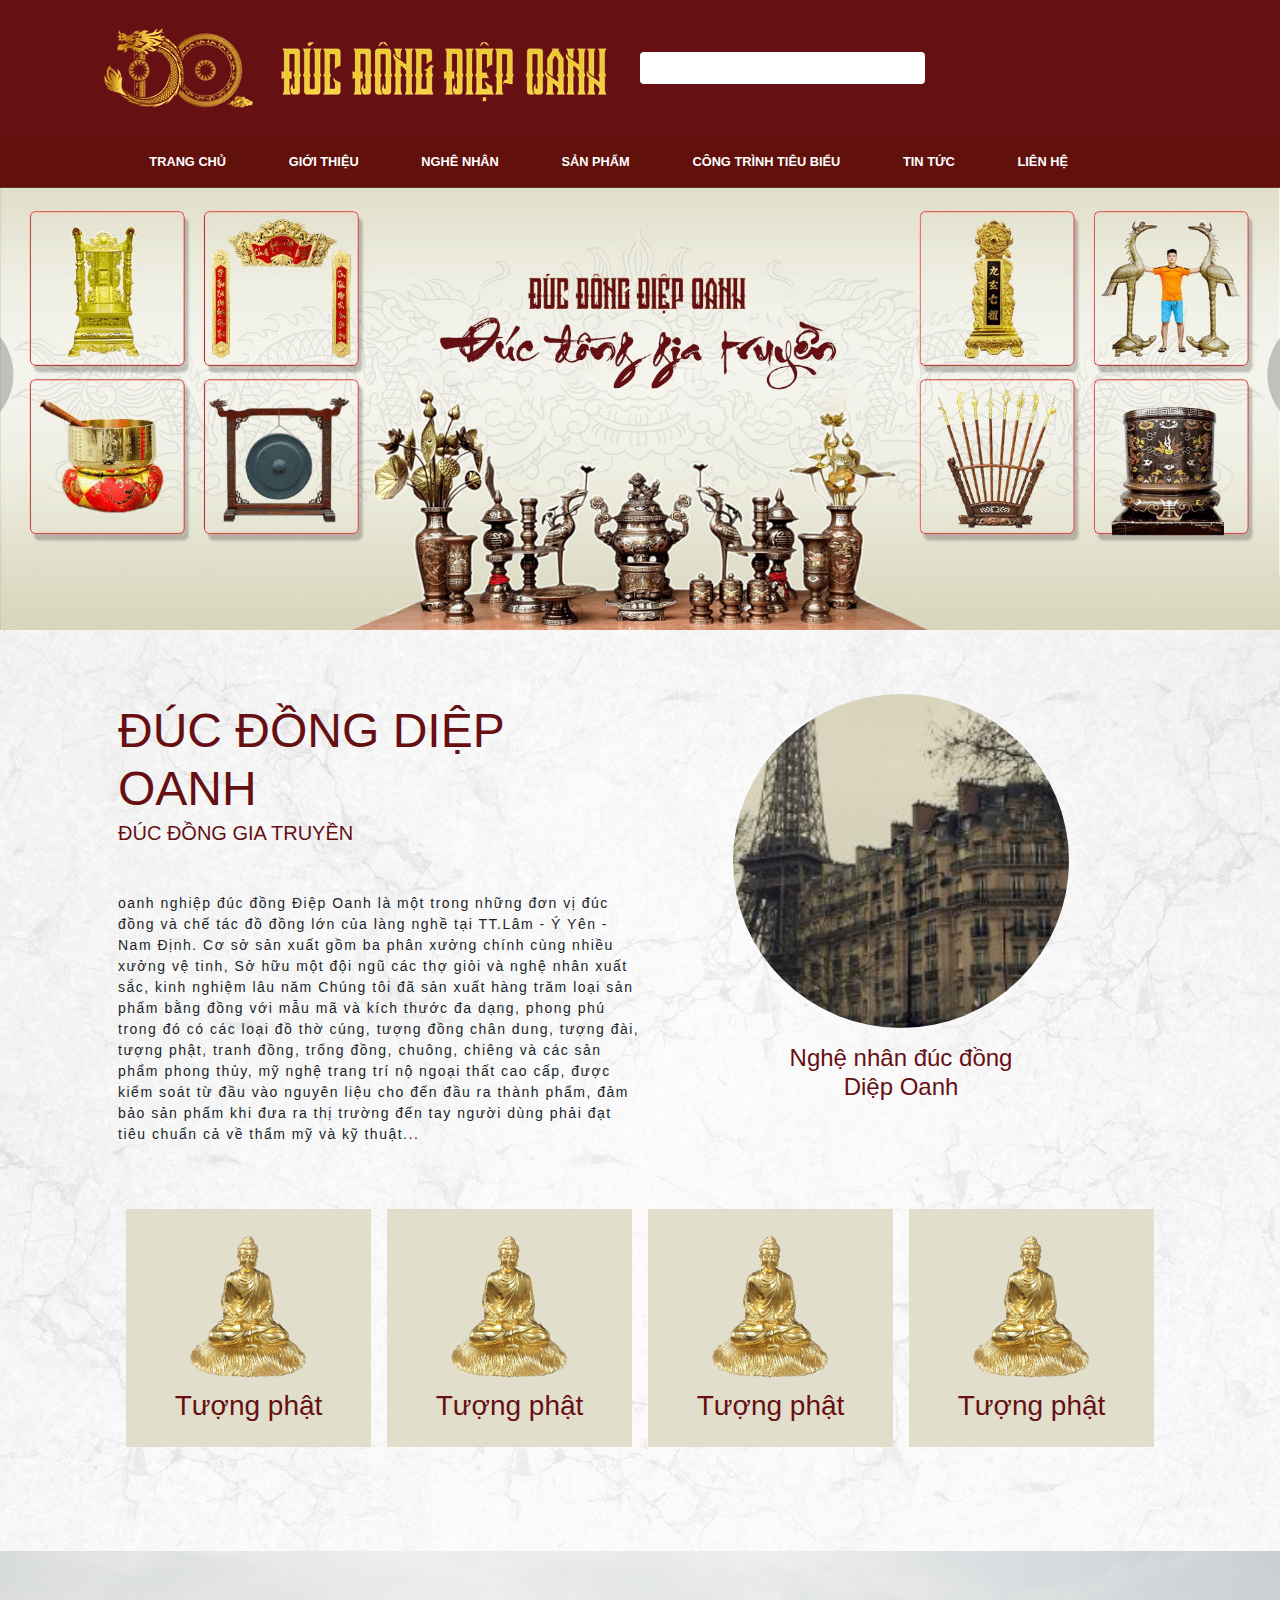
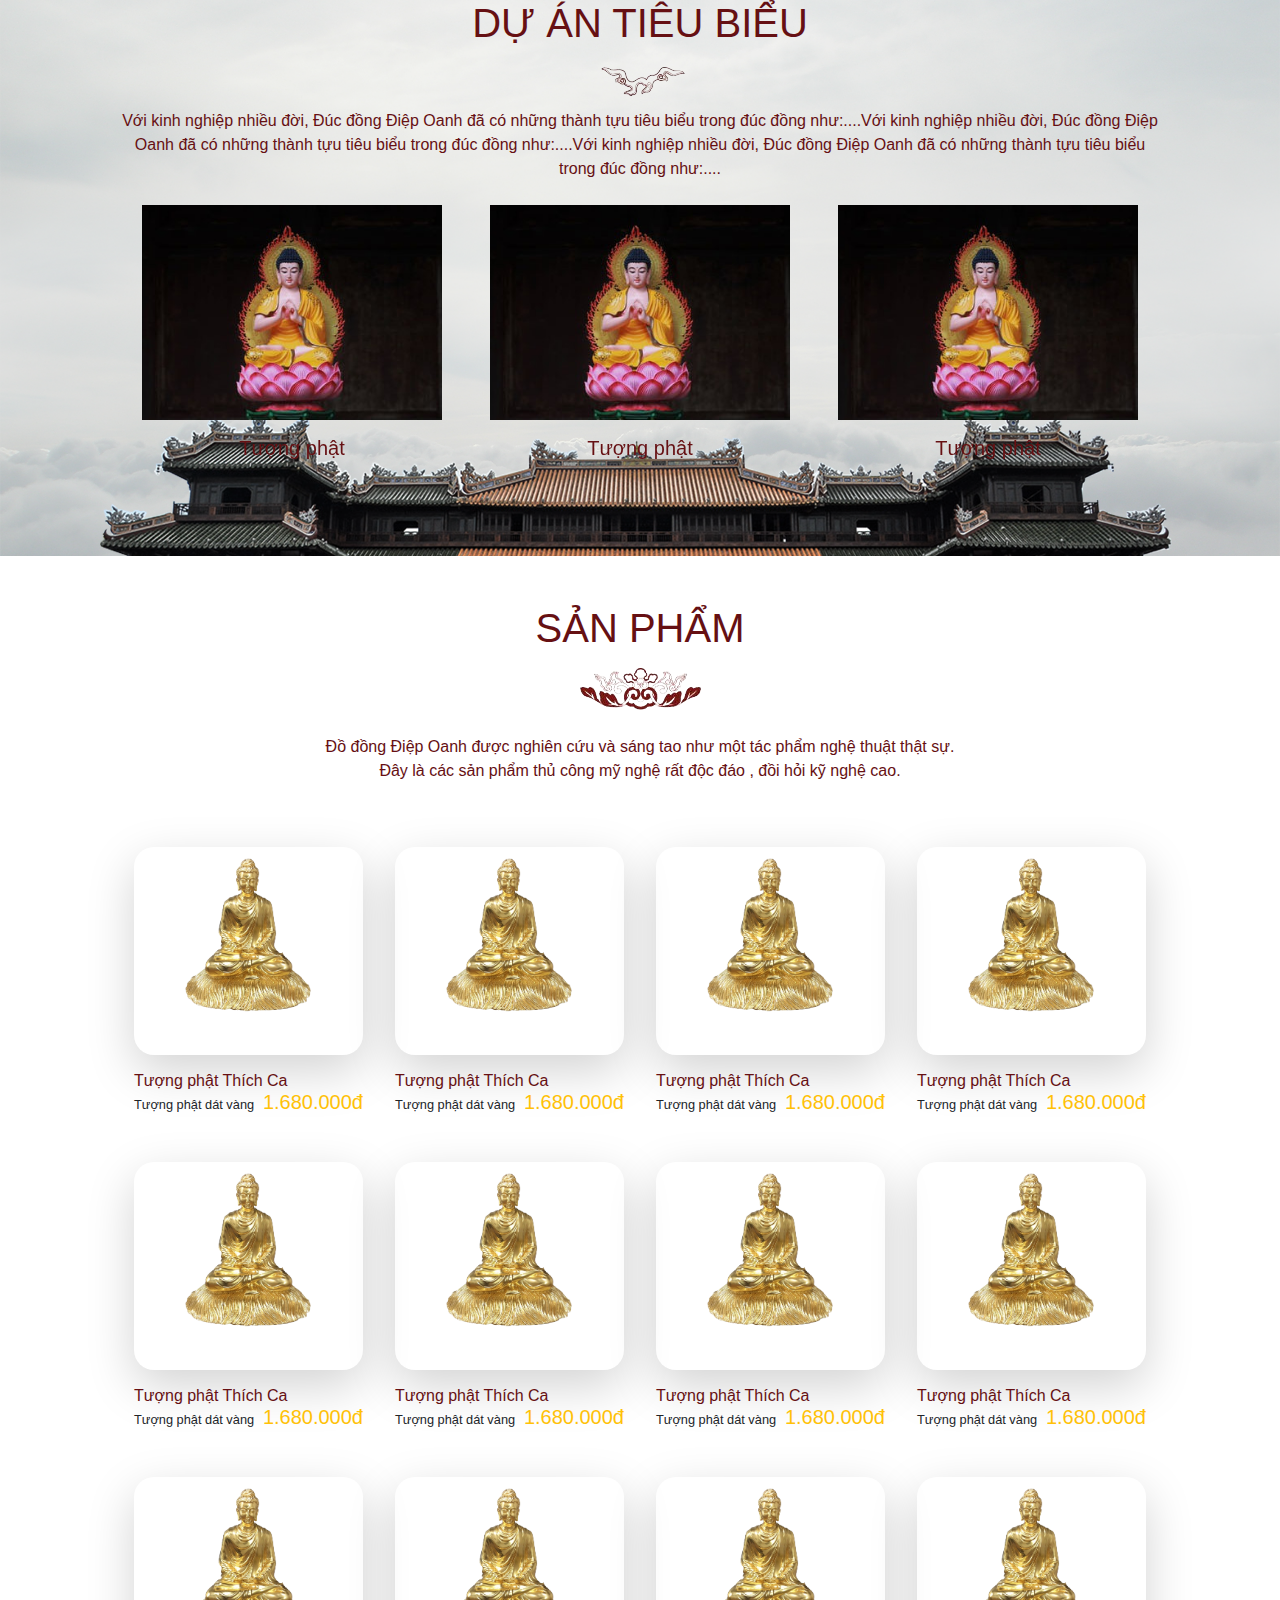
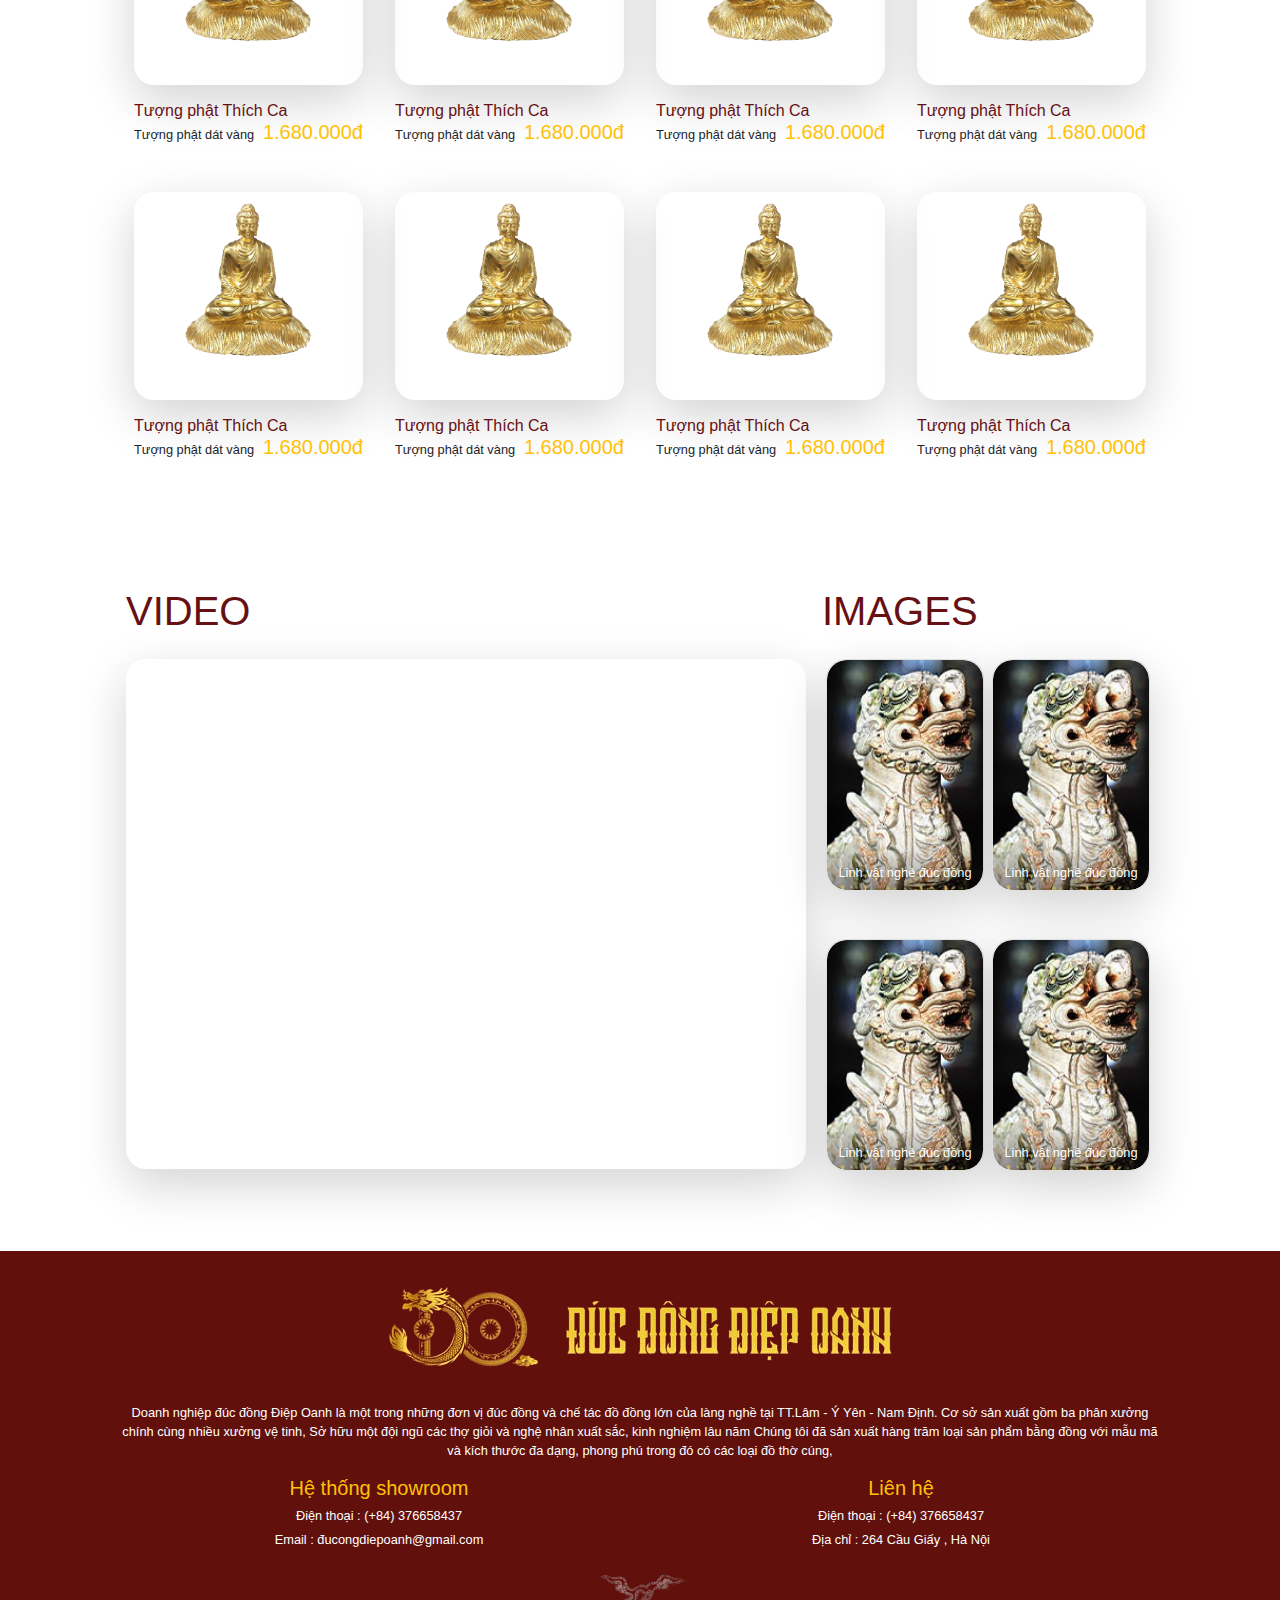
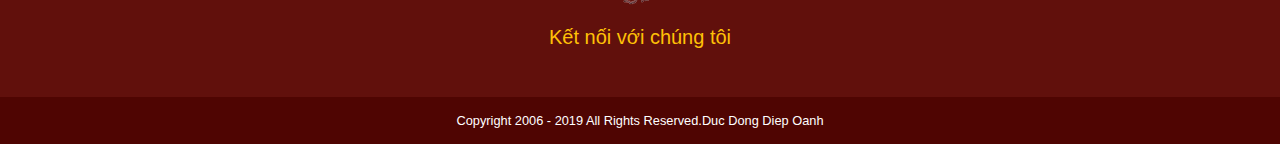
<file: pages/index.html>
<!DOCTYPE html>
<html lang="en">
<head>
    <meta charset="UTF-8">
    <title>Home</title>
    <meta name="viewport" content="width=device-width, initial-scale=1.0">
    <link rel="stylesheet" href="../assets/css/bootstrap.min.css">
    <link rel="stylesheet" href="../assets/css/custom.css">
    <link rel="stylesheet" href="../assets/css/owl.carousel.min.css">
    <link rel="stylesheet" href="../assets/css/owl.theme.default.min.css">

    <link rel="stylesheet" href="https://use.fontawesome.com/releases/v5.15.4/css/all.css"
          integrity="sha384-DyZ88mC6Up2uqS4h/KRgHuoeGwBcD4Ng9SiP4dIRy0EXTlnuz47vAwmeGwVChigm" crossorigin="anonymous"/>
    <style>
        .introduce-product .image-card {
            min-height: 230px;
            max-height: 250px;
            overflow: hidden;
        }
        .introduce-product .image-card img {
            min-height: 230px;
        }
        .introduce-artis .title {
            font-size: 48px !important;
        }
        .introduce-artis .sub-title {
            font-size: 20px !important;
        }
        .introduce-artis .desc {
            font-size: 14px !important;
            letter-spacing: 1.5px;
        }
        .avatar-wraper {
            overflow: hidden;
            max-height: 334px !important;
            min-height: 334px !important;
            object-fit: cover;
            border-radius: 50%;
            max-width: 336px !important;
        }
        .avatar-wraper .avatar {
            transform: scale(2);
        }
        .good-project {
            background-image: url("../assets/images/product-introduce-bg.png");
            background-size: cover;
            background-position: top;
        }
        .introduce-artis {
            background-image: url("../assets/images/backchitiettintuc.png");
            background-size: cover;
        }

    </style>
</head>

<body>
<header>
    <!-- top banner -->
    <div class="banner-wrap">
        <div class="container mx-auto">
            <div class="row align-items-center">
                <div class="col-6 col-sm-6 col-md-6 col-lg-6 col-xl-6 py-2 text-center px-1 px-sm-0">
                    <img src="../assets/images/logo.png" alt="logo" class="header-logo img-fluid">
                </div>
                <div class="col-6 col-sm-6 col-md-6 col-lg-6 col-xl-6 w-100">
                    <div class="row d-flex justify-content-around align-items-center h-100">
                        <div class="d-none d-md-block col-12 col-sm-6 col-md-6 col-lg-6 col-xl-6">
                            <form action="">
                                <input type="search" name="" class="px-2 py-1 border-0 rounded w-100">
                            </form>
                        </div>
                        <div class="col-12 col-sm-12 pb-sm-0 col-md-6 col-lg-6 col-xl-6">
                            <ul class="d-flex list-social-icon justify-content-end px-2 justify-content-sm-end justify-content-md-center align-items-center list-unstyled">
                                <li class="d-none  d-md-inline">
                                    <span class="fa-stack">
                                        <i class="fas fa-circle text-white fa-stack-2x"></i>
                                        <i class="fab fa-facebook text-dark fa-stack-1x fa-inverse"></i>
                                      </span>
                                </li>
                                <li class="d-none  d-md-inline">
                                    <span class="fa-stack">
                                        <i class="fas fa-circle text-white fa-stack-2x"></i>
                                        <i class="fab fa-youtube text-dark  fa-stack-1x fa-inverse"></i>
                                      </span>
                                </li>
                                <li class="d-none  d-md-inline">
                                    <span class="fa-stack">
                                        <i class="fas fa-circle text-white fa-stack-2x"></i>
                                        <i class="fab fa-linkedin text-dark fa-stack-1x fa-inverse"></i>
                                      </span>
                                </li>
                                <li class="d-none  d-md-inline">
                                    <span class="fa-stack">
                                        <i class="fas fa-circle text-white fa-stack-2x"></i>
                                        <i class="fab fa-instagram text-dark fa-stack-1x fa-inverse"></i>
                                      </span>
                                </li>
                                <button class="d-block d-md-none rounded" id="navbar-toggler-btn" type="button"
                                        data-show="0">
                                    <span class="fa-stack">
                                        <i class="fas fa-circle text-white fa-stack-2x"></i>
                                        <i class="fas fa-bars text-dark fa-stack-1x fa-inverse"></i>
                                      </span>
                                </button>
                            </ul>
                        </div>
                    </div>
                </div>
            </div>
        </div>
    </div>
    <!-- end top banner -->
    <!-- main nav -->
    <div class="bg-main main-nav">
        <div class="container m-auto">
            <nav class="navbar navbar-expand-md navbar-dark px-5 py-2 py-md-2" id="main-nav">

                <i class="d-block d-md-none fas fa-times text-dark" id="toggler-close-btn" data-hide="1"></i>

                <div class="sidebar w-100" id="main-sidebar">

                    <ul class="navbar-nav d-block d-md-flex justify-content-around align-items-center  w-100 py-2">
                        <li class="nav-item px-2 py-md-0 py-2 d-block d-md-none">
                            <img src="../assets/images/logo.png" class="img-fluid" alt="">
                        </li>
                        <li class="nav-item px-2 py-md-0 py-2"><a href="#" class="nav-link text-white">TRANG CHỦ</a>
                        </li>
                        <li class="nav-item px-2 py-md-0 py-2"><a href="#" class="nav-link text-white">GIỚI THIỆU</a>
                        </li>
                        <li class="nav-item px-2 py-md-0 py-2"><a href="#" class="nav-link text-white">NGHÊ NHÂN</a>
                        </li>
                        <li class="nav-item px-2 py-md-0 py-2"><a href="#" class="nav-link text-white">SẢN PHẨM</a></li>
                        <li class="nav-item px-2 py-md-0 py-2"><a href="#" class="nav-link text-white">CÔNG TRÌNH TIÊU
                            BIỂU</a></li>
                        <li class="nav-item px-2 py-md-0 py-2"><a href="#" class="nav-link text-white">TIN TỨC</a></li>
                        <li class="nav-item px-2 py-md-0 py-2"><a href="#" class="nav-link text-white">LIÊN HỆ</a></li>
                        <li class="nav-item px-2 py-md-0 py-2">
                            <div class="d-block d-md-none">
                                <form action="">
                                    <input type="search" name="" class="px-2 border-0 rounded w-100"
                                           id="header-search-input">
                                </form>
                            </div>
                        </li>
                    </ul>
                </div>
            </nav>
        </div>
    </div>
    <!-- end main nav -->
    <!-- start header banner -->
    <section class="container-fluid">
        <img src="../assets/images/header_banner.jpg" class="img-fluid" alt="">
    </section>
</header>

<!-- end header banner -->
<!-- start gioi thieu nghe nhan -->
<section class="introduce-artis">
    <div class="container mx-auto p-5">
        <div class="row">
            <div class="col-12 col-sm-12 col-md-12 col-lg-6 d-flex md-order-last justify-content-center align-items-center h-100">
                <div>
                    <h1 class="title pt-4 pb-1 text-main">ĐÚC ĐỒNG DIỆP OANH</h1>
                    <h2 class="sub-title pb-4 text-main">ĐÚC ĐỒNG GIA TRUYỀN</h2>
                    <p class="desc pb-2 pt-4">oanh nghiệp đúc đồng Điệp Oanh là một trong những đơn vị đúc đồng và chế
                        tác đồ
                        đồng lớn của làng nghề tại TT.Lâm - Ý Yên - Nam Định. Cơ sở sản xuất gồm ba phân
                        xưởng chính cùng nhiều xưởng vệ tinh, Sở hữu một đội ngũ các thợ giỏi và nghệ nhân
                        xuất sắc, kinh nghiệm lâu năm Chúng tôi đã sản xuất hàng trăm loại sản phẩm bằng
                        đồng với mẫu mã và kích thước đa dạng, phong phú trong đó có các loại đồ thờ cúng,
                        tượng đồng chân dung, tượng đài, tượng phật, tranh đồng, trống đồng, chuông, chiêng
                        và các sản phẩm phong thủy, mỹ nghệ trang trí nộ ngoại thất cao cấp, được kiểm soát
                        từ đầu vào nguyên liệu cho đến đầu ra thành phẩm, đảm bảo sản phẩm khi đưa ra thị
                        trường đến tay người dùng phải đạt tiêu chuẩn cả về thẩm mỹ và kỹ thuật... </p>
                </div>
            </div>
            <div class="col-12 col-sm-12 col-md-12 col-lg-6 px-sm-5 md-order-first px-0">
                <div class="avatar-wraper my-3 text-center mx-auto">
                    <img src="../assets/images/paris.jpg" class="img-fluid avatar " alt="">
                </div>
                <h4 class="text-center text-main">Nghệ nhân đúc đồng <br/> Diệp Oanh</h4>
            </div>
        </div>
        <div class="row py-5">
            <div class="col-12 col-sm-6 col-md-6 col-lg-3 p-2">
                <div class="product-card bg-product-card text-center p-4">
                    <img src="../assets/images/product.png" class="img-fluid pb-2" alt="">
                    <h3 class="text-main">Tượng phật</h3>
                </div>
            </div>
            <div class="col-12 col-sm-6 col-md-6 col-lg-3 p-2">
                <div class="product-card bg-product-card text-center p-4">
                    <img src="../assets/images/product.png" class="img-fluid pb-2" alt="">
                    <h3 class="text-main">Tượng phật</h3>
                </div>
            </div>
            <div class="col-12 col-sm-6 col-md-6 col-lg-3 p-2">
                <div class="product-card bg-product-card text-center p-4">
                    <img src="../assets/images/product.png" class="img-fluid pb-2" alt="">
                    <h3 class="text-main">Tượng phật</h3>
                </div>
            </div>
            <div class="col-12 col-sm-6 col-md-6 col-lg-3 p-2">
                <div class="product-card bg-product-card text-center p-4">
                    <img src="../assets/images/product.png" class="img-fluid pb-2" alt="">
                    <h3 class="text-main">Tượng phật</h3>

                </div>
            </div>
        </div>
    </div>
</section>
<!-- end phan gioi thieu nghe nhan  -->
<!-- gioi thieu du an tieu bieu -->
<section class="good-project">
    <div class="container p-5 mx-auto">
        <h1 class="text-main text-center">DỰ ÁN TIÊU BIỂU</h1>
        <div class="text-center"><img src="../assets/images/good_projects_stiker.png" class="img-fluid py-2" alt="">
        </div>
        <p class="text-center text-main">
            Với kinh nghiệp nhiều đời, Đúc đồng Điệp Oanh đã có những thành tựu tiêu biểu trong đúc đồng như:....Với
            kinh nghiệp nhiều đời, Đúc đồng Điệp Oanh đã có những thành tựu tiêu biểu trong đúc đồng như:....Với kinh
            nghiệp nhiều đời, Đúc đồng Điệp
            Oanh đã có những thành tựu tiêu biểu trong đúc đồng như:....
        </p>
        <div class="owl-carousel">
            <div class="product-card text-center p-2 p-sm-4">
                <img src="../assets/images/good-product.jpg" class="img-fluid pb-3" alt="">
                <h5 class="text-main sm-small">Tượng phật</h5>
            </div>
            <div class="product-card text-center p-2 p-sm-4">
                <img src="../assets/images/good-product.jpg" class="img-fluid pb-3" alt="">
                <h5 class="text-main">Tượng phật</h5>
            </div>
            <div class="product-card text-center p-2 p-sm-4">
                <img src="../assets/images/good-product.jpg" class="img-fluid pb-3" alt="">
                <h5 class="text-main">Tượng phật</h5>
            </div>
            <div class="product-card text-center p-2 p-sm-4">
                <img src="../assets/images/good-product.jpg" class="img-fluid pb-3" alt="">
                <h5 class="text-main">Tượng phật</h5>
            </div>
            <div class="product-card text-center p-2 p-sm-4">
                <img src="../assets/images/good-product.jpg" class="img-fluid pb-3" alt="">
                <h5 class="text-main">Tượng phật</h5>
            </div>
        </div>
    </div>
</section>
<!-- ket thuc phan gioi thieu duu an tieu bieu -->
<!-- bat dau phan san pham -->
<section class="products">
    <div class="container p-5 mx-auto">
        <h1 class="text-main text-center">SẢN PHẨM</h1>
        <div class="text-center"><img src="../assets/images/products-sticker.png" class="img-fluid py-2" alt=""></div>
        <p class="text-center text-main">
            Đồ đồng Điệp Oanh được nghiên cứu và sáng tao như một tác phẩm nghệ thuật thật sự. <br>
            Đây là các sản phẩm thủ công mỹ nghệ rất độc đáo , đồi hỏi kỹ nghệ cao.
        </p>
        <div class="row pt-5 pb-2">
            <div class="col-12 col-sm-6 col-md-6 col-lg-3 p-3">
                <div class="product-card shadow-lg rounded-20 text-center p-2 mb-3">
                    <img src="../assets/images/product.png" class="img-fluid pb-2" alt="">
                    <div class="d-flex justify-content-center align-items-center pb-4">
                        <i class="small fas mx-1 fa-star text-warning"></i>
                        <i class="small fas mx-1 fa-star text-warning"></i>
                        <i class="small fas mx-1 fa-star text-warning"></i>
                        <i class="small far mx-1 fa-star text-warning"></i>
                        <i class="small far mx-1 fa-star text-warning"></i>
                    </div>
                </div>
                <h6 class="text-main">Tượng phật Thích Ca</h6>
                <div class="d-flex justify-content-between align-items-end">
                    <p class="small">Tượng phật dát vàng</p>
                    <h5 class="text-warning">1.680.000đ</h5>
                </div>

            </div>
            <div class="col-12 col-sm-6 col-md-6 col-lg-3 p-3">
                <div class="product-card shadow-lg rounded-20 text-center p-2 mb-3">
                    <img src="../assets/images/product.png" class="img-fluid pb-2" alt="">
                    <div class="d-flex justify-content-center align-items-center pb-4">
                        <i class="small fas mx-1 fa-star text-warning"></i>
                        <i class="small fas mx-1 fa-star text-warning"></i>
                        <i class="small fas mx-1 fa-star text-warning"></i>
                        <i class="small far mx-1 fa-star text-warning"></i>
                        <i class="small far mx-1 fa-star text-warning"></i>
                    </div>
                </div>
                <h6 class="text-main">Tượng phật Thích Ca</h6>
                <div class="d-flex justify-content-between align-items-end">
                    <p class="small">Tượng phật dát vàng</p>
                    <h5 class="text-warning">1.680.000đ</h5>
                </div>

            </div>
            <div class="col-12 col-sm-6 col-md-6 col-lg-3 p-3">
                <div class="product-card shadow-lg rounded-20 text-center p-2 mb-3">
                    <img src="../assets/images/product.png" class="img-fluid pb-2" alt="">
                    <div class="d-flex justify-content-center align-items-center pb-4">
                        <i class="small fas mx-1 fa-star text-warning"></i>
                        <i class="small fas mx-1 fa-star text-warning"></i>
                        <i class="small fas mx-1 fa-star text-warning"></i>
                        <i class="small far mx-1 fa-star text-warning"></i>
                        <i class="small far mx-1 fa-star text-warning"></i>
                    </div>
                </div>
                <h6 class="text-main">Tượng phật Thích Ca</h6>
                <div class="d-flex justify-content-between align-items-end">
                    <p class="small">Tượng phật dát vàng</p>
                    <h5 class="text-warning">1.680.000đ</h5>
                </div>

            </div>
            <div class="col-12 col-sm-6 col-md-6 col-lg-3 p-3">
                <div class="product-card shadow-lg rounded-20 text-center p-2 mb-3">
                    <img src="../assets/images/product.png" class="img-fluid pb-2" alt="">
                    <div class="d-flex justify-content-center align-items-center pb-4">
                        <i class="small fas mx-1 fa-star text-warning"></i>
                        <i class="small fas mx-1 fa-star text-warning"></i>
                        <i class="small fas mx-1 fa-star text-warning"></i>
                        <i class="small far mx-1 fa-star text-warning"></i>
                        <i class="small far mx-1 fa-star text-warning"></i>
                    </div>
                </div>
                <h6 class="text-main">Tượng phật Thích Ca</h6>
                <div class="d-flex justify-content-between align-items-end">
                    <p class="small">Tượng phật dát vàng</p>
                    <h5 class="text-warning">1.680.000đ</h5>
                </div>

            </div>
        </div>
        <div class="row py-2">
            <div class="col-12 col-sm-6 col-md-6 col-lg-3 p-3">
                <div class="product-card shadow-lg rounded-20 text-center p-2 mb-3">
                    <img src="../assets/images/product.png" class="img-fluid pb-2" alt="">
                    <div class="d-flex justify-content-center align-items-center pb-4">
                        <i class="small fas mx-1 fa-star text-warning"></i>
                        <i class="small fas mx-1 fa-star text-warning"></i>
                        <i class="small fas mx-1 fa-star text-warning"></i>
                        <i class="small far mx-1 fa-star text-warning"></i>
                        <i class="small far mx-1 fa-star text-warning"></i>
                    </div>
                </div>
                <h6 class="text-main">Tượng phật Thích Ca</h6>
                <div class="d-flex justify-content-between align-items-end">
                    <p class="small">Tượng phật dát vàng</p>
                    <h5 class="text-warning">1.680.000đ</h5>
                </div>

            </div>
            <div class="col-12 col-sm-6 col-md-6 col-lg-3 p-3">
                <div class="product-card shadow-lg rounded-20 text-center p-2 mb-3">
                    <img src="../assets/images/product.png" class="img-fluid pb-2" alt="">
                    <div class="d-flex justify-content-center align-items-center pb-4">
                        <i class="small fas mx-1 fa-star text-warning"></i>
                        <i class="small fas mx-1 fa-star text-warning"></i>
                        <i class="small fas mx-1 fa-star text-warning"></i>
                        <i class="small far mx-1 fa-star text-warning"></i>
                        <i class="small far mx-1 fa-star text-warning"></i>
                    </div>
                </div>
                <h6 class="text-main">Tượng phật Thích Ca</h6>
                <div class="d-flex justify-content-between align-items-end">
                    <p class="small">Tượng phật dát vàng</p>
                    <h5 class="text-warning">1.680.000đ</h5>
                </div>

            </div>
            <div class="col-12 col-sm-6 col-md-6 col-lg-3 p-3">
                <div class="product-card shadow-lg rounded-20 text-center p-2 mb-3">
                    <img src="../assets/images/product.png" class="img-fluid pb-2" alt="">
                    <div class="d-flex justify-content-center align-items-center pb-4">
                        <i class="small fas mx-1 fa-star text-warning"></i>
                        <i class="small fas mx-1 fa-star text-warning"></i>
                        <i class="small fas mx-1 fa-star text-warning"></i>
                        <i class="small far mx-1 fa-star text-warning"></i>
                        <i class="small far mx-1 fa-star text-warning"></i>
                    </div>
                </div>
                <h6 class="text-main">Tượng phật Thích Ca</h6>
                <div class="d-flex justify-content-between align-items-end">
                    <p class="small">Tượng phật dát vàng</p>
                    <h5 class="text-warning">1.680.000đ</h5>
                </div>

            </div>
            <div class="col-12 col-sm-6 col-md-6 col-lg-3 p-3">
                <div class="product-card shadow-lg rounded-20 text-center p-2 mb-3">
                    <img src="../assets/images/product.png" class="img-fluid pb-2" alt="">
                    <div class="d-flex justify-content-center align-items-center pb-4">
                        <i class="small fas mx-1 fa-star text-warning"></i>
                        <i class="small fas mx-1 fa-star text-warning"></i>
                        <i class="small fas mx-1 fa-star text-warning"></i>
                        <i class="small far mx-1 fa-star text-warning"></i>
                        <i class="small far mx-1 fa-star text-warning"></i>
                    </div>
                </div>
                <h6 class="text-main">Tượng phật Thích Ca</h6>
                <div class="d-flex justify-content-between align-items-end">
                    <p class="small">Tượng phật dát vàng</p>
                    <h5 class="text-warning">1.680.000đ</h5>
                </div>

            </div>
        </div>
        <div class="row py-2">
            <div class="col-12 col-sm-6 col-md-6 col-lg-3 p-3">
                <div class="product-card shadow-lg rounded-20 text-center p-2 mb-3">
                    <img src="../assets/images/product.png" class="img-fluid pb-2" alt="">
                    <div class="d-flex justify-content-center align-items-center pb-4">
                        <i class="small fas mx-1 fa-star text-warning"></i>
                        <i class="small fas mx-1 fa-star text-warning"></i>
                        <i class="small fas mx-1 fa-star text-warning"></i>
                        <i class="small far mx-1 fa-star text-warning"></i>
                        <i class="small far mx-1 fa-star text-warning"></i>
                    </div>
                </div>
                <h6 class="text-main">Tượng phật Thích Ca</h6>
                <div class="d-flex justify-content-between align-items-end">
                    <p class="small">Tượng phật dát vàng</p>
                    <h5 class="text-warning">1.680.000đ</h5>
                </div>

            </div>
            <div class="col-12 col-sm-6 col-md-6 col-lg-3 p-3">
                <div class="product-card shadow-lg rounded-20 text-center p-2 mb-3">
                    <img src="../assets/images/product.png" class="img-fluid pb-2" alt="">
                    <div class="d-flex justify-content-center align-items-center pb-4">
                        <i class="small fas mx-1 fa-star text-warning"></i>
                        <i class="small fas mx-1 fa-star text-warning"></i>
                        <i class="small fas mx-1 fa-star text-warning"></i>
                        <i class="small far mx-1 fa-star text-warning"></i>
                        <i class="small far mx-1 fa-star text-warning"></i>
                    </div>
                </div>
                <h6 class="text-main">Tượng phật Thích Ca</h6>
                <div class="d-flex justify-content-between align-items-end">
                    <p class="small">Tượng phật dát vàng</p>
                    <h5 class="text-warning">1.680.000đ</h5>
                </div>

            </div>
            <div class="col-12 col-sm-6 col-md-6 col-lg-3 p-3">
                <div class="product-card shadow-lg rounded-20 text-center p-2 mb-3">
                    <img src="../assets/images/product.png" class="img-fluid pb-2" alt="">
                    <div class="d-flex justify-content-center align-items-center pb-4">
                        <i class="small fas mx-1 fa-star text-warning"></i>
                        <i class="small fas mx-1 fa-star text-warning"></i>
                        <i class="small fas mx-1 fa-star text-warning"></i>
                        <i class="small far mx-1 fa-star text-warning"></i>
                        <i class="small far mx-1 fa-star text-warning"></i>
                    </div>
                </div>
                <h6 class="text-main">Tượng phật Thích Ca</h6>
                <div class="d-flex justify-content-between align-items-end">
                    <p class="small">Tượng phật dát vàng</p>
                    <h5 class="text-warning">1.680.000đ</h5>
                </div>

            </div>
            <div class="col-12 col-sm-6 col-md-6 col-lg-3 p-3">
                <div class="product-card shadow-lg rounded-20 text-center p-2 mb-3">
                    <img src="../assets/images/product.png" class="img-fluid pb-2" alt="">
                    <div class="d-flex justify-content-center align-items-center pb-4">
                        <i class="small fas mx-1 fa-star text-warning"></i>
                        <i class="small fas mx-1 fa-star text-warning"></i>
                        <i class="small fas mx-1 fa-star text-warning"></i>
                        <i class="small far mx-1 fa-star text-warning"></i>
                        <i class="small far mx-1 fa-star text-warning"></i>
                    </div>
                </div>
                <h6 class="text-main">Tượng phật Thích Ca</h6>
                <div class="d-flex justify-content-between align-items-end">
                    <p class="small">Tượng phật dát vàng</p>
                    <h5 class="text-warning">1.680.000đ</h5>
                </div>

            </div>
        </div>
        <div class="row py-2">
            <div class="col-12 col-sm-6 col-md-6 col-lg-3 p-3">
                <div class="product-card shadow-lg rounded-20 text-center p-2 mb-3">
                    <img src="../assets/images/product.png" class="img-fluid pb-2" alt="">
                    <div class="d-flex justify-content-center align-items-center pb-4">
                        <i class="small fas mx-1 fa-star text-warning"></i>
                        <i class="small fas mx-1 fa-star text-warning"></i>
                        <i class="small fas mx-1 fa-star text-warning"></i>
                        <i class="small far mx-1 fa-star text-warning"></i>
                        <i class="small far mx-1 fa-star text-warning"></i>
                    </div>
                </div>
                <h6 class="text-main">Tượng phật Thích Ca</h6>
                <div class="d-flex justify-content-between align-items-end">
                    <p class="small">Tượng phật dát vàng</p>
                    <h5 class="text-warning">1.680.000đ</h5>
                </div>

            </div>
            <div class="col-12 col-sm-6 col-md-6 col-lg-3 p-3">
                <div class="product-card shadow-lg rounded-20 text-center p-2 mb-3">
                    <img src="../assets/images/product.png" class="img-fluid pb-2" alt="">
                    <div class="d-flex justify-content-center align-items-center pb-4">
                        <i class="small fas mx-1 fa-star text-warning"></i>
                        <i class="small fas mx-1 fa-star text-warning"></i>
                        <i class="small fas mx-1 fa-star text-warning"></i>
                        <i class="small far mx-1 fa-star text-warning"></i>
                        <i class="small far mx-1 fa-star text-warning"></i>
                    </div>
                </div>
                <h6 class="text-main">Tượng phật Thích Ca</h6>
                <div class="d-flex justify-content-between align-items-end">
                    <p class="small">Tượng phật dát vàng</p>
                    <h5 class="text-warning">1.680.000đ</h5>
                </div>

            </div>
            <div class="col-12 col-sm-6 col-md-6 col-lg-3 p-3">
                <div class="product-card shadow-lg rounded-20 text-center p-2 mb-3">
                    <img src="../assets/images/product.png" class="img-fluid pb-2" alt="">
                    <div class="d-flex justify-content-center align-items-center pb-4">
                        <i class="small fas mx-1 fa-star text-warning"></i>
                        <i class="small fas mx-1 fa-star text-warning"></i>
                        <i class="small fas mx-1 fa-star text-warning"></i>
                        <i class="small far mx-1 fa-star text-warning"></i>
                        <i class="small far mx-1 fa-star text-warning"></i>
                    </div>
                </div>
                <h6 class="text-main">Tượng phật Thích Ca</h6>
                <div class="d-flex justify-content-between align-items-end">
                    <p class="small">Tượng phật dát vàng</p>
                    <h5 class="text-warning">1.680.000đ</h5>
                </div>

            </div>
            <div class="col-12 col-sm-6 col-md-6 col-lg-3 p-3">
                <div class="product-card shadow-lg rounded-20 text-center p-2 mb-3">
                    <img src="../assets/images/product.png" class="img-fluid pb-2" alt="">
                    <div class="d-flex justify-content-center align-items-center pb-4">
                        <i class="small fas mx-1 fa-star text-warning"></i>
                        <i class="small fas mx-1 fa-star text-warning"></i>
                        <i class="small fas mx-1 fa-star text-warning"></i>
                        <i class="small far mx-1 fa-star text-warning"></i>
                        <i class="small far mx-1 fa-star text-warning"></i>
                    </div>
                </div>
                <h6 class="text-main">Tượng phật Thích Ca</h6>
                <div class="d-flex justify-content-between align-items-end">
                    <p class="small">Tượng phật dát vàng</p>
                    <h5 class="text-warning">1.680.000đ</h5>
                </div>

            </div>
        </div>
    </div>
</section>
<!-- ket thuc phan san pham -->
<!-- bat dau phan video  -->
<section class="introduce-product">
    <div class="container p-5 m-auto">
        <div class="row">
            <div class="col-12 col-sm-12 col-md-8 col-lg-8 p-2">
                <h1 class="text-main">VIDEO</h1>
                <div class="embed-responsive embed-responsive-4by3 rounded-20 shadow-lg my-4">
                    <iframe class="embed-responsive-item" src="https://www.youtube.com/embed/x13fvMdEGs4"
                            title="YouTube video player" frameborder="0"
                            allow="accelerometer; autoplay; clipboard-write; encrypted-media; gyroscope; picture-in-picture"
                            allowfullscreen></iframe>
                </div>
            </div>
            <div class="col-12 col-sm-12 col-md-4 col-lg-4 p-2">
                <h1 class="text-main text-left">IMAGES</h1>
                <div class="row py-4">
                    <div class="col-6 px-1 px-sm-3 px-md-1">
                        <div class="card image-card rounded-20 shadow-lg text-white">
                            <img src="../assets/images/card-image.jpg" class="img-fluid rounded-20" alt="...">
                            <div class="card-img-overlay d-flex justify-content-center align-items-end py-2">
                                <p class="card-title text-center bottom-0 small">Linh vật nghê đúc đồng</p>

                            </div>
                        </div>
                    </div>
                    <div class="col-6 px-1 px-sm-3 px-md-1">
                        <div class="card image-card rounded-20 shadow-lg text-white">
                            <img src="../assets/images/card-image.jpg" class="img-fluid rounded-20" alt="...">
                            <div class="card-img-overlay d-flex justify-content-center align-items-end py-2">
                                <p class="card-title text-center bottom-0 small">Linh vật nghê đúc đồng</p>

                            </div>
                        </div>
                    </div>
                </div>
                <div class="row py-1 py-lg-3 py-xl-4">
                    <div class="col-6 px-1 px-sm-3 px-md-1">
                        <div class="card image-card rounded-20 shadow-lg text-white">
                            <img src="../assets/images/card-image.jpg" class="img-fluid rounded-20" alt="...">
                            <div class="card-img-overlay d-flex justify-content-center align-items-end py-2">
                                <p class="card-title text-center bottom-0 small">Linh vật nghê đúc đồng</p>

                            </div>
                        </div>
                    </div>
                    <div class="col-6 px-1 px-sm-3 px-md-1">
                        <div class="card image-card rounded-20 shadow-lg text-white">
                            <img src="../assets/images/card-image.jpg" class="img-fluid rounded-20" alt="...">
                            <div class="card-img-overlay d-flex justify-content-center align-items-end py-2">
                                <p class="card-title text-center bottom-0 small">Linh vật nghê đúc đồng</p>
                            </div>
                        </div>
                    </div>
                </div>
            </div>
        </div>
    </div>
</section>
<!-- ket thuc phan video -->
<footer class="bg-main container-fluid">
    <div class="container m-auto py-3 px-5">
        <div class="d-flex justify-content-center align-items-center">
            <img src="../assets/images/logo.png" class="img-fluid" alt="">
        </div>
        <p class="text-center small  text-white my-3">
            Doanh nghiệp đúc đồng Điệp Oanh là một trong những đơn vị đúc đồng và chế tác đồ đồng lớn của làng nghề tại
            TT.Lâm - Ý Yên - Nam Định. Cơ sở sản xuất gồm ba phân xưởng chính cùng nhiều xưởng vệ tinh, Sở hữu một đội
            ngũ các thợ giỏi và nghệ nhân xuất sắc, kinh nghiệm lâu năm Chúng tôi đã sản xuất hàng trăm loại sản phẩm
            bằng đồng với mẫu mã và kích thước đa dạng, phong phú trong đó có các loại đồ thờ cúng,
        </p>
        <div class="row">
            <div class="col">
                <h5 class="text-center text-warning">Hệ thống showroom</h5>
                <h6 class="text-center text-white small py-2">Điện thoại : (+84) 376658437</h6>
                <h6 class="text-center text-white small">Email : đucongdiepoanh@gmail.com</h6>
            </div>
            <div class="col text-center">
                <h5 class="text-center text-warning">Liên hệ</h5>
                <h6 class="text-center text-white py-2 small">Điện thoại : (+84) 376658437</h6>
                <h6 class="text-center text-white small">Địa chỉ : 264 Cầu Giấy , Hà Nội</h6>
            </div>
        </div>
        <div class="row py-3">
            <div class="col text-center">
                <img src="../assets/images/good_projects_stiker.png" class="img-fluid" alt="">
            </div>
        </div>
        <div class="row">
            <div class="col">
                <h5 class="text-center text-warning">Kết nối với chúng tôi</h5>
                <ul class="d-flex justify-content-center align-items-center list-unstyled my-3">
                    <li>
                        <span class="fa-stack">
                            <i class="fas fa-circle text-white fa-stack-2x"></i>
                            <i class="fab fa-facebook text-dark fa-stack-1x fa-inverse"></i>
                        </span>
                    </li>
                    <li>
                        <span class="fa-stack">
                            <i class="fas fa-circle text-white fa-stack-2x"></i>
                            <i class="fab fa-youtube text-dark  fa-stack-1x fa-inverse"></i>
                        </span>
                    </li>
                    <li>
                        <span class="fa-stack">
                            <i class="fas fa-circle text-white fa-stack-2x"></i>
                            <i class="fab fa-linkedin text-dark fa-stack-1x fa-inverse"></i>
                        </span>
                    </li>
                    <li>
                        <span class="fa-stack">
                            <i class="fas fa-circle text-white fa-stack-2x"></i>
                            <i class="fab fa-instagram text-dark fa-stack-1x fa-inverse"></i>
                        </span>
                    </li>
                </ul>
            </div>
        </div>
    </div>
    <div class="container-fluid bg-footer py-3">
        <h6 class="text-center text-white small">Copyright 2006 - 2019 All Rights Reserved.Duc Dong Diep Oanh</h6>
    </div>
</footer>
<script src="../assets/js/jquery.slim.min.js"></script>
<script src="../assets/js/bootstrap.bundle.min.js"></script>
<script src="../assets/js/owl.carousel.min.js"></script>
<script src="../assets/js/custom.js"></script>
</body>
</html>
</file>
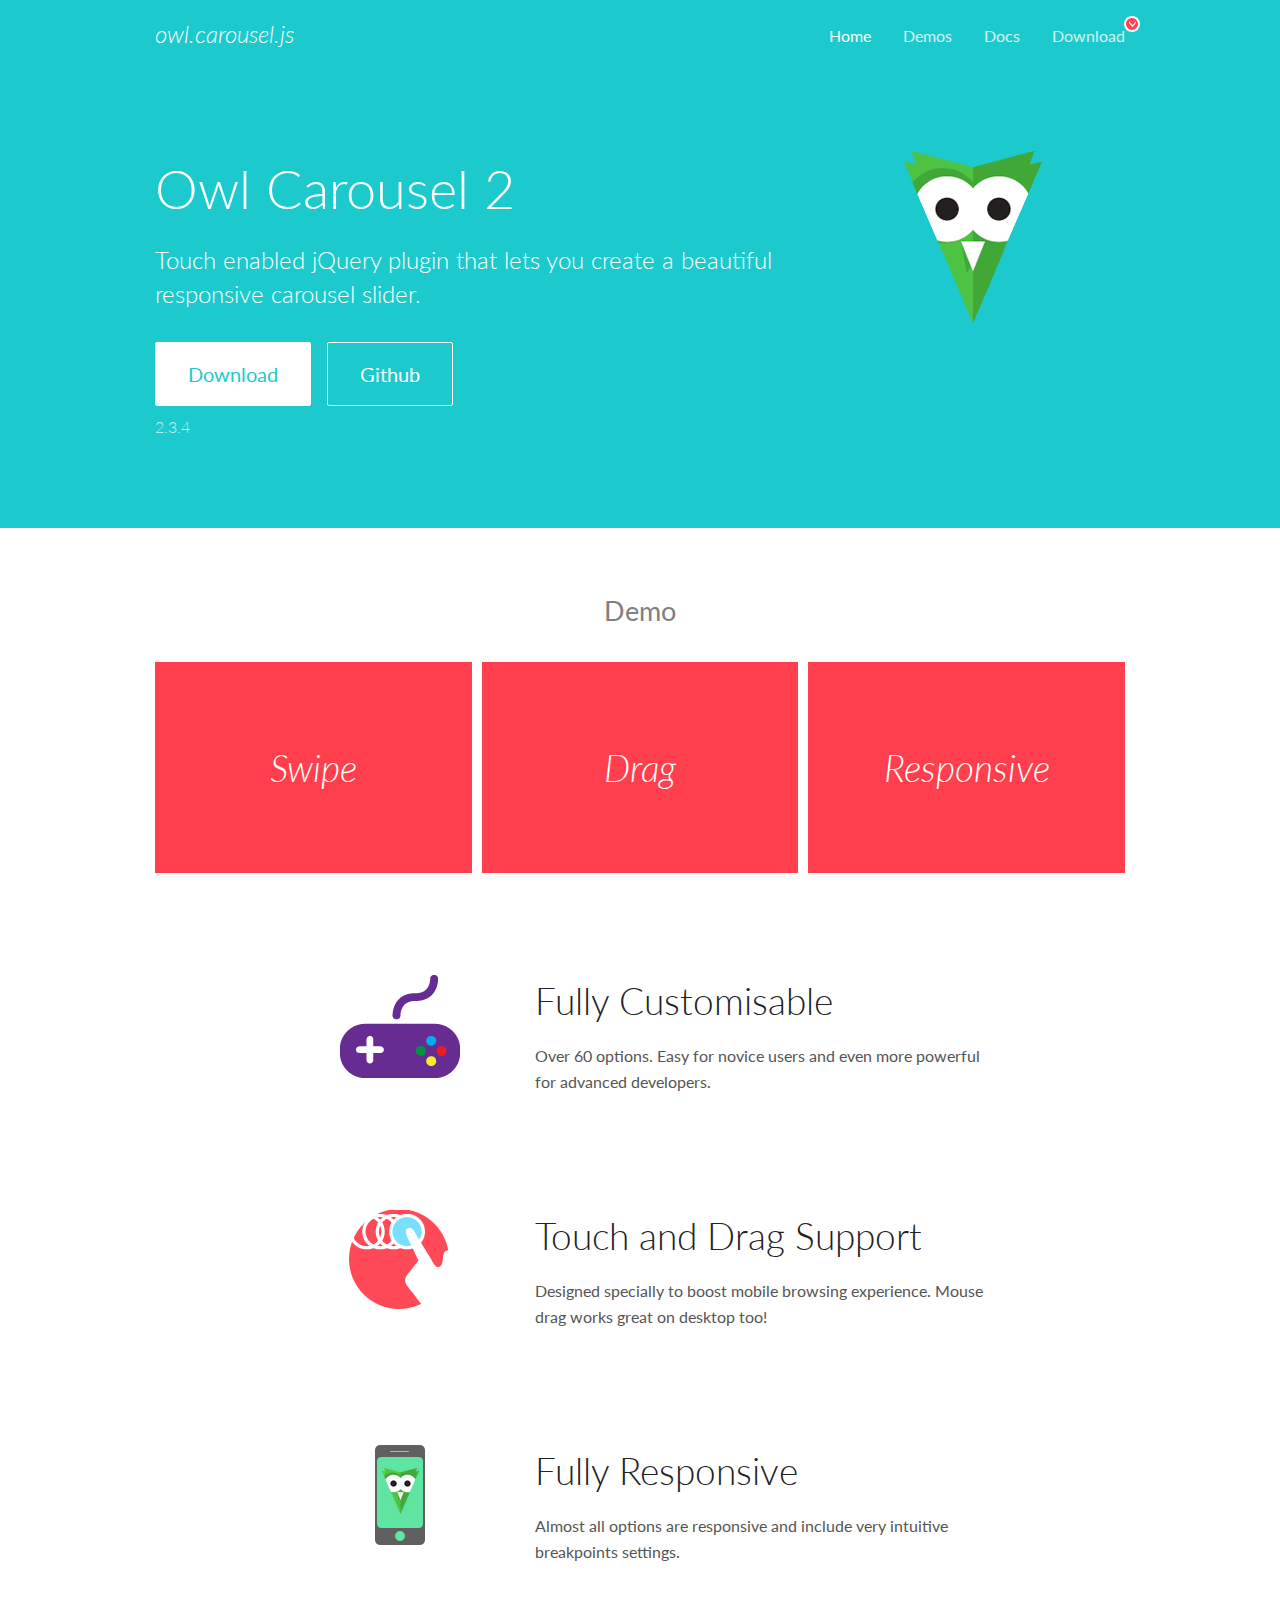
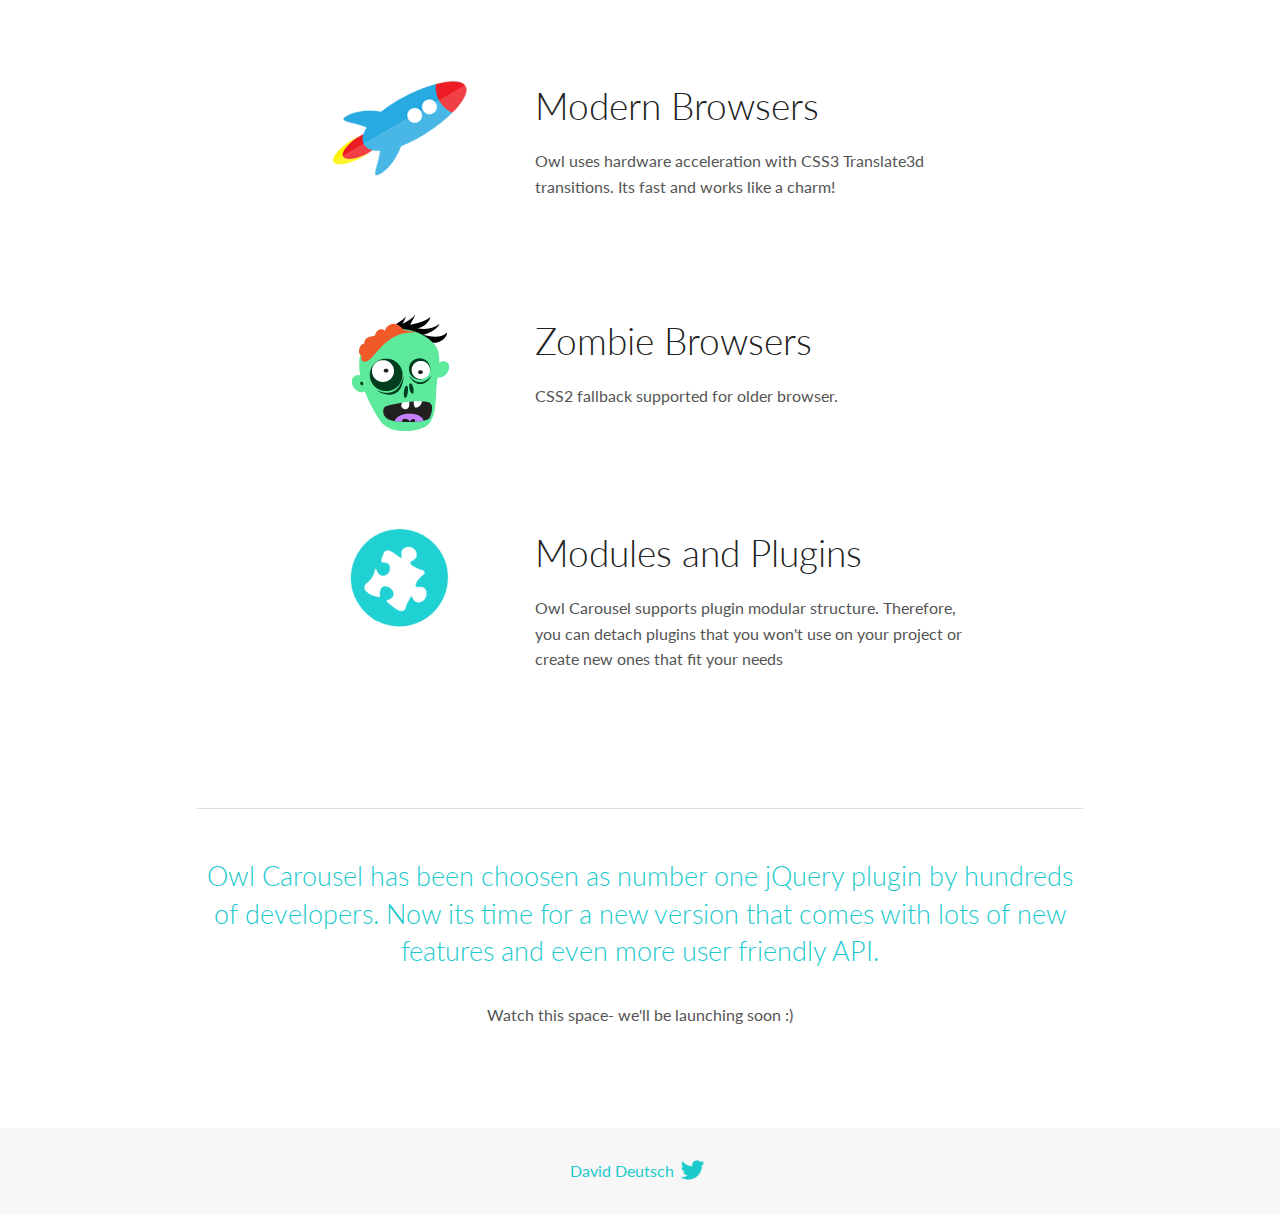
<file: assets/OwlCarousel2-2.3.4/OwlCarousel2-2.3.4/docs/index.html>
<!DOCTYPE html>
<html lang="en">
  <head>

    <!-- head -->
    <meta charset="utf-8">
    <meta name="msapplication-tap-highlight" content="no" />
    <meta name="viewport" content="width=device-width, initial-scale=1.0" />
    <meta name="description" content="Touch enabled jQuery plugin that lets you create beautiful responsive carousel slider.">
    <meta name="author" content="David Deutsch">
    <title>
      Home | Owl Carousel | 2.3.4
    </title>

    <!-- Stylesheets -->
    <link href='https://fonts.googleapis.com/css?family=Lato:300,400,700,400italic,300italic' rel='stylesheet' type='text/css'>
    <link rel="stylesheet" href="assets/css/docs.theme.min.css">

    <!-- Owl Stylesheets -->
    <link rel="stylesheet" href="assets/owlcarousel/assets/owl.carousel.min.css">
    <link rel="stylesheet" href="assets/owlcarousel/assets/owl.theme.default.min.css">

    <!-- HTML5 shim and Respond.js IE8 support of HTML5 elements and media queries -->

    <!--[if lt IE 9]>
      <script src="https://oss.maxcdn.com/libs/html5shiv/3.7.0/html5shiv.js"></script>
      <script src="https://oss.maxcdn.com/libs/respond.js/1.3.0/respond.min.js"></script>
    <![endif]-->

    <!-- Favicons -->
    <link rel="apple-touch-icon-precomposed" sizes="144x144" href="assets/ico/apple-touch-icon-144-precomposed.png">
    <link rel="shortcut icon" href="assets/ico/favicon.png">
    <link rel="shortcut icon" href="favicon.ico">

    <!-- Yeah i know js should not be in header. Its required for demos.-->

    <!-- javascript -->
    <script src="assets/vendors/jquery.min.js"></script>
    <script src="assets/owlcarousel/owl.carousel.js"></script>
  </head>
  <body>

    <!-- header -->
    <header class="header">
      <div class="row">
        <div class="large-12 columns">
          <div class="brand left">
            <h3>
              <a href="/OwlCarousel2/">owl.carousel.js</a> 
            </h3>
          </div>
          <a id="toggle-nav" class="right">
            <span></span> <span></span> <span></span> 
          </a> 
          <div class="nav-bar">
            <ul class="clearfix">
              <li class="active">
                <a href="/OwlCarousel2/index.html">Home</a> 
              </li>
              <li> <a href="/OwlCarousel2/demos/demos.html">Demos</a>  </li>
              <li> <a href="/OwlCarousel2/docs/started-welcome.html">Docs</a>  </li>
              <li>
                <a href="https://github.com/OwlCarousel2/OwlCarousel2/archive/2.3.4.zip">Download</a> 
                <span class="download"></span> 
              </li>
            </ul>
          </div>
        </div>
      </div>
    </header>

    <!-- home panel -->
    <section id="hero">
      <div class="row">
        <div class="large-8 medium-8 columns">
          <h1>Owl Carousel 2</h1>
          <h4>Touch enabled jQuery plugin that lets you create a beautiful responsive carousel slider.</h4>
          <a href="https://github.com/OwlCarousel2/OwlCarousel2/archive/2.3.4.zip" class="hero-button">Download</a> 
          <a href="https://github.com/OwlCarousel2/OwlCarousel2" class="hero-button outline">Github</a> 
          <p>2.3.4</p>
        </div>
        <div class="large-4 medium-4 columns">
          <img class="owl-logo" src="assets/img/owl-logo.png" alt="mr. Owl">
        </div>
      </div>
    </section>

    <!-- body -->
    <div class="home-demo">
      <div class="row">
        <div class="large-12 columns">
          <h3>Demo</h3>
          <div class="owl-carousel">
            <div class="item">
              <h2>Swipe</h2>
            </div>
            <div class="item">
              <h2>Drag</h2>
            </div>
            <div class="item">
              <h2>Responsive</h2>
            </div>
            <div class="item">
              <h2>CSS3</h2>
            </div>
            <div class="item">
              <h2>Fast</h2>
            </div>
            <div class="item">
              <h2>Easy</h2>
            </div>
            <div class="item">
              <h2>Free</h2>
            </div>
            <div class="item">
              <h2>Upgradable</h2>
            </div>
            <div class="item">
              <h2>Tons of options</h2>
            </div>
            <div class="item">
              <h2>Infinity</h2>
            </div>
            <div class="item">
              <h2>Auto Width</h2>
            </div>
          </div>
        </div>
      </div>
    </div>
    <script>
      var owl = $('.owl-carousel');
      owl.owlCarousel({
        margin: 10,
        loop: true,
        responsive: {
          0: {
            items: 1
          },
          600: {
            items: 2
          },
          1000: {
            items: 3
          }
        }
      })
    </script>

    <!-- features -->
    <div id="features">
      <div class="row">
        <div class="small-12 medium-9 small-centered columns">
          <section class="row feature">
            <div class="medium-4 small-12 columns">
              <img src="assets/img/feature-options.png" alt="">
            </div>
            <div class="medium-8 small-12 columns">
              <h2>Fully Customisable</h2>
              <p>Over 60 options. Easy for novice users and even more powerful for advanced developers.</p>
            </div>
          </section>
          <section class="row feature">
            <div class="medium-4 small-12 columns">
              <img src="assets/img/feature-drag.png" alt="">
            </div>
            <div class="medium-8 small-12 columns">
              <h2>Touch and Drag Support</h2>
              <p>Designed specially to boost mobile browsing experience. Mouse drag works great on desktop too!</p>
            </div>
          </section>
          <section class="row feature">
            <div class="medium-4 small-12 columns">
              <img src="assets/img/feature-responsive.png" alt="">
            </div>
            <div class="medium-8 small-12 columns">
              <h2>Fully Responsive</h2>
              <p>Almost all options are responsive and include very intuitive breakpoints settings.</p>
            </div>
          </section>
          <section class="row feature">
            <div class="medium-4 small-12 columns">
              <img src="assets/img/feature-modern.png" alt="">
            </div>
            <div class="medium-8 small-12 columns">
              <h2>Modern Browsers</h2>
              <p>Owl uses hardware acceleration with CSS3 Translate3d transitions. Its fast and works like a charm! </p>
            </div>
          </section>
          <section class="row feature">
            <div class="medium-4 small-12 columns">
              <img src="assets/img/feature-zombie.png" alt="">
            </div>
            <div class="medium-8 small-12 columns">
              <h2>Zombie Browsers</h2>
              <p>CSS2 fallback supported for older browser.</p>
            </div>
          </section>
          <section class="row feature">
            <div class="medium-4 small-12 columns">
              <img src="assets/img/feature-module.png" alt="">
            </div>
            <div class="medium-8 small-12 columns">
              <h2>Modules and Plugins</h2>
              <p>Owl Carousel supports plugin modular structure. Therefore, you can detach plugins that you won&#x27;t use on your project or create new ones that fit your needs</p>
            </div>
          </section>
        </div>
      </div>
    </div>

    <!-- footer -->
    <section id="teaser-text">
      <div class="row">
        <div class="small-12 medium-11 small-centered columns">
          <hr>
          <h3 id="owl-carousel-has-been-choosen-as-number-one-jquery-plugin-by-hundreds-of-developers-now-its-time-for-a-new-version-that-comes-with-lots-of-new-features-and-even-more-user-friendly-api-">Owl Carousel has been choosen as number one jQuery plugin by hundreds of developers. Now its time for a new version that comes with lots of new features and even more user friendly API.</h3>
          <p>Watch this space- we&#39;ll be launching soon :)</p>
        </div>
      </div>
    </section>

    <!-- footer -->
    <footer class="footer">
      <div class="row">
        <div class="large-12 columns">
          <h5>
            <a href="/OwlCarousel2/docs/support-contact.html">David Deutsch</a> 
            <a id="custom-tweet-button" href="https://twitter.com/share?url=https://github.com/OwlCarousel2/OwlCarousel2&text=Owl Carousel - This is so awesome! " target="_blank"></a> 
          </h5>
        </div>
      </div>
    </footer>

    <!-- vendors -->
    <script src="assets/vendors/highlight.js"></script>
    <script src="assets/js/app.js"></script>
  </body>
</html>
</file>
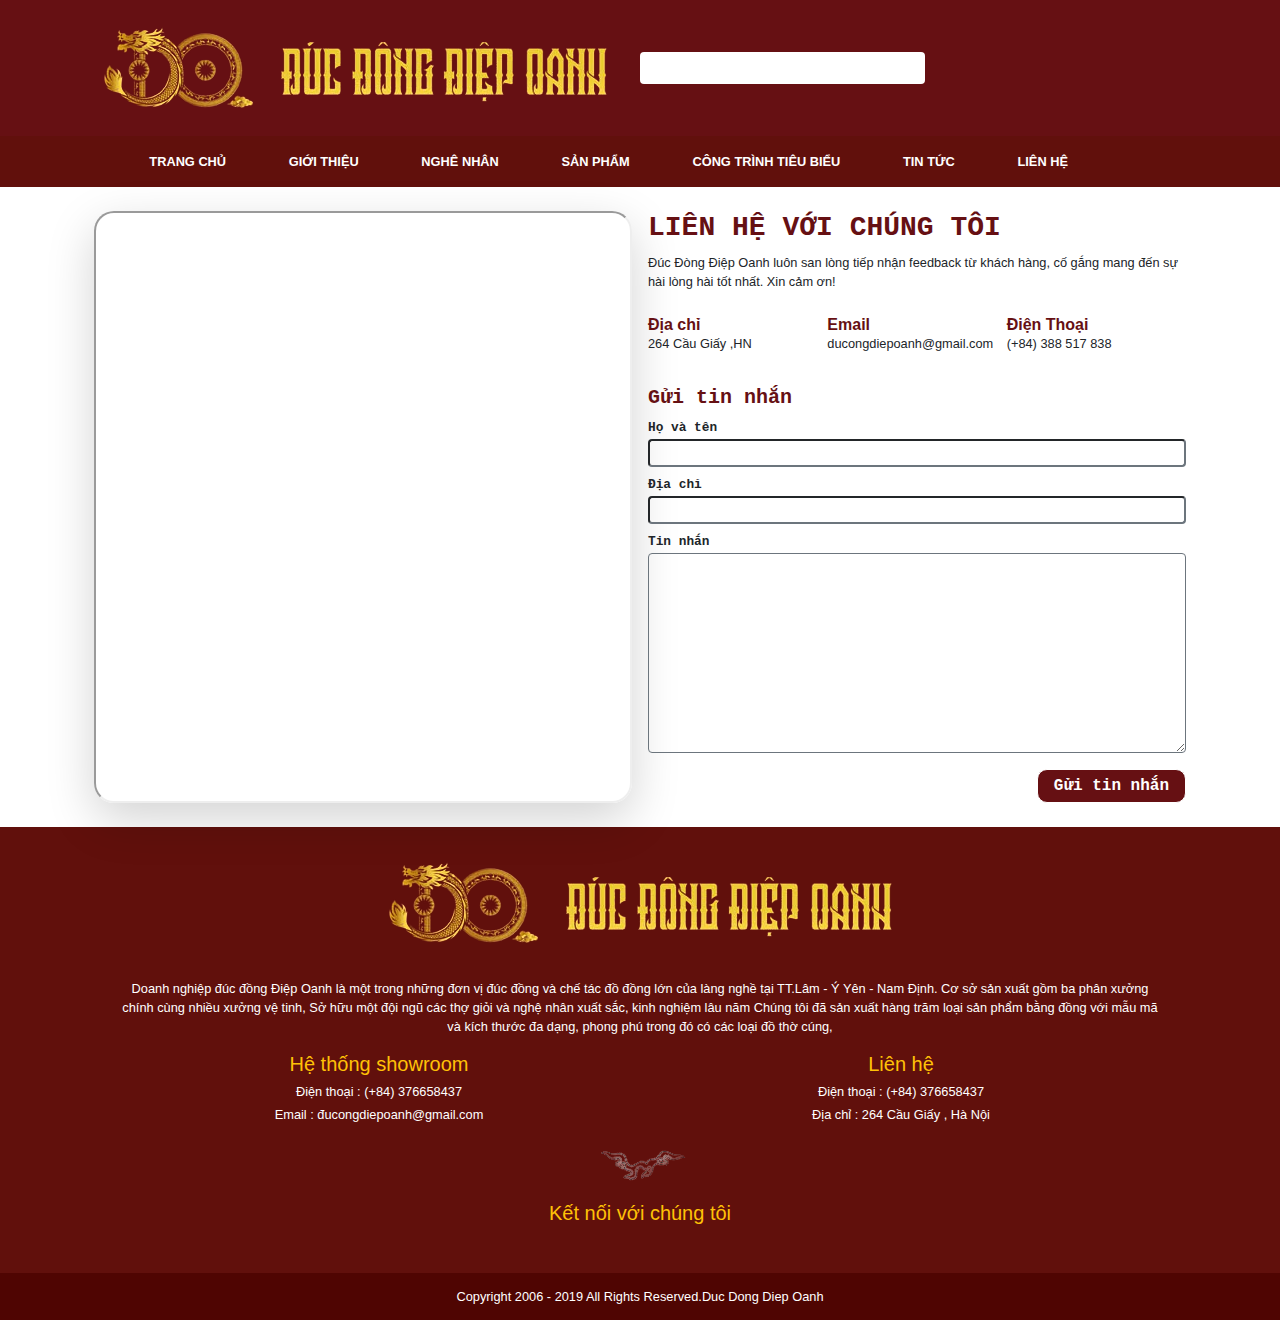
<file: pages/contacts.html>
<!DOCTYPE html>
<html lang="en">
<head>
    <meta charset="UTF-8">
    <title>Contacts</title>
    <meta name="viewport" content="width=device-width, initial-scale=1.0">
    <link rel="stylesheet" href="../assets/css/bootstrap.min.css">
    <link rel="stylesheet" href="../assets/css/custom.css">
    <link rel="stylesheet" href="../assets/css/owl.carousel.min.css">
    <link rel="stylesheet" href="../assets/css/owl.theme.default.min.css">

    <link rel="stylesheet" href="https://use.fontawesome.com/releases/v5.15.4/css/all.css"
          integrity="sha384-DyZ88mC6Up2uqS4h/KRgHuoeGwBcD4Ng9SiP4dIRy0EXTlnuz47vAwmeGwVChigm" crossorigin="anonymous"/>
</head>
<style>
    .bg-input {
        background-color: #0000ff00;
    }

    .btn-main {
        background-color: #661013;
        color: white;
        border-radius: 10px;
        border: 1px white solid;
    }

    .btn-main:hover {
        background-color: white;
        color: #661013;
        border-radius: 10px;
        border: 1px #661013 solid;
    }
</style>
<body>
<header>
    <!-- top banner -->
    <div class="banner-wrap">
        <div class="container mx-auto">
            <div class="row align-items-center">
                <div class="col-6 col-sm-6 col-md-6 col-lg-6 col-xl-6 py-2 text-center px-1 px-sm-0">
                    <img src="../assets/images/logo.png" alt="logo" class="header-logo img-fluid">
                </div>
                <div class="col-6 col-sm-6 col-md-6 col-lg-6 col-xl-6 w-100">
                    <div class="row d-flex justify-content-around align-items-center h-100">
                        <div class="d-none d-md-block col-12 col-sm-6 col-md-6 col-lg-6 col-xl-6">
                            <form action="">
                                <input type="search" name="" class="px-2 py-1 border-0 rounded w-100"
                                       id="header-search-input">
                            </form>
                        </div>
                        <div class="col-12 col-sm-12 pb-sm-0 col-md-6 col-lg-6 col-xl-6">
                            <ul class="d-flex list-social-icon justify-content-end px-2 justify-content-sm-end justify-content-md-center align-items-center list-unstyled">
                                <li class="d-none  d-md-inline">
                                    <span class="fa-stack">
                                        <i class="fas fa-circle text-white fa-stack-2x"></i>
                                        <i class="fab fa-facebook text-dark fa-stack-1x fa-inverse"></i>
                                      </span>
                                </li>
                                <li class="d-none  d-md-inline">
                                    <span class="fa-stack">
                                        <i class="fas fa-circle text-white fa-stack-2x"></i>
                                        <i class="fab fa-youtube text-dark  fa-stack-1x fa-inverse"></i>
                                      </span>
                                </li>
                                <li class="d-none  d-md-inline">
                                    <span class="fa-stack">
                                        <i class="fas fa-circle text-white fa-stack-2x"></i>
                                        <i class="fab fa-linkedin text-dark fa-stack-1x fa-inverse"></i>
                                      </span>
                                </li>
                                <li class="d-none  d-md-inline">
                                    <span class="fa-stack">
                                        <i class="fas fa-circle text-white fa-stack-2x"></i>
                                        <i class="fab fa-instagram text-dark fa-stack-1x fa-inverse"></i>
                                      </span>
                                </li>
                                <button class="d-block d-md-none rounded" id="navbar-toggler-btn" type="button"
                                        data-show="0">
                                    <span class="fa-stack">
                                        <i class="fas fa-circle text-white fa-stack-2x"></i>
                                        <i class="fas fa-bars text-dark fa-stack-1x fa-inverse"></i>
                                      </span>
                                </button>
                            </ul>
                        </div>
                    </div>
                </div>
            </div>
        </div>
    </div>
    <!-- end top banner -->
    <!-- main nav -->
    <div class="bg-main main-nav">
        <div class="container m-auto">
            <nav class="navbar navbar-expand-md navbar-dark px-5 py-2 py-md-2" id="main-nav">

                <i class="d-block d-md-none fas fa-times text-dark" id="toggler-close-btn" data-hide="1"></i>

                <div class="sidebar w-100" id="main-sidebar">

                    <ul class="navbar-nav d-block d-md-flex justify-content-around align-items-center  w-100 py-2">
                        <li class="nav-item px-2 py-md-0 py-2 d-block d-md-none">
                            <img src="../assets/images/logo.png" class="img-fluid" alt="">
                        </li>
                        <li class="nav-item px-2 py-md-0 py-2"><a href="#" class="nav-link text-white">TRANG CHỦ</a>
                        </li>
                        <li class="nav-item px-2 py-md-0 py-2"><a href="#" class="nav-link text-white">GIỚI THIỆU</a>
                        </li>
                        <li class="nav-item px-2 py-md-0 py-2"><a href="#" class="nav-link text-white">NGHÊ NHÂN</a>
                        </li>
                        <li class="nav-item px-2 py-md-0 py-2"><a href="#" class="nav-link text-white">SẢN PHẨM</a></li>
                        <li class="nav-item px-2 py-md-0 py-2"><a href="#" class="nav-link text-white">CÔNG TRÌNH TIÊU
                            BIỂU</a></li>
                        <li class="nav-item px-2 py-md-0 py-2"><a href="#" class="nav-link text-white">TIN TỨC</a></li>
                        <li class="nav-item px-2 py-md-0 py-2"><a href="#" class="nav-link text-white">LIÊN HỆ</a></li>
                        <li class="nav-item px-2 py-md-0 py-2">
                            <div class="d-block d-md-none">
                                <form action="">
                                    <input type="search" name="" class="px-2 border-0 rounded w-100"
                                           id="header-search-input">
                                </form>
                            </div>
                        </li>
                    </ul>
                </div>
            </nav>
        </div>
    </div>
    <!-- end main nav -->
</header>
<section class="introduce-artis">
    <div class="container p-3 m-auto">
        <div class="row">
            <div class="col-12 col-sm-12 col-md-6 col-lg-6 p-2">
                <iframe src="https://www.google.com/maps/embed?pb=!1m18!1m12!1m3!1d59587.977854491255!2d105.8019440915678!3d21.022736016285606!2m3!1f0!2f0!3f0!3m2!1i1024!2i768!4f13.1!3m3!1m2!1s0x3135ab9bd9861ca1%3A0xe7887f7b72ca17a9!2zSMOgIE7hu5lpLCBIb8OgbiBLaeG6v20sIEjDoCBO4buZaSwgVmnhu4d0IE5hbQ!5e0!3m2!1svi!2s!4v1652688859618!5m2!1svi!2s" class="product-card shadow-lg rounded-20 mb-3 w-100 h-100" allowfullscreen="" loading="lazy" referrerpolicy="no-referrer-when-downgrade"></iframe>
            </div>
            <div class="col-12 col-sm-12 col-md-6 col-lg-6 p-2">
                <h3 class="text-monospace text-main font-weight-bold">LIÊN HỆ VỚI CHÚNG TÔI</h3>
                <p class="small mt-2">Đúc Đòng Điệp Oanh luôn san lòng tiếp nhận feedback từ khách hàng, cố gắng
                    mang đến sự hài lòng hài tốt nhất. Xin cảm ơn!</p>
                <div class="row mt-3">
                    <div class="col-12 col-sm-4 col-md-4 col-lg-4 py-2">
                        <h6 class="text-main font-weight-bold">Địa chỉ</h6>
                        <p class="small text-truncate">264 Cầu Giấy ,HN</p>
                    </div>
                    <div class="col-12 col-sm-4 col-md-4 col-lg-4 py-2">
                        <h6 class="text-main font-weight-bold">Email</h6>
                        <p class="small text-truncate">ducongdiepoanh@gmail.com</p>
                    </div>
                    <div class="col-12 col-sm-4 col-md-4 col-lg-4 py-2">
                        <h6 class="text-main font-weight-bold">Điện Thoại</h6>
                        <p class="small text-truncate">(+84) 388 517 838</p>
                    </div>
                </div>
                <div class="row text-monospace mt-4">
                    <h5 class="text-main font-weight-bold">Gửi tin nhắn</h5>
                    <form action="#">
                        <label class="mt-2 font-weight-bold small">Họ và tên</label>
                        <input type="text" class="col-12 rounded border-secondary bg-input" />
                        <label class="mt-2 font-weight-bold small">Địa chỉ</label>
                        <input type="text" class="col-12 rounded border-secondary bg-input" />
                        <label class="mt-2 font-weight-bold small">Tin nhắn</label>
                        <textarea maxlength="500" class="col-12 rounded border-secondary bg-input" style="height: 200px;"></textarea>
                        <div class="col-12 text-right mt-2">
                            <button type="submit" class="btn-main px-3 py-1 font-weight-bold">Gửi tin nhắn</button>
                        </div>
                    </form>
                </div>
            </div>
        </div>
    </div>
</section>

<footer class="bg-main container-fluid">
    <div class="container m-auto py-3 px-5">
        <div class="d-flex justify-content-center align-items-center">
            <img src="../assets/images/logo.png" class="img-fluid" alt="">
        </div>
        <p class="text-center small  text-white my-3">
            Doanh nghiệp đúc đồng Điệp Oanh là một trong những đơn vị đúc đồng và chế tác đồ đồng lớn của làng nghề tại
            TT.Lâm - Ý Yên - Nam Định. Cơ sở sản xuất gồm ba phân xưởng chính cùng nhiều xưởng vệ tinh, Sở hữu một đội
            ngũ các thợ giỏi và nghệ nhân xuất sắc, kinh nghiệm lâu năm Chúng tôi đã sản xuất hàng trăm loại sản phẩm
            bằng đồng với mẫu mã và kích thước đa dạng, phong phú trong đó có các loại đồ thờ cúng,
        </p>
        <div class="row">
            <div class="col">
                <h5 class="text-center text-warning">Hệ thống showroom</h5>
                <h6 class="text-center text-white small py-2">Điện thoại : (+84) 376658437</h6>
                <h6 class="text-center text-white small">Email : đucongdiepoanh@gmail.com</h6>
            </div>
            <div class="col text-center">
                <h5 class="text-center text-warning">Liên hệ</h5>
                <h6 class="text-center text-white py-2 small">Điện thoại : (+84) 376658437</h6>
                <h6 class="text-center text-white small">Địa chỉ : 264 Cầu Giấy , Hà Nội</h6>
            </div>
        </div>
        <div class="row py-3">
            <div class="col text-center">
                <img src="../assets/images/good_projects_stiker.png" class="img-fluid" alt="">
            </div>
        </div>
        <div class="row">
            <div class="col">
                <h5 class="text-center text-warning">Kết nối với chúng tôi</h5>
                <ul class="d-flex justify-content-center align-items-center list-unstyled my-3">
                    <li>
                        <span class="fa-stack">
                            <i class="fas fa-circle text-white fa-stack-2x"></i>
                            <i class="fab fa-facebook text-dark fa-stack-1x fa-inverse"></i>
                        </span>
                    </li>
                    <li>
                        <span class="fa-stack">
                            <i class="fas fa-circle text-white fa-stack-2x"></i>
                            <i class="fab fa-youtube text-dark  fa-stack-1x fa-inverse"></i>
                        </span>
                    </li>
                    <li>
                        <span class="fa-stack">
                            <i class="fas fa-circle text-white fa-stack-2x"></i>
                            <i class="fab fa-linkedin text-dark fa-stack-1x fa-inverse"></i>
                        </span>
                    </li>
                    <li>
                        <span class="fa-stack">
                            <i class="fas fa-circle text-white fa-stack-2x"></i>
                            <i class="fab fa-instagram text-dark fa-stack-1x fa-inverse"></i>
                        </span>
                    </li>
                </ul>
            </div>
        </div>
    </div>
    <div class="container-fluid bg-footer py-3">
        <h6 class="text-center text-white small">Copyright 2006 - 2019 All Rights Reserved.Duc Dong Diep Oanh</h6>
    </div>
</footer>
</body>
<script src="../assets/js/jquery.slim.min.js"></script>
<script src="../assets/js/bootstrap.bundle.min.js"></script>
<script src="../assets/js/owl.carousel.min.js"></script>
<script src="../assets/js/custom.js"></script>
</html>
</file>
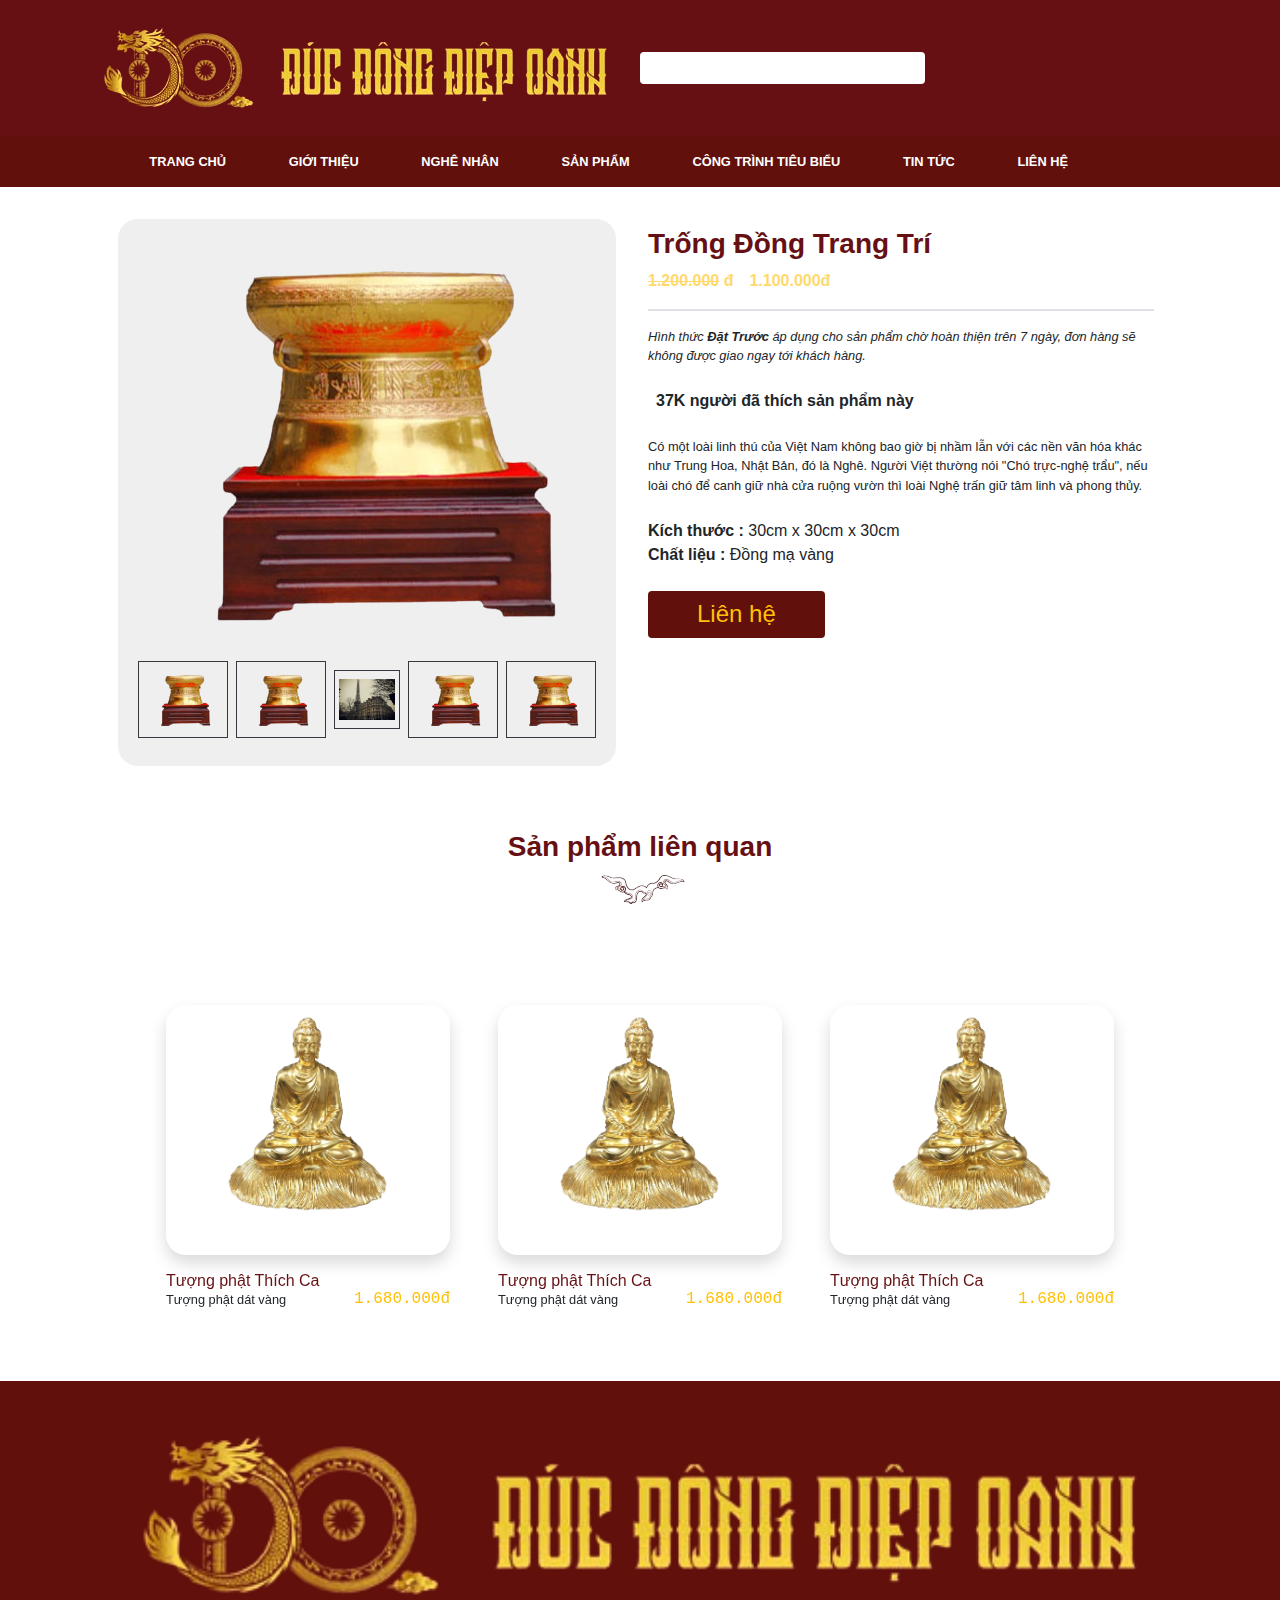
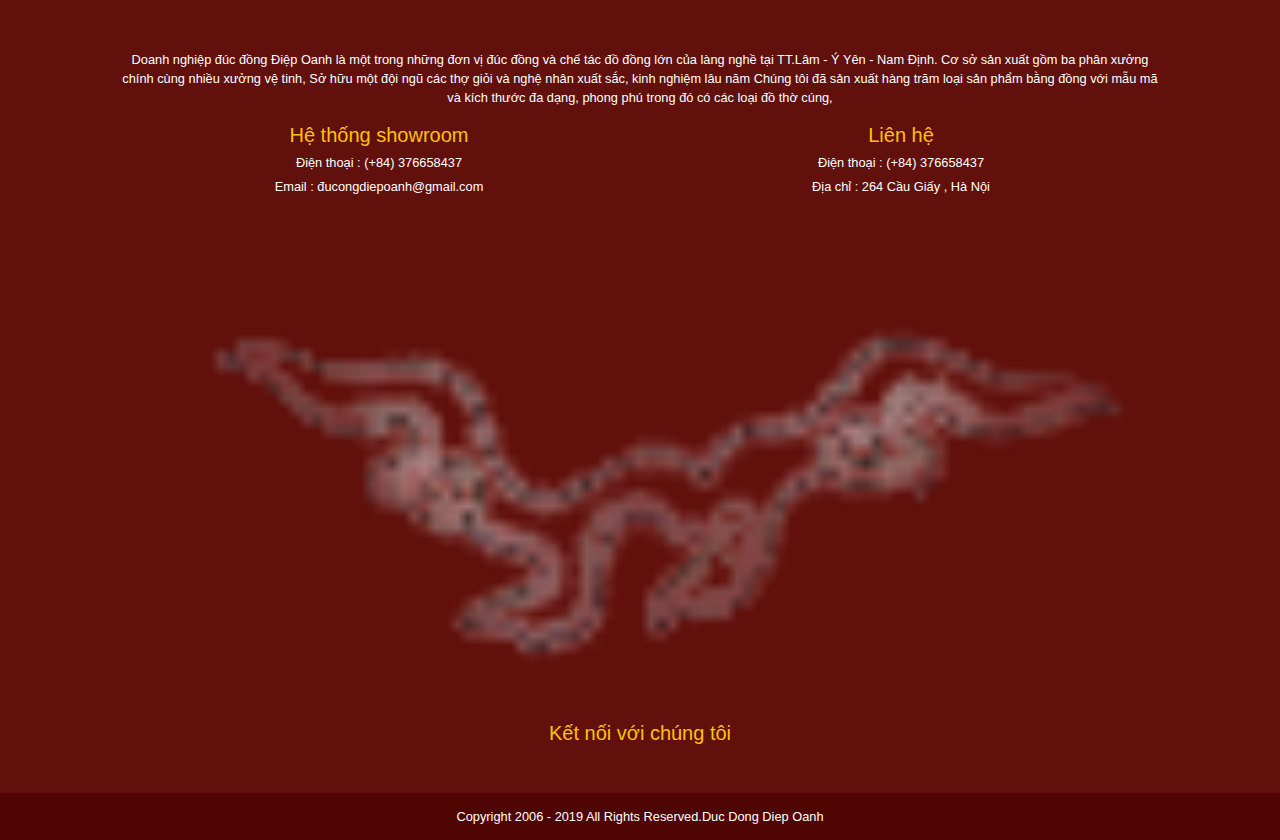
<file: pages/detail.html>
<!DOCTYPE html>
<html lang="en">
<head>
    <meta charset="UTF-8">
    <title>Destail</title>
    <meta name="viewport" content="width=device-width, initial-scale=1.0">
    <link rel="stylesheet" href="../assets/css/bootstrap.min.css">
    <link rel="stylesheet" href="../assets/css/custom.css">
    <link rel="stylesheet" href="../assets/css/owl.carousel.min.css">
    <link rel="stylesheet" href="../assets/css/owl.theme.default.min.css">

    <link rel="stylesheet" href="https://use.fontawesome.com/releases/v5.15.4/css/all.css"
          integrity="sha384-DyZ88mC6Up2uqS4h/KRgHuoeGwBcD4Ng9SiP4dIRy0EXTlnuz47vAwmeGwVChigm" crossorigin="anonymous"/>
    <style>
        .bg-muted {
            background-color: #efefef !important;
        }

        .list-image-preview li {
            cursor: pointer;
        }

        .text-warning-60 {
            opacity: .6;
        }

        .text-20 {
            font-size: 20px;
        }
    </style>
</head>
<body>
<header>
    <!-- top banner -->
    <div class="banner-wrap">
        <div class="container mx-auto">
            <div class="row align-items-center">
                <div class="col-6 col-sm-6 col-md-6 col-lg-6 col-xl-6 py-2 text-center px-1 px-sm-0">
                    <img src="../assets/images/logo.png" alt="logo" class="header-logo img-fluid">
                </div>
                <div class="col-6 col-sm-6 col-md-6 col-lg-6 col-xl-6 w-100">
                    <div class="row d-flex justify-content-around align-items-center h-100">
                        <div class="d-none d-md-block col-12 col-sm-6 col-md-6 col-lg-6 col-xl-6">
                            <form action="">
                                <input type="search" name="" class="px-2 py-1 border-0 rounded w-100">
                            </form>
                        </div>
                        <div class="col-12 col-sm-12 pb-sm-0 col-md-6 col-lg-6 col-xl-6">
                            <ul class="d-flex list-social-icon justify-content-end px-2 justify-content-sm-end justify-content-md-center align-items-center list-unstyled">
                                <li class="d-none  d-md-inline">
                                    <span class="fa-stack">
                                        <i class="fas fa-circle text-white fa-stack-2x"></i>
                                        <i class="fab fa-facebook text-dark fa-stack-1x fa-inverse"></i>
                                      </span>
                                </li>
                                <li class="d-none  d-md-inline">
                                    <span class="fa-stack">
                                        <i class="fas fa-circle text-white fa-stack-2x"></i>
                                        <i class="fab fa-youtube text-dark  fa-stack-1x fa-inverse"></i>
                                      </span>
                                </li>
                                <li class="d-none  d-md-inline">
                                    <span class="fa-stack">
                                        <i class="fas fa-circle text-white fa-stack-2x"></i>
                                        <i class="fab fa-linkedin text-dark fa-stack-1x fa-inverse"></i>
                                      </span>
                                </li>
                                <li class="d-none  d-md-inline">
                                    <span class="fa-stack">
                                        <i class="fas fa-circle text-white fa-stack-2x"></i>
                                        <i class="fab fa-instagram text-dark fa-stack-1x fa-inverse"></i>
                                      </span>
                                </li>
                                <button class="d-block d-md-none rounded" id="navbar-toggler-btn" type="button"
                                        data-show="0">
                                    <span class="fa-stack">
                                        <i class="fas fa-circle text-white fa-stack-2x"></i>
                                        <i class="fas fa-bars text-dark fa-stack-1x fa-inverse"></i>
                                      </span>
                                </button>
                            </ul>
                        </div>
                    </div>
                </div>
            </div>
        </div>
    </div>
    <!-- end top banner -->
    <!-- main nav -->
    <div class="bg-main main-nav">
        <div class="container m-auto">
            <nav class="navbar navbar-expand-md navbar-dark px-5 py-2 py-md-2" id="main-nav">

                <i class="d-block d-md-none fas fa-times text-dark" id="toggler-close-btn" data-hide="1"></i>

                <div class="sidebar w-100" id="main-sidebar">

                    <ul class="navbar-nav d-block d-md-flex justify-content-around align-items-center  w-100 py-2">
                        <li class="nav-item px-2 py-md-0 py-2 d-block d-md-none">
                            <img src="../assets/images/logo.png" class="img-fluid" alt="">
                        </li>
                        <li class="nav-item px-2 py-md-0 py-2"><a href="#" class="nav-link text-white">TRANG CHỦ</a>
                        </li>
                        <li class="nav-item px-2 py-md-0 py-2"><a href="#" class="nav-link text-white">GIỚI THIỆU</a>
                        </li>
                        <li class="nav-item px-2 py-md-0 py-2"><a href="#" class="nav-link text-white">NGHÊ NHÂN</a>
                        </li>
                        <li class="nav-item px-2 py-md-0 py-2"><a href="#" class="nav-link text-white">SẢN PHẨM</a></li>
                        <li class="nav-item px-2 py-md-0 py-2"><a href="#" class="nav-link text-white">CÔNG TRÌNH TIÊU
                            BIỂU</a></li>
                        <li class="nav-item px-2 py-md-0 py-2"><a href="#" class="nav-link text-white">TIN TỨC</a></li>
                        <li class="nav-item px-2 py-md-0 py-2"><a href="#" class="nav-link text-white">LIÊN HỆ</a></li>
                        <li class="nav-item px-2 py-md-0 py-2">
                            <div class="d-block d-md-none">
                                <form action="">
                                    <input type="search" name="" class="px-2 border-0 rounded w-100"
                                           id="header-search-input">
                                </form>
                            </div>
                        </li>
                    </ul>
                </div>
            </nav>
        </div>
    </div>
    <!-- end main nav -->
    <!-- start header banner -->
</header>

<!--content-->
<div class="container m-auto px-md-5 px-4">
    <div class="row mt-3">
        <div class="col-12 col-sm-12 col-md-6 col-lg-6 pr-md-4">
            <div class="  mx-auto bg-muted my-3 p-1 p-md-3 rounded-20">
                <div class="d-flex flex-column text-center pb-3 align-items-center px-md-3 justify-content-center">
                    <img id="image-preview" class="" src="../assets/images/product_detail.png"/>
                </div>
                <ul class="d-flex list-image-preview list-unstyled justify-content-center align-items-center pb-2">
                    <li class="nav-item p-1">
                        <div class="container-fluid border border-dark d-flex justify-content-center align-items-center px-1 py-2">
                            <img src="../assets/images/product_detail.png" class="w-100">
                        </div>
                    </li>
                    <li class="nav-item p-1">
                        <div class="container-fluid border border-dark d-flex justify-content-center align-items-center px-1 py-2">
                            <img src="../assets/images/product_detail.png" class="w-100">
                        </div>
                    </li>
                    <li class="nav-item p-1">
                        <div class="container-fluid border border-dark d-flex justify-content-center align-items-center px-1 py-2">
                            <img src="../assets/images/paris.jpg" class="w-100">
                        </div>
                    </li>
                    <li class="nav-item p-1">
                        <div class="container-fluid border border-dark d-flex justify-content-center align-items-center px-1 py-2">
                            <img src="../assets/images/product_detail.png" class="w-100">
                        </div>
                    </li>
                    <li class="nav-item p-1">
                        <div class="container-fluid border border-dark d-flex justify-content-center align-items-center px-1 py-2">
                            <img src="../assets/images/product_detail.png" class="w-100">
                        </div>
                    </li>
                </ul>
            </div>
            <ul class="d-flex list-social-icon justify-content-start px-2 align-items-center list-unstyled">
                <li class="d-none d-md-inline">
                    <span class="fa-stack">
                        <i class="fas fa-circle text-main fa-stack-2x"></i>
                        <i class="fab fa-facebook text-white fa-stack-1x fa-inverse"></i>
                    </span>
                </li>
                <li class="d-none  d-md-inline">
                    <span class="fa-stack">
                        <i class="fas fa-circle text-main fa-stack-2x"></i>
                        <i class="fab fa-youtube text-white  fa-stack-1x fa-inverse"></i>
                    </span>
                </li>
                <li class="d-none  d-md-inline">
                    <span class="fa-stack">
                        <i class="fas fa-circle text-main fa-stack-2x"></i>
                        <i class="fab fa-linkedin text-white fa-stack-1x fa-inverse"></i>
                    </span>
                </li>
                <li class="d-none  d-md-inline">
                    <span class="fa-stack">
                        <i class="fas fa-circle text-main fa-stack-2x"></i>
                        <i class="fab fa-instagram text-white fa-stack-1x fa-inverse"></i>
                    </span>
                </li>
            </ul>
        </div>
        <div class="col-12 col-sm-12 col-md-6 col-lg-6 py-md-4 px-2 pl-md-2">
            <h3 class="text-main font-weight-bold">Trống Đồng Trang Trí</h3>
            <div class="d-block d-sm-flex d-nd-flex justify-content-between align-items-center my-2">
                <div class="d-flex justify-content-between align-items-center pr-md-1">
                    <p class="text-warning font-weight-bold pr-2 text-warning-60 ">
                        <del>1.200.000</del>
                        đ
                    </p>
                    <p class="text-warning font-weight-bold pl-2 text-warning-60">1.100.000đ</p>
                </div>
                <div class="d-flex justify-content-between align-items-center pt-2 pt-md-0 pl-md-2">
                    <div class="d-flex justify-content-center align-items-center pr-2">
                        <i class="small fas mx-1 fa-star text-warning"></i>
                        <i class="small fas mx-1 fa-star text-warning"></i>
                        <i class="small fas mx-1 fa-star text-warning"></i>
                        <i class="small far mx-1 fa-star text-warning"></i>
                        <i class="small far mx-1 fa-star text-warning"></i>
                    </div>
                    <a href="#"><i class="fas fa-heart text-main text-20"></i></a>
                </div>
            </div>
            <hr class="my-3 border">
            <p class="small font-italic">
                Hình thức <b>Đặt Trước</b> áp dụng cho sản phẩm chờ hoàn thiện trên 7 ngày,
                đơn hàng sẽ không được giao ngay tới khách hàng.
            </p>
            <br>
            <p class="font-weight-bold d-flex justify-content-start align-items-center">
                <i class="fas fa-heart text-main text-20 pr-2"></i> 37K người đã thích sản phẩm này
            </p>
            <br>
            <p class="small">
                Có một loài linh thú của Việt Nam không bao giờ bị nhầm lẫn với các nền
                văn hóa khác như Trung Hoa, Nhật Bản, đó là Nghê. Người Việt thường nói
                "Chó trực-nghệ trẩu", nếu loài chó để canh giữ nhà cửa ruộng vườn thì loài
                Nghệ trấn giữ tâm linh và phong thủy.
            </p>
            <br>
            <p><span class="font-weight-bold">Kích thước : </span> 30cm x 30cm x 30cm</p>
            <p><span class="font-weight-bold">Chất liệu : </span> Đồng mạ vàng</p>
            <br>
            <button class="btn rounded px-5 py-2 bg-main text-warning"><h4>Liên hệ</h4></button>
        </div>
    </div>
    <div class="row my-5">
        <div class="col-12 text-center">
            <h3 class="text-main font-weight-bold">Sản phẩm liên quan</h3>
            <img src="../assets/images/good_projects_stiker.png">
        </div>
    </div>
    <div class=" owl-carousel p-1 p-sm-2 p-md-3 p-lg-4">
        <div class="p-3 p-sm-2 p-md-3 p-lg-4">
            <div class="product-card shadow rounded-20 text-center p-2 mb-3">
                <img src="../assets/images/product.png" class="w-100 pb-2" alt="">
                <div class="d-flex justify-content-center align-items-center pb-4 product-rating">
                    <i class="small fas mx-1 fa-star text-warning" data-star = "1"></i>
                    <i class="small fas mx-1 fa-star text-warning" data-star = "2"></i>
                    <i class="small fas mx-1 fa-star text-warning" data-star = "3"></i>
                    <i class="small far mx-1 fa-star text-warning" data-star = "4"></i>
                    <i class="small far mx-1 fa-star text-warning" data-star = "5"></i>
                </div>
            </div>
            <a href="#" class="nav-link text-dark">
                <h6 class="text-main">Tượng phật Thích Ca</h6>
            </a>
            <div class="d-flex justify-content-between align-items-end">
                <strong class="small font-weight-normal">Tượng phật dát vàng</strong>
                <h6 class="text-warning text-monospace">1.680.000đ</h6>
            </div>
        </div>
        <div class="p-3 p-sm-2 p-md-3 p-lg-4">
            <div class="product-card shadow rounded-20 text-center p-2 mb-3">
                <img src="../assets/images/product.png" class="w-100 pb-2" alt="">
                <div class="d-flex justify-content-center align-items-center pb-4 product-rating">
                    <i class="small fas mx-1 fa-star text-warning" data-star = "1"></i>
                    <i class="small fas mx-1 fa-star text-warning" data-star = "2"></i>
                    <i class="small fas mx-1 fa-star text-warning" data-star = "3"></i>
                    <i class="small far mx-1 fa-star text-warning" data-star = "4"></i>
                    <i class="small far mx-1 fa-star text-warning" data-star = "5"></i>
                </div>
            </div>
            <a href="#" class="nav-link text-dark">
                <h6 class="text-main">Tượng phật Thích Ca</h6>
            </a>
            <div class="d-flex justify-content-between align-items-end">
                <strong class="small font-weight-normal">Tượng phật dát vàng</strong>
                <h6 class="text-warning text-monospace">1.680.000đ</h6>
            </div>
        </div>
        <div class="p-3 p-sm-2 p-md-3 p-lg-4">
            <div class="product-card shadow rounded-20 text-center p-2 mb-3">
                <img src="../assets/images/product.png" class="w-100 pb-2" alt="">
                <div class="d-flex justify-content-center align-items-center pb-4 product-rating">
                    <i class="small fas mx-1 fa-star text-warning" data-star = "1"></i>
                    <i class="small fas mx-1 fa-star text-warning" data-star = "2"></i>
                    <i class="small fas mx-1 fa-star text-warning" data-star = "3"></i>
                    <i class="small far mx-1 fa-star text-warning" data-star = "4"></i>
                    <i class="small far mx-1 fa-star text-warning" data-star = "5"></i>
                </div>
            </div>
            <a href="#" class="nav-link text-dark">
                <h6 class="text-main">Tượng phật Thích Ca</h6>
            </a>
            <div class="d-flex justify-content-between align-items-end">
                <strong class="small font-weight-normal">Tượng phật dát vàng</strong>
                <h6 class="text-warning text-monospace">1.680.000đ</h6>
            </div>
        </div>
        <div class="p-3 p-sm-2 p-md-3 p-lg-4">
            <div class="product-card shadow rounded-20 text-center p-2 mb-3">
                <img src="../assets/images/product.png" class="w-100 pb-2" alt="">
                <div class="d-flex justify-content-center align-items-center pb-4 product-rating">
                    <i class="small fas mx-1 fa-star text-warning" data-star = "1"></i>
                    <i class="small fas mx-1 fa-star text-warning" data-star = "2"></i>
                    <i class="small fas mx-1 fa-star text-warning" data-star = "3"></i>
                    <i class="small far mx-1 fa-star text-warning" data-star = "4"></i>
                    <i class="small far mx-1 fa-star text-warning" data-star = "5"></i>
                </div>
            </div>
            <a href="#" class="nav-link text-dark">
                <h6 class="text-main">Tượng phật Thích Ca</h6>
            </a>
            <div class="d-flex justify-content-between align-items-end">
                <strong class="small font-weight-normal">Tượng phật dát vàng</strong>
                <h6 class="text-warning text-monospace">1.680.000đ</h6>
            </div>
        </div>
    </div>
</div>

<footer class="bg-main container-fluid">
    <div class="container m-auto py-3 px-5">
        <div class="d-flex justify-content-center align-items-center">
            <img src="../assets/images/logo.png" class="w-100" alt="">
        </div>
        <p class="text-center small  text-white my-3">
            Doanh nghiệp đúc đồng Điệp Oanh là một trong những đơn vị đúc đồng và chế tác đồ đồng lớn của làng nghề tại
            TT.Lâm - Ý Yên - Nam Định. Cơ sở sản xuất gồm ba phân xưởng chính cùng nhiều xưởng vệ tinh, Sở hữu một đội
            ngũ các thợ giỏi và nghệ nhân xuất sắc, kinh nghiệm lâu năm Chúng tôi đã sản xuất hàng trăm loại sản phẩm
            bằng đồng với mẫu mã và kích thước đa dạng, phong phú trong đó có các loại đồ thờ cúng,
        </p>
        <div class="row">
            <div class="col">
                <h5 class="text-center text-warning">Hệ thống showroom</h5>
                <h6 class="text-center text-white small py-2">Điện thoại : (+84) 376658437</h6>
                <h6 class="text-center text-white small">Email : đucongdiepoanh@gmail.com</h6>
            </div>
            <div class="col text-center">
                <h5 class="text-center text-warning">Liên hệ</h5>
                <h6 class="text-center text-white py-2 small">Điện thoại : (+84) 376658437</h6>
                <h6 class="text-center text-white small">Địa chỉ : 264 Cầu Giấy , Hà Nội</h6>
            </div>
        </div>
        <div class="row py-3">
            <div class="col text-center">
                <img src="../assets/images/good_projects_stiker.png" class="w-100" alt="">
            </div>
        </div>
        <div class="row">
            <div class="col">
                <h5 class="text-center text-warning">Kết nối với chúng tôi</h5>
                <ul class="d-flex justify-content-center align-items-center list-unstyled my-3">
                    <li>
                        <span class="fa-stack">
                            <i class="fas fa-circle text-white fa-stack-2x"></i>
                            <i class="fab fa-facebook text-dark fa-stack-1x fa-inverse"></i>
                        </span>
                    </li>
                    <li>
                        <span class="fa-stack">
                            <i class="fas fa-circle text-white fa-stack-2x"></i>
                            <i class="fab fa-youtube text-dark  fa-stack-1x fa-inverse"></i>
                        </span>
                    </li>
                    <li>
                        <span class="fa-stack">
                            <i class="fas fa-circle text-white fa-stack-2x"></i>
                            <i class="fab fa-linkedin text-dark fa-stack-1x fa-inverse"></i>
                        </span>
                    </li>
                    <li>
                        <span class="fa-stack">
                            <i class="fas fa-circle text-white fa-stack-2x"></i>
                            <i class="fab fa-instagram text-dark fa-stack-1x fa-inverse"></i>
                        </span>
                    </li>
                </ul>
            </div>
        </div>
    </div>
    <div class="container-fluid bg-footer py-3">
        <h6 class="text-center text-white small">Copyright 2006 - 2019 All Rights Reserved.Duc Dong Diep Oanh</h6>
    </div>
</footer>
<script>
    let imagePreview = document.getElementById('image-preview')
    let listImage = document.querySelectorAll('.list-image-preview li img')
    Array.from(listImage).forEach((val)=>{
        val.addEventListener('click',(event)=>{
            if(event.target.src !== undefined){
                imagePreview.src = event.target.src
            }
        })
    })
</script>
</body>
<script src="../assets/js/jquery.slim.min.js"></script>
<script src="../assets/js/bootstrap.bundle.min.js"></script>
<script src="../assets/js/owl.carousel.min.js"></script>
<script src="../assets/js/custom.js"></script>
</html>
</file>
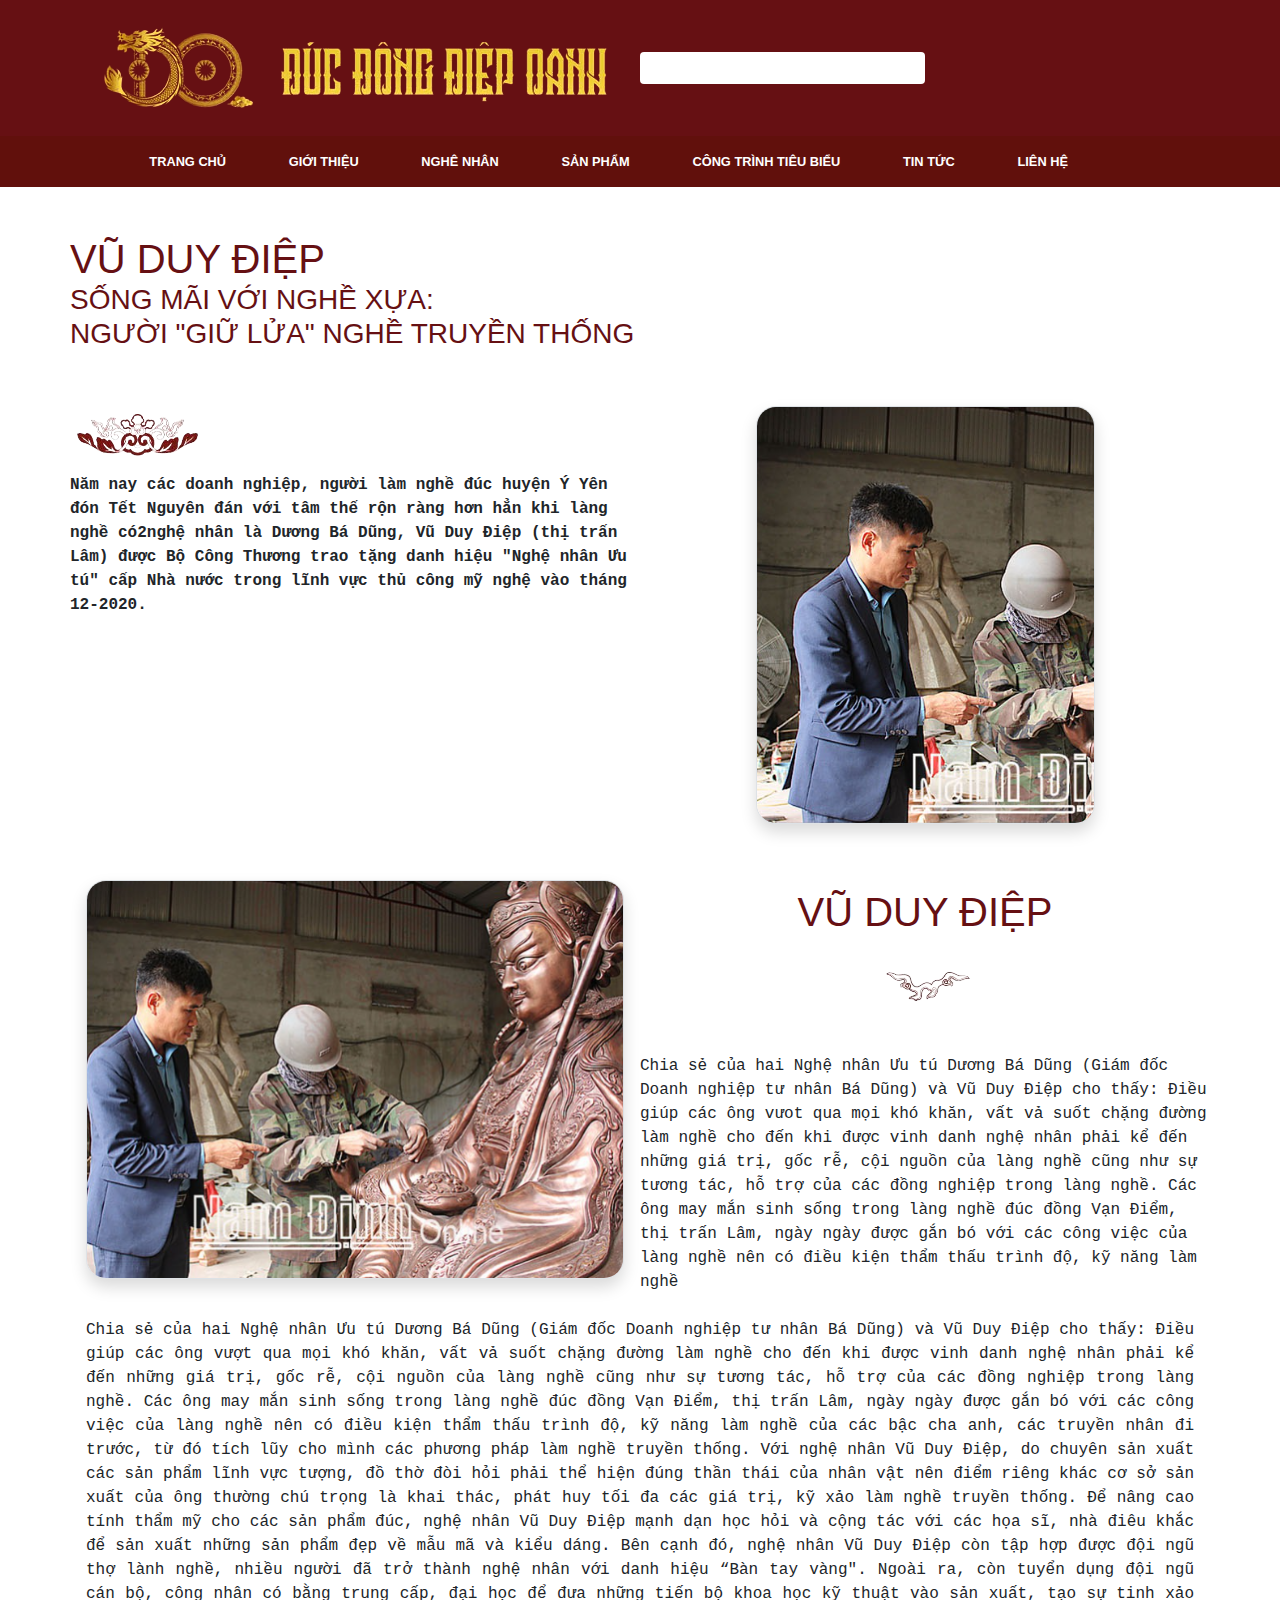
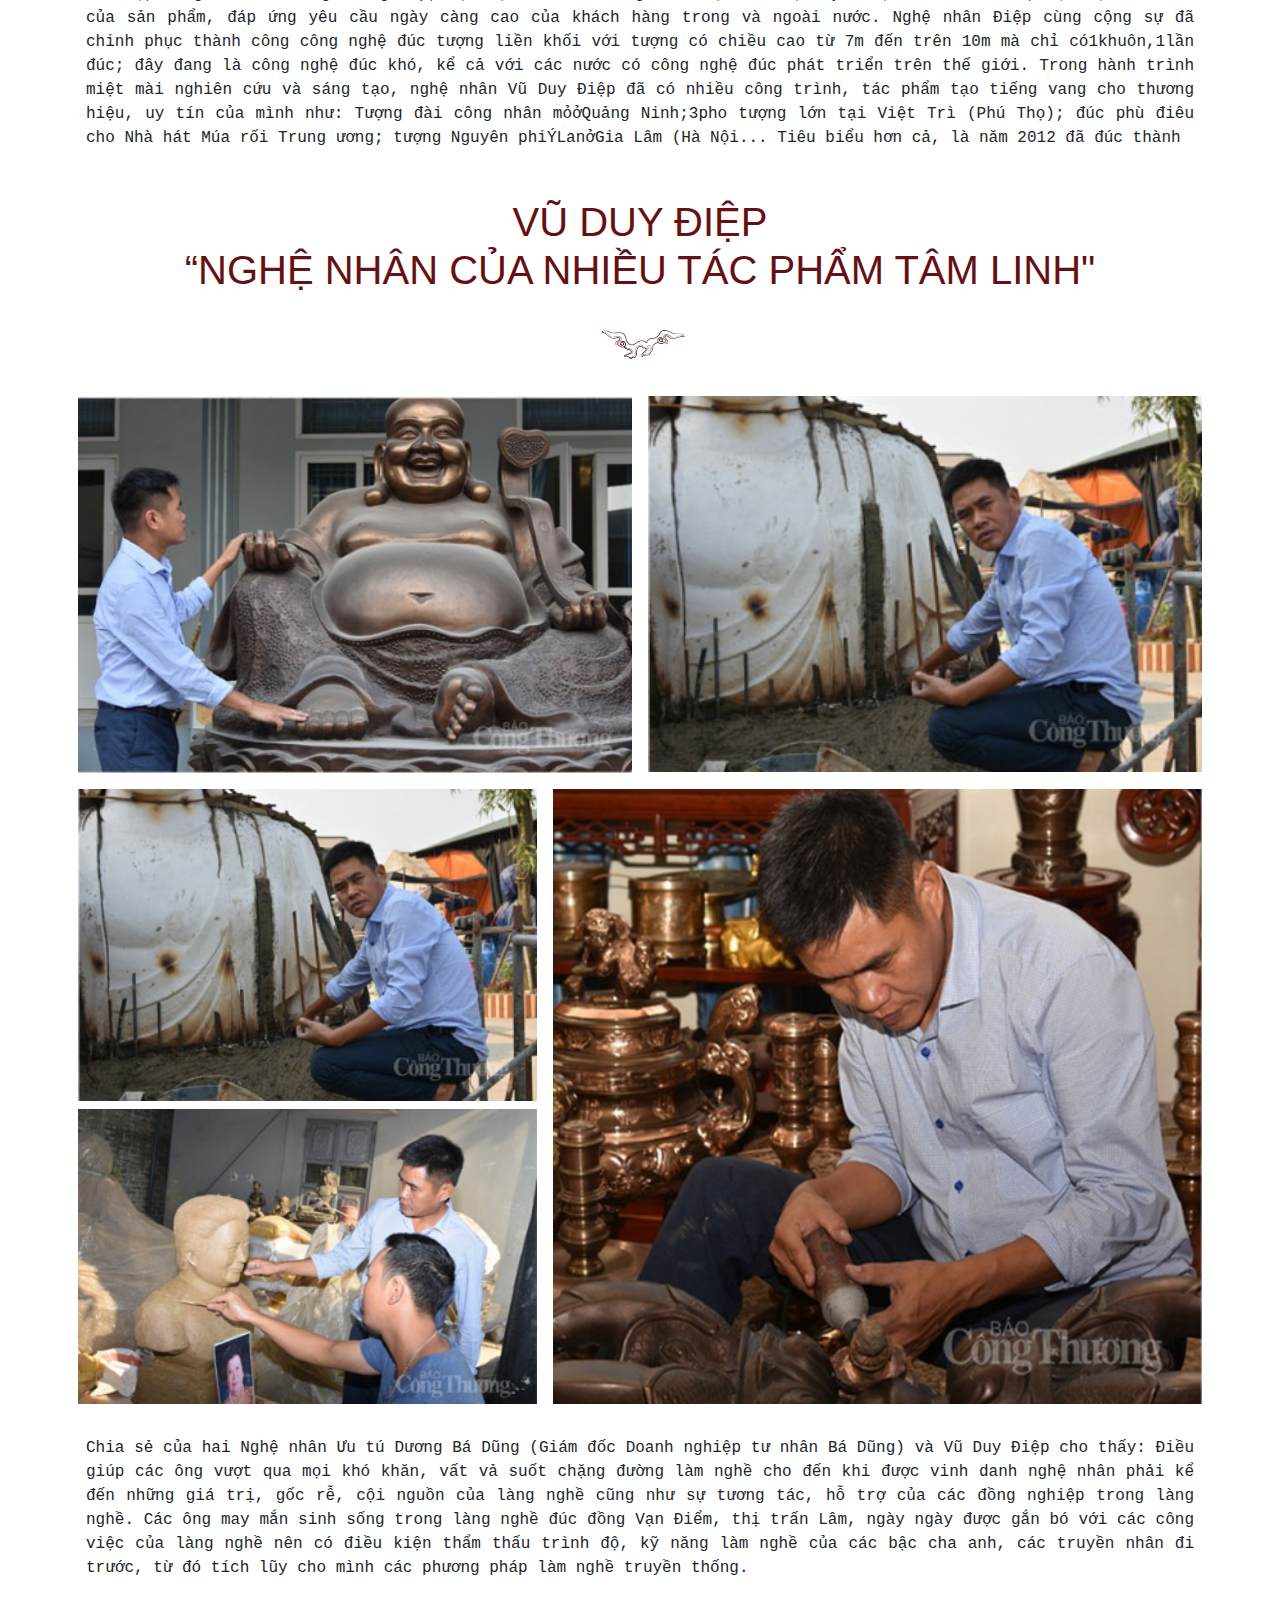
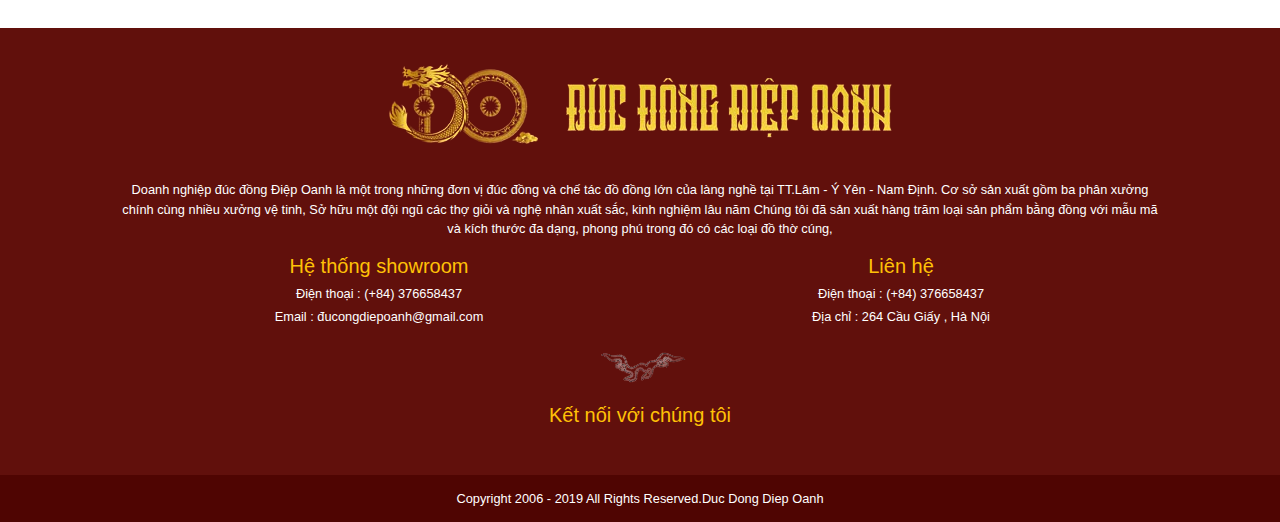
<file: pages/gioithieu.html>
<!DOCTYPE html>
<html lang="en">
<head>
    <meta charset="UTF-8">
    <title>Giới Thiệu</title>
    <meta name="viewport" content="width=device-width, initial-scale=1.0">
    <link rel="stylesheet" href="../assets/css/bootstrap.min.css">
    <link rel="stylesheet" href="../assets/css/custom.css">
    <link rel="stylesheet" href="../assets/css/owl.carousel.min.css">
    <link rel="stylesheet" href="../assets/css/owl.theme.default.min.css">

    <link rel="stylesheet" href="https://use.fontawesome.com/releases/v5.15.4/css/all.css"
          integrity="sha384-DyZ88mC6Up2uqS4h/KRgHuoeGwBcD4Ng9SiP4dIRy0EXTlnuz47vAwmeGwVChigm" crossorigin="anonymous"/>
</head>
<style>
    .img-welcome {
        position: absolute;
        width: 385px;
        right: 0;
        top: 150px;
        z-index: -1!important;
    }

    @media only screen and (max-width: 1518px) {
        .img-welcome {
            display: none !important;
        }

        .img-alight-center {
            text-align-last: center;
        }
    }

    @media only screen and (max-width: 1180px) {
        .img-height-full {
            height: 100%;
            object-fit: cover;
        }
    }

    @media only screen and (max-width: 572px) {
        .img-width-full {
            width: 100%!important;
            object-fit: cover;
        }
    }
</style>
<body>
<header>
    <!-- top banner -->
    <div class="banner-wrap">
        <div class="container mx-auto">
            <div class="row align-items-center">
                <div class="col-6 col-sm-6 col-md-6 col-lg-6 col-xl-6 py-2 text-center px-1 px-sm-0">
                    <img src="../assets/images/logo.png" alt="logo" class="header-logo img-fluid">
                </div>
                <div class="col-6 col-sm-6 col-md-6 col-lg-6 col-xl-6 w-100">
                    <div class="row d-flex justify-content-around align-items-center h-100">
                        <div class="d-none d-md-block col-12 col-sm-6 col-md-6 col-lg-6 col-xl-6">
                            <form action="">
                                <input type="search" name="" class="px-2 py-1 border-0 rounded w-100"
                                       id="header-search-input">
                            </form>
                        </div>
                        <div class="col-12 col-sm-12 pb-sm-0 col-md-6 col-lg-6 col-xl-6">
                            <ul class="d-flex list-social-icon justify-content-end px-2 justify-content-sm-end justify-content-md-center align-items-center list-unstyled">
                                <li class="d-none  d-md-inline">
                                    <span class="fa-stack">
                                        <i class="fas fa-circle text-white fa-stack-2x"></i>
                                        <i class="fab fa-facebook text-dark fa-stack-1x fa-inverse"></i>
                                      </span>
                                </li>
                                <li class="d-none  d-md-inline">
                                    <span class="fa-stack">
                                        <i class="fas fa-circle text-white fa-stack-2x"></i>
                                        <i class="fab fa-youtube text-dark  fa-stack-1x fa-inverse"></i>
                                      </span>
                                </li>
                                <li class="d-none  d-md-inline">
                                    <span class="fa-stack">
                                        <i class="fas fa-circle text-white fa-stack-2x"></i>
                                        <i class="fab fa-linkedin text-dark fa-stack-1x fa-inverse"></i>
                                      </span>
                                </li>
                                <li class="d-none  d-md-inline">
                                    <span class="fa-stack">
                                        <i class="fas fa-circle text-white fa-stack-2x"></i>
                                        <i class="fab fa-instagram text-dark fa-stack-1x fa-inverse"></i>
                                      </span>
                                </li>
                                <button class="d-block d-md-none rounded" id="navbar-toggler-btn" type="button"
                                        data-show="0">
                                    <span class="fa-stack">
                                        <i class="fas fa-circle text-white fa-stack-2x"></i>
                                        <i class="fas fa-bars text-dark fa-stack-1x fa-inverse"></i>
                                      </span>
                                </button>
                            </ul>
                        </div>
                    </div>
                </div>
            </div>
        </div>
    </div>
    <!-- end top banner -->
    <!-- main nav -->
    <div class="bg-main main-nav">
        <div class="container m-auto">
            <nav class="navbar navbar-expand-md navbar-dark px-5 py-2 py-md-2" id="main-nav">

                <i class="d-block d-md-none fas fa-times text-dark" id="toggler-close-btn" data-hide="1"></i>

                <div class="sidebar w-100" id="main-sidebar">

                    <ul class="navbar-nav d-block d-md-flex justify-content-around align-items-center  w-100 py-2">
                        <li class="nav-item px-2 py-md-0 py-2 d-block d-md-none">
                            <img src="../assets/images/logo.png" class="img-fluid" alt="">
                        </li>
                        <li class="nav-item px-2 py-md-0 py-2"><a href="#" class="nav-link text-white">TRANG CHỦ</a>
                        </li>
                        <li class="nav-item px-2 py-md-0 py-2"><a href="#" class="nav-link text-white">GIỚI THIỆU</a>
                        </li>
                        <li class="nav-item px-2 py-md-0 py-2"><a href="#" class="nav-link text-white">NGHÊ NHÂN</a>
                        </li>
                        <li class="nav-item px-2 py-md-0 py-2"><a href="#" class="nav-link text-white">SẢN PHẨM</a></li>
                        <li class="nav-item px-2 py-md-0 py-2"><a href="#" class="nav-link text-white">CÔNG TRÌNH TIÊU
                            BIỂU</a></li>
                        <li class="nav-item px-2 py-md-0 py-2"><a href="#" class="nav-link text-white">TIN TỨC</a></li>
                        <li class="nav-item px-2 py-md-0 py-2"><a href="#" class="nav-link text-white">LIÊN HỆ</a></li>
                        <li class="nav-item px-2 py-md-0 py-2">
                            <div class="d-block d-md-none">
                                <form action="">
                                    <input type="search" name="" class="px-2 border-0 rounded w-100"
                                           id="header-search-input">
                                </form>
                            </div>
                        </li>
                    </ul>
                </div>
            </nav>
        </div>
    </div>
    <!-- end main nav -->
</header>

<section class="my-5">
    <div class="">
        <img class="m-0 p-0 rounded-20 shadow img-welcome" src="../assets/images/welcome-2.png">
    </div>
    <div class="container m-auto color-web px-3 px-sm-3 px-md-5 px-lg-0">
        <h1 class="text-main">VŨ DUY ĐIỆP</h1>
        <h3 class="m-0 text-main">SỐNG MÃI VỚI NGHỀ XỰA:</h3>
        <h3 class="m-0 text-main">NGƯỜI "GIỮ LỬA" NGHỀ TRUYỀN THỐNG</h3>
    </div>
</section>
<section>
   <div class="container row m-auto px-3 px-sm-3 px-md-5 px-lg-0">
       <div class="col-12 col-sm-6 col-md-6 col-lg-6">
           <img class="mt-2" src="../assets/images/products-sticker.png">
           <p class="text-monospace font-weight-bold">Năm nay các doanh nghiệp, người làm nghề đúc
               huyện Ý Yên đón Tết Nguyên đán với tâm thế
               rộn ràng hơn hẳn khi làng nghề có2nghệ nhân
               là Dương Bá Dũng, Vũ Duy Điệp (thị trấn Lâm)
               được Bộ Công Thương trao tặng danh hiệu
               "Nghệ nhân Ưu tú" cấp Nhà nước trong lĩnh vực
               thủ công mỹ nghệ vào tháng 12-2020.</p>
       </div>
       <div class="col-12 col-sm-6 col-md-6 col-lg-6 text-center text-md-center text-lg-left img-alight-center px-3">
           <img class="mt-2 p-0 rounded-20 shadow img-fluid img-thumbnail img-width-full" src="../assets/images/welcome-1.png">
       </div>
   </div>
</section>
<section class="my-5">
    <div class="container row m-auto px-3 px-sm-3 px-md-5 px-lg-0">
        <div class="col-12 col-sm-6 col-md-6 col-lg-6 text-center text-md-center text-lg-left img-alight-center px-3">
            <img class="mt-2 p-0 rounded-20 shadow img-fluid img-thumbnail img-height-full" src="../assets/images/welcome-3.png">
        </div>
        <div class="col-12 col-sm-6 col-md-6 col-lg-6 text-center px3">
            <h1 class="m-0 mt-3 text-main text-center">VŨ DUY ĐIỆP</h1>
            <div class="my-4 mt-3">
                <img class="pb-4" src="../assets/images/good_projects_stiker.png">
            </div>
            <p class="text-monospace text-left">Chia sẻ của hai Nghệ nhân Ưu tú Dương Bá Dũng
                (Giám đốc Doanh nghiệp tư nhân Bá Dũng) và Vũ
                Duy Điệp cho thấy: Điều giúp các ông vưot qua mọi
                khó khăn, vất vả suốt chặng đường làm nghề cho
                đến khi được vinh danh nghệ nhân phải kể đến
                những giá trị, gốc rễ, cội nguồn của làng nghề cũng
                như sự tương tác, hỗ trợ của các đồng nghiệp trong
                làng nghề. Các ông may mắn sinh sống trong làng
                nghề đúc đồng Vạn Điểm, thị trấn Lâm, ngày ngày
                được gắn bó với các công việc của làng nghề nên có
                điều kiện thẩm thấu trình độ, kỹ năng làm nghề</p>
        </div>
        <div class="col-12 col-sm-12 col-md-12 col-lg-12 text-justify px-3 mt-4">
            <p class="text-monospace">Chia sẻ của hai Nghệ nhân Ưu tú Dương Bá Dũng (Giám đốc Doanh nghiệp tư nhân Bá Dũng) và Vũ Duy Điệp cho thấy: Điều
                giúp các ông vượt qua mọi khó khăn, vất vả suốt chặng đường làm nghề cho đến khi được vinh danh nghệ nhân phải kể đến
                những giá trị, gốc rễ, cội nguồn của làng nghề cũng như sự tương tác, hỗ trợ của các đồng nghiệp trong làng nghề. Các ông may
                mắn sinh sống trong làng nghề đúc đồng Vạn Điểm, thị trấn Lâm, ngày ngày được gắn bó với các công việc của làng nghề nên
                có điều kiện thẩm thấu trình độ, kỹ năng làm nghề của các bậc cha anh, các truyền nhân đi trước, từ đó tích lũy cho mình các
                phương pháp làm nghề truyền thống. Với nghệ nhân Vũ Duy Điệp, do chuyên sản xuất các sản phẩm lĩnh vực tượng, đồ thờ đòi
                hỏi phải thể hiện đúng thần thái của nhân vật nên điểm riêng khác cơ sở sản xuất của ông thường chú trọng là khai thác, phát
                huy tối đa các giá trị, kỹ xảo làm nghề truyền thống. Để nâng cao tính thẩm mỹ cho các sản phẩm đúc, nghệ nhân Vũ Duy Điệp
                mạnh dạn học hỏi và cộng tác với các họa sĩ, nhà điêu khắc để sản xuất những sản phẩm đẹp về mẫu mã và kiểu dáng. Bên cạnh
                đó, nghệ nhân Vũ Duy Điệp còn tập hợp được đội ngũ thợ lành nghề, nhiều người đã trở thành nghệ nhân với danh hiệu “Bàn
                tay vàng". Ngoài ra, còn tuyển dụng đội ngũ cán bộ, công nhân có bằng trung cấp, đại học để đưa những tiến bộ khoa học kỹ
                thuật vào sản xuất, tạo sự tinh xảo của sản phẩm, đáp ứng yêu cầu ngày càng cao của khách hàng trong và ngoài nước. Nghệ
                nhân Điệp cùng cộng sự đã chinh phục thành công công nghệ đúc tượng liền khối với tượng có chiều cao từ 7m đến trên 10m mà
                chỉ có1khuôn,1lần đúc; đây đang là công nghệ đúc khó, kể cả với các nước có công nghệ đúc phát triển trên thế giới. Trong
                hành trình miệt mài nghiên cứu và sáng tạo, nghệ nhân Vũ Duy Điệp đã có nhiều công trình, tác phẩm tạo tiếng vang cho
                thương hiệu, uy tín của mình như: Tượng đài công nhân mỏởQuảng Ninh;3pho tượng lớn tại Việt Trì (Phú Thọ); đúc phù điêu
                cho Nhà hát Múa rối Trung ương; tượng Nguyên phiÝLanởGia Lâm (Hà Nội... Tiêu biểu hơn cả, là năm 2012 đã đúc thành</p>
        </div>
    </div>
</section>
<section class="my-5 text-center">
    <div class="container m-auto color-web px-3 px-sm-3 px-md-5 px-lg-0">
        <h1 class="text-main">VŨ DUY ĐIỆP</h1>
        <h1 class="text-main">“NGHỆ NHÂN CỦA NHIỀU TÁC PHẨM TÂM LINH"</h1>
        <img class="my-4" src="../assets/images/good_projects_stiker.png">
        <div class="row">
            <div class="col-12 col-md-6 p-2">
                <img src="../assets/images/welcome-4.png" class="w-100">
            </div>
            <div class="col-12 col-md-6 p-2">
                <img src="../assets/images/welcome-6.png" class="w-100">
            </div>
            <div class="col-12 col-md-5 p-2">
                <div class="row">
                    <div class="col-12 mb-2">
                        <img src="../assets/images/welcome-6.png" class="w-100">
                    </div>
                    <div class="col-12">
                        <img src="../assets/images/welcome-7.png" class="w-100">
                    </div>
                </div>
            </div>
            <div class="col-12 col-md-7 p-2">
                <img src="../assets/images/welcome-8.png" class="w-100 h-100"/>
            </div>
        </div>
        <div class="col-12 col-sm-12 col-md-12 col-lg-12 text-justify px-3 mt-4">
            <p class="text-monospace">Chia sẻ của hai Nghệ nhân Ưu tú Dương Bá Dũng (Giám đốc Doanh nghiệp tư nhân Bá Dũng) và Vũ Duy Điệp cho thấy: Điều
            giúp các ông vượt qua mọi khó khăn, vất vả suốt chặng đường làm nghề cho đến khi được vinh danh nghệ nhân phải kể đến
            những giá trị, gốc rễ, cội nguồn của làng nghề cũng như sự tương tác, hỗ trợ của các đồng nghiệp trong làng nghề. Các ông may
            mắn sinh sống trong làng nghề đúc đồng Vạn Điểm, thị trấn Lâm, ngày ngày được gắn bó với các công việc của làng nghề nên
            có điều kiện thẩm thấu trình độ, kỹ năng làm nghề của các bậc cha anh, các truyền nhân đi trước, từ đó tích lũy cho mình các
            phương pháp làm nghề truyền thống.</p>
        </div>
    </div>
</section>

<footer class="bg-main container-fluid">
    <div class="container m-auto py-3 px-5">
        <div class="d-flex justify-content-center align-items-center">
            <img src="../assets/images/logo.png" class="img-fluid" alt="">
        </div>
        <p class="text-center small  text-white my-3">
            Doanh nghiệp đúc đồng Điệp Oanh là một trong những đơn vị đúc đồng và chế tác đồ đồng lớn của làng nghề tại
            TT.Lâm - Ý Yên - Nam Định. Cơ sở sản xuất gồm ba phân xưởng chính cùng nhiều xưởng vệ tinh, Sở hữu một đội
            ngũ các thợ giỏi và nghệ nhân xuất sắc, kinh nghiệm lâu năm Chúng tôi đã sản xuất hàng trăm loại sản phẩm
            bằng đồng với mẫu mã và kích thước đa dạng, phong phú trong đó có các loại đồ thờ cúng,
        </p>
        <div class="row">
            <div class="col">
                <h5 class="text-center text-warning">Hệ thống showroom</h5>
                <h6 class="text-center text-white small py-2">Điện thoại : (+84) 376658437</h6>
                <h6 class="text-center text-white small">Email : đucongdiepoanh@gmail.com</h6>
            </div>
            <div class="col text-center">
                <h5 class="text-center text-warning">Liên hệ</h5>
                <h6 class="text-center text-white py-2 small">Điện thoại : (+84) 376658437</h6>
                <h6 class="text-center text-white small">Địa chỉ : 264 Cầu Giấy , Hà Nội</h6>
            </div>
        </div>
        <div class="row py-3">
            <div class="col text-center">
                <img src="../assets/images/good_projects_stiker.png" class="img-fluid" alt="">
            </div>
        </div>
        <div class="row">
            <div class="col">
                <h5 class="text-center text-warning">Kết nối với chúng tôi</h5>
                <ul class="d-flex justify-content-center align-items-center list-unstyled my-3">
                    <li>
                        <span class="fa-stack">
                            <i class="fas fa-circle text-white fa-stack-2x"></i>
                            <i class="fab fa-facebook text-dark fa-stack-1x fa-inverse"></i>
                        </span>
                    </li>
                    <li>
                        <span class="fa-stack">
                            <i class="fas fa-circle text-white fa-stack-2x"></i>
                            <i class="fab fa-youtube text-dark  fa-stack-1x fa-inverse"></i>
                        </span>
                    </li>
                    <li>
                        <span class="fa-stack">
                            <i class="fas fa-circle text-white fa-stack-2x"></i>
                            <i class="fab fa-linkedin text-dark fa-stack-1x fa-inverse"></i>
                        </span>
                    </li>
                    <li>
                        <span class="fa-stack">
                            <i class="fas fa-circle text-white fa-stack-2x"></i>
                            <i class="fab fa-instagram text-dark fa-stack-1x fa-inverse"></i>
                        </span>
                    </li>
                </ul>
            </div>
        </div>
    </div>
    <div class="container-fluid bg-footer py-3">
        <h6 class="text-center text-white small">Copyright 2006 - 2019 All Rights Reserved.Duc Dong Diep Oanh</h6>
    </div>
</footer>
</body>
<script src="../assets/js/jquery.slim.min.js"></script>
<script src="../assets/js/bootstrap.bundle.min.js"></script>
<script src="../assets/js/owl.carousel.min.js"></script>
<script src="../assets/js/custom.js"></script>
</html>
</file>
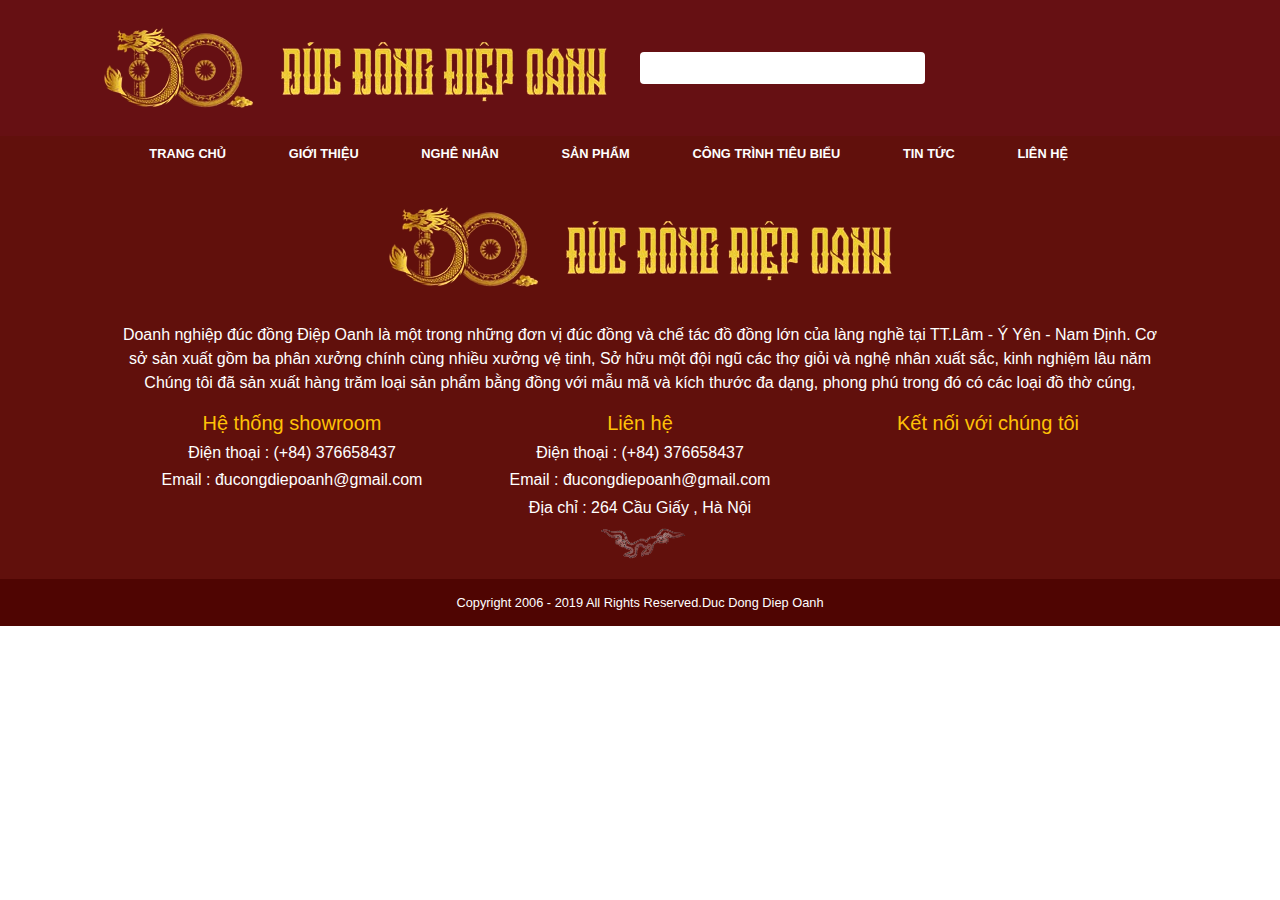
<file: pages/layout.html>
<!DOCTYPE html>
<html lang="en">
<head>
    <meta charset="UTF-8">
    <title>Trang Chủ</title>
    <meta name="viewport" content="width=device-width, initial-scale=1.0">
    <link rel="stylesheet" href="../assets/css/bootstrap.min.css">
    <link rel="stylesheet" href="../assets/css/custom.css">
    <link rel="stylesheet" href="../assets/css/owl.carousel.min.css">
    <link rel="stylesheet" href="../assets/css/owl.theme.default.min.css">
    <link rel="stylesheet" href="https://use.fontawesome.com/releases/v5.15.4/css/all.css" integrity="sha384-DyZ88mC6Up2uqS4h/KRgHuoeGwBcD4Ng9SiP4dIRy0EXTlnuz47vAwmeGwVChigm" crossorigin="anonymous"/>
</head>
<body>
     <!-- top banner -->
     <div class="banner-wrap">
        <div class="container mx-auto">
            <div class="row">
                <div class="col-12 col-sm-6 col-md-6 col-lg-6 col-xl-6 py-2 text-center px-1 px-sm-0">
                    <img src="../assets/images/logo.png" alt="logo" class="header-logo img-fluid">
                </div>
                <div class="col-12 col-sm-6 col-md-6 col-lg-6 col-xl-6 w-100">
                    <div class="row d-flex justify-content-around align-items-center h-100">
                        <div class="d-none d-md-block col-12 col-sm-6 col-md-6 col-lg-6 col-xl-6">
                           <form action="">
                               <input type="search" name="" class="px-2 py-1 border-0 rounded w-100" id="header-search-input">
                           </form>
                        </div>
                        <div class="col-12 col-sm-12 pb-4 pb-sm-0 col-md-6 col-lg-6 col-xl-6">
                            <ul class="d-flex justify-content-center align-items-center list-unstyled">
                                <li>
                                    <span class="fa-stack">
                                        <i class="fas fa-circle text-white fa-stack-2x"></i>
                                        <i class="fab fa-facebook text-dark fa-stack-1x fa-inverse"></i>
                                      </span>
                                </li>
                                <li>
                                    <span class="fa-stack">
                                        <i class="fas fa-circle text-white fa-stack-2x"></i>
                                        <i class="fab fa-youtube text-dark  fa-stack-1x fa-inverse"></i>
                                      </span>
                                </li>
                                <li>
                                    <span class="fa-stack">
                                        <i class="fas fa-circle text-white fa-stack-2x"></i>
                                        <i class="fab fa-linkedin text-dark fa-stack-1x fa-inverse"></i>
                                      </span>
                                </li>
                                <li>
                                    <span class="fa-stack">
                                        <i class="fas fa-circle text-white fa-stack-2x"></i>
                                        <i class="fab fa-instagram text-dark fa-stack-1x fa-inverse"></i>
                                      </span>
                                </li>
                                <button class="d-block d-md-none rounded"  id="navbar-toggler-btn" type="button" data-show="0">
                                    <span class="fa-stack">
                                        <i class="fas fa-circle text-white fa-stack-2x"></i>
                                        <i class="fas fa-bars text-dark fa-stack-1x fa-inverse"></i>
                                      </span>
                                </button>
                            </ul>
                        </div>
                    </div>
                </div>
            </div>
        </div>
    </div>
    <!-- end top banner -->

     <!-- main nav -->
     <div class="bg-main main-nav">
        <div class="container m-auto">
            <nav class="navbar navbar-expand-md navbar-dark px-5 py-2 py-md-0">
              
                <i class="d-block d-md-none fas fa-times text-dark" id="toggler-close-btn" data-hide = "1"></i>

                <div class="sidebar w-100" id="main-sidebar">

                  <ul class="navbar-nav d-block d-md-flex justify-content-around align-items-center  w-100 py-2">
                    <li class="nav-item px-2 py-md-0 py-2 d-block d-md-none">
                       <img src="../assets/images/logo.png" class="img-fluid" alt="">
                    </li>
                    <li class="nav-item px-2 py-md-0 py-2"><a href="#" class="nav-link text-white">TRANG CHỦ</a></li>
                    <li class="nav-item px-2 py-md-0 py-2"><a href="#" class="nav-link text-white">GIỚI THIỆU</a></li>
                    <li class="nav-item px-2 py-md-0 py-2"><a href="#" class="nav-link text-white">NGHÊ NHÂN</a></li>
                    <li class="nav-item px-2 py-md-0 py-2"><a href="#" class="nav-link text-white">SẢN PHẨM</a></li>
                    <li class="nav-item px-2 py-md-0 py-2"><a href="#" class="nav-link text-white">CÔNG TRÌNH TIÊU BIỂU</a></li>
                    <li class="nav-item px-2 py-md-0 py-2"><a href="#" class="nav-link text-white">TIN TỨC</a></li>
                    <li class="nav-item px-2 py-md-0 py-2"><a href="#" class="nav-link text-white">LIÊN HỆ</a></li>
                    <li class="nav-item px-2 py-md-0 py-2">
                        <div class="d-block d-md-none">
                            <form action="">
                                <input type="search" name="" class="px-2 border-0 rounded w-100" id="header-search-input">
                            </form>
                         </div>
                    </li>
                  </ul>
                </div>
              </nav>
        </div>
    </div>
    <!-- end main nav -->

    <!-- body o day  -->

    <!-- footer -->

    <footer class="bg-main container-fluid">
        <div class="container m-auto py-3 px-5">
            <div class="d-flex justify-content-center align-items-center">
                <img src="../assets/images/logo.png" class="img-fluid" alt="">
            </div>
            <p class="text-center text-white my-3">
                Doanh nghiệp đúc đồng Điệp Oanh là một trong những đơn vị đúc đồng và chế tác đồ đồng lớn của làng nghề tại TT.Lâm - Ý Yên - Nam Định. Cơ sở sản xuất gồm ba phân xưởng chính cùng nhiều xưởng vệ tinh, Sở hữu một đội ngũ các thợ giỏi và nghệ nhân xuất sắc, kinh nghiệm lâu năm Chúng tôi đã sản xuất hàng trăm loại sản phẩm
                bằng đồng với mẫu mã và kích thước đa dạng, phong phú trong đó có các loại đồ thờ cúng,
            </p>
            <div class="row">
                <div class="col">
                    <h5 class="text-center text-warning">Hệ thống showroom</h5>
                    <h6 class="text-center text-white py-2">Điện thoại : (+84) 376658437</h6>
                    <h6 class="text-center text-white">Email : đucongdiepoanh@gmail.com</h6>
                </div>
                <div class="col text-center">
                    <h5 class="text-center text-warning">Liên hệ</h5>
                    <h6 class="text-center text-white py-2">Điện thoại : (+84) 376658437</h6>
                    <h6 class="text-center text-white pb-2">Email : đucongdiepoanh@gmail.com</h6>
                    <h6 class="text-center text-white">Địa chỉ : 264 Cầu Giấy , Hà Nội</h6>
                    <img src="../assets/images/good_projects_stiker.png" class="img-fluid" alt="">
                </div>
                <div class="col">
                    <h5 class="text-center text-warning">Kết nối với chúng tôi</h5>
                    <ul class="d-flex justify-content-center align-items-center list-unstyled my-3">
                        <li>
                            <span class="fa-stack">
                                <i class="fas fa-circle text-white fa-stack-2x"></i>
                                <i class="fab fa-facebook text-dark fa-stack-1x fa-inverse"></i>
                            </span>
                        </li>
                        <li>
                            <span class="fa-stack">
                                <i class="fas fa-circle text-white fa-stack-2x"></i>
                                <i class="fab fa-youtube text-dark  fa-stack-1x fa-inverse"></i>
                            </span>
                        </li>
                        <li>
                            <span class="fa-stack">
                                <i class="fas fa-circle text-white fa-stack-2x"></i>
                                <i class="fab fa-linkedin text-dark fa-stack-1x fa-inverse"></i>
                            </span>
                        </li>
                        <li>
                            <span class="fa-stack">
                                <i class="fas fa-circle text-white fa-stack-2x"></i>
                                <i class="fab fa-instagram text-dark fa-stack-1x fa-inverse"></i>
                            </span>
                        </li>
                    </ul>
                </div>
            </div>
        </div>
        <div class="container-fluid bg-footer py-3">
            <h6 class="text-center text-white small">Copyright 2006 - 2019  All Rights Reserved.Duc Dong Diep Oanh</h6>
        </div>
    </footer>

</body>
</html>
</file>
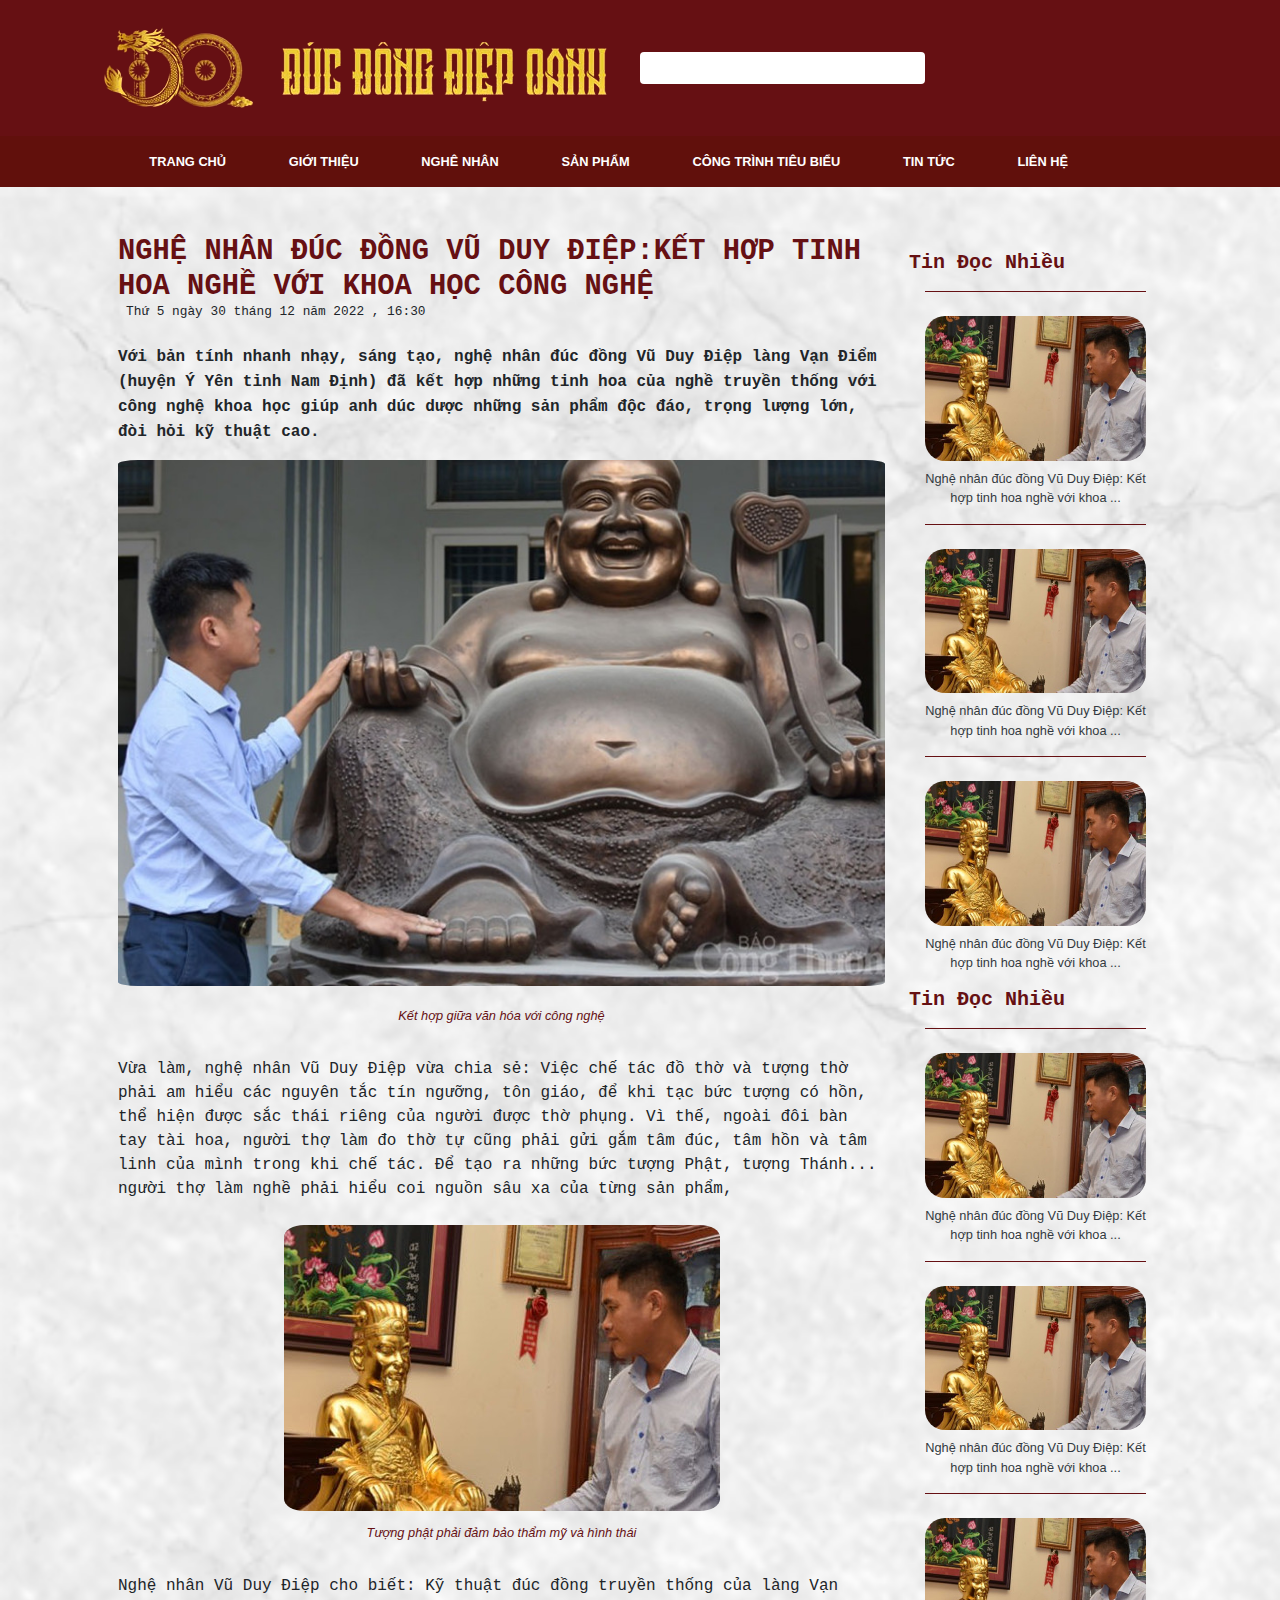
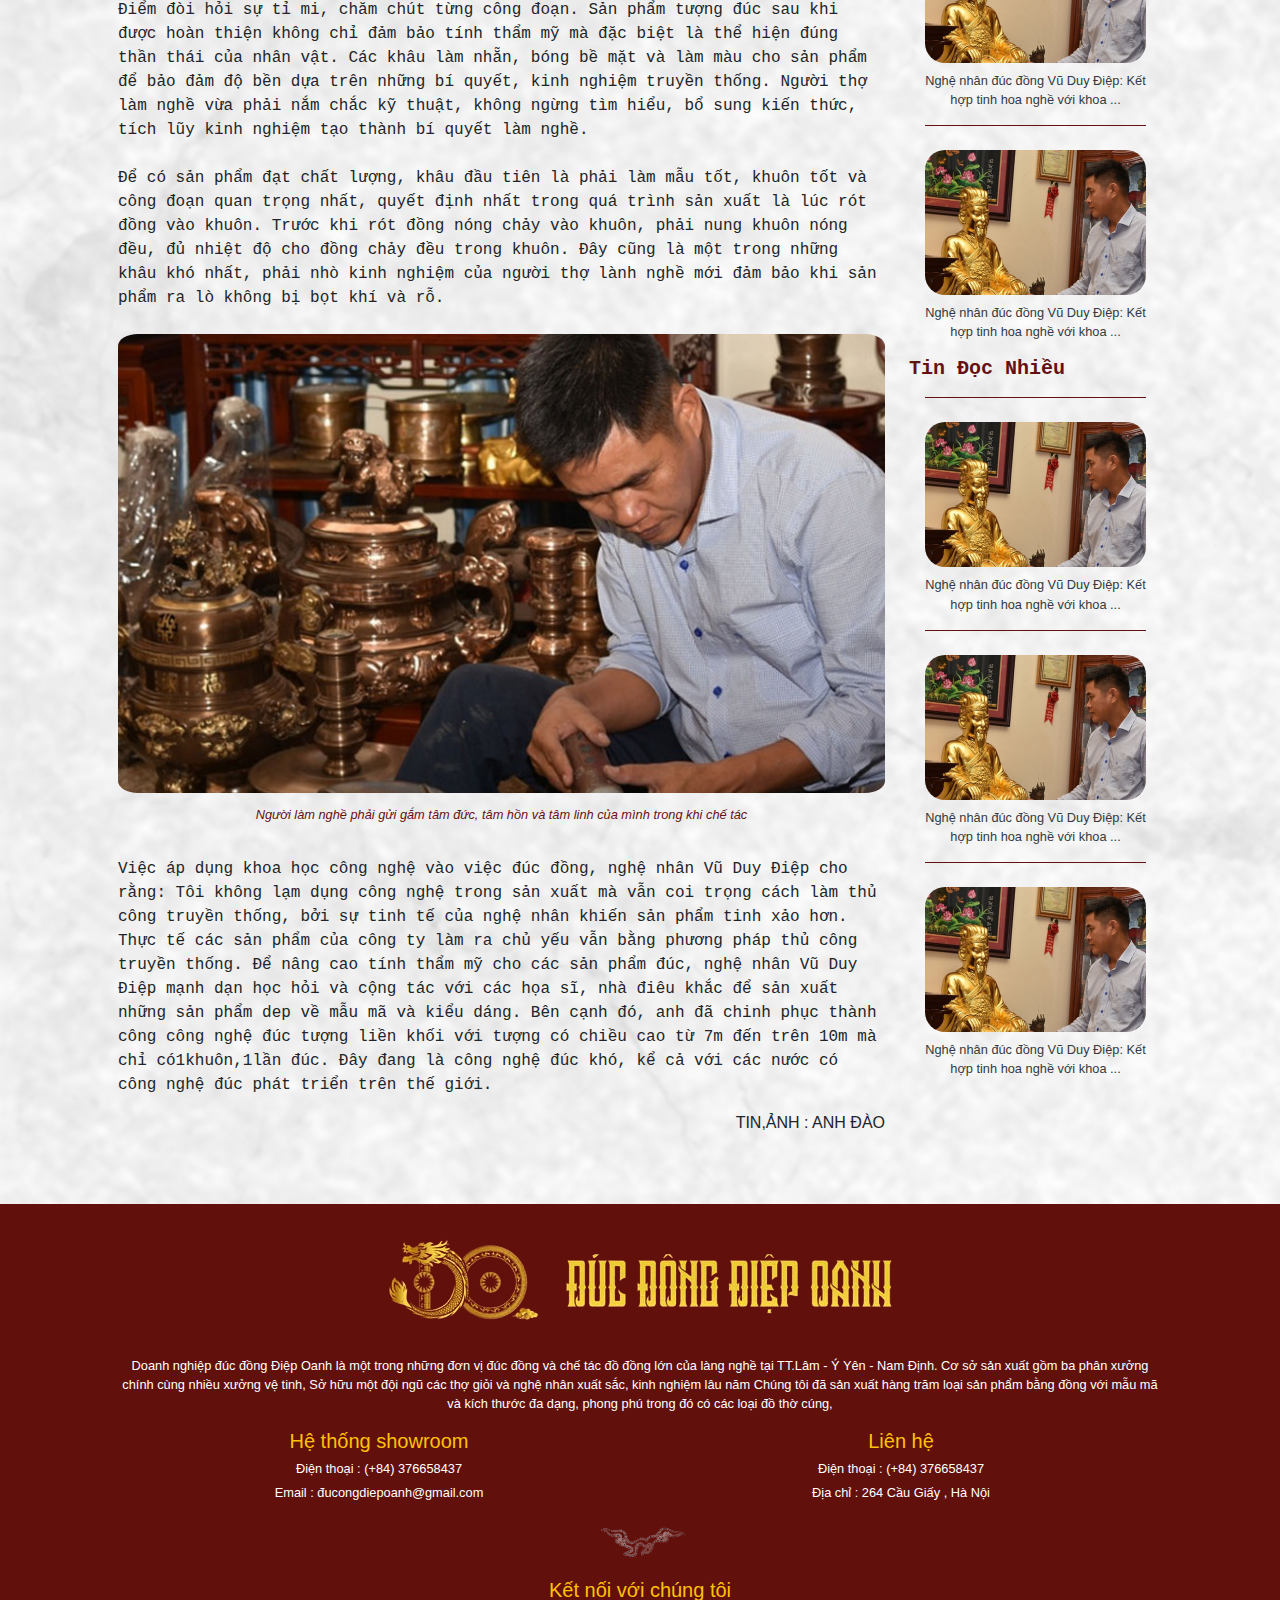
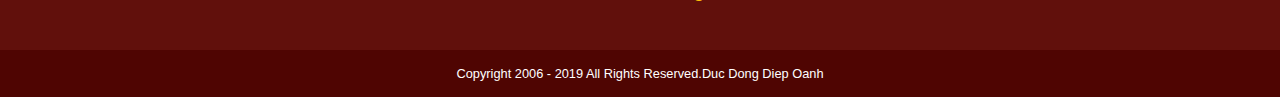
<file: pages/news.html>
<!DOCTYPE html>
<html lang="en">
<head>
    <meta charset="UTF-8">
    <title>News</title>
    <meta name="viewport" content="width=device-width, initial-scale=1.0">
    <link rel="stylesheet" href="../assets/css/bootstrap.min.css">
    <link rel="stylesheet" href="../assets/css/custom.css">
    <link rel="stylesheet" href="../assets/css/owl.carousel.min.css">
    <link rel="stylesheet" href="../assets/css/owl.theme.default.min.css">
    <link rel="stylesheet" href="https://use.fontawesome.com/releases/v5.15.4/css/all.css"
          integrity="sha384-DyZ88mC6Up2uqS4h/KRgHuoeGwBcD4Ng9SiP4dIRy0EXTlnuz47vAwmeGwVChigm" crossorigin="anonymous"/>
    <style>

        /*news */
        .news-responsive-text-p {
            font-size: 32px !important;
        }

        .news-responsive-text-title {
            font-size: 1.8rem !important;
        }

        .main-content {
            background-image: url("../assets/images/news_back.png");
            background-size: cover;
        }

        /*end news*/
    </style>
</head>
<body>
<!-- top banner -->
<div class="banner-wrap">
    <div class="container mx-auto">
        <div class="row align-items-center">
            <div class="col-6 col-sm-6 col-md-6 col-lg-6 col-xl-6 py-2 text-center px-1 px-sm-0">
                <img src="../assets/images/logo.png" alt="logo" class="header-logo img-fluid">
            </div>
            <div class="col-6 col-sm-6 col-md-6 col-lg-6 col-xl-6 w-100">
                <div class="row d-flex justify-content-around align-items-center h-100">
                    <div class="d-none d-md-block col-12 col-sm-6 col-md-6 col-lg-6 col-xl-6">
                        <form action="">
                            <input type="search" name="" class="px-2 py-1 border-0 rounded w-100"
                                   id="header-search-input">
                        </form>
                    </div>
                    <div class="col-12 col-sm-12 pb-sm-0 col-md-6 col-lg-6 col-xl-6">
                        <ul class="d-flex list-social-icon justify-content-end px-2 justify-content-sm-end justify-content-md-center align-items-center list-unstyled">
                            <li class="d-none  d-md-inline">
                                    <span class="fa-stack">
                                        <i class="fas fa-circle text-white fa-stack-2x"></i>
                                        <i class="fab fa-facebook text-dark fa-stack-1x fa-inverse"></i>
                                      </span>
                            </li>
                            <li class="d-none  d-md-inline">
                                    <span class="fa-stack">
                                        <i class="fas fa-circle text-white fa-stack-2x"></i>
                                        <i class="fab fa-youtube text-dark  fa-stack-1x fa-inverse"></i>
                                      </span>
                            </li>
                            <li class="d-none  d-md-inline">
                                    <span class="fa-stack">
                                        <i class="fas fa-circle text-white fa-stack-2x"></i>
                                        <i class="fab fa-linkedin text-dark fa-stack-1x fa-inverse"></i>
                                      </span>
                            </li>
                            <li class="d-none  d-md-inline">
                                    <span class="fa-stack">
                                        <i class="fas fa-circle text-white fa-stack-2x"></i>
                                        <i class="fab fa-instagram text-dark fa-stack-1x fa-inverse"></i>
                                      </span>
                            </li>
                            <button class="d-block d-md-none rounded" id="navbar-toggler-btn" type="button"
                                    data-show="0">
                                    <span class="fa-stack">
                                        <i class="fas fa-circle text-white fa-stack-2x"></i>
                                        <i class="fas fa-bars text-dark fa-stack-1x fa-inverse"></i>
                                      </span>
                            </button>
                        </ul>
                    </div>
                </div>
            </div>
        </div>
    </div>
</div>
<div class="bg-main main-nav">
    <div class="container m-auto">
        <nav class="navbar navbar-expand-md navbar-dark px-5 py-2 py-md-2" id="main-nav">

            <i class="d-block d-md-none fas fa-times text-dark" id="toggler-close-btn" data-hide="1"></i>

            <div class="sidebar w-100" id="main-sidebar">

                <ul class="navbar-nav d-block d-md-flex justify-content-around align-items-center  w-100 py-2">
                    <li class="nav-item px-2 py-md-0 py-2 d-block d-md-none">
                        <img src="../assets/images/logo.png" class="img-fluid" alt="">
                    </li>
                    <li class="nav-item px-2 py-md-0 py-2"><a href="#" class="nav-link text-white">TRANG CHỦ</a></li>
                    <li class="nav-item px-2 py-md-0 py-2"><a href="#" class="nav-link text-white">GIỚI THIỆU</a></li>
                    <li class="nav-item px-2 py-md-0 py-2"><a href="#" class="nav-link text-white">NGHÊ NHÂN</a></li>
                    <li class="nav-item px-2 py-md-0 py-2"><a href="#" class="nav-link text-white">SẢN PHẨM</a></li>
                    <li class="nav-item px-2 py-md-0 py-2"><a href="#" class="nav-link text-white">CÔNG TRÌNH TIÊU
                        BIỂU</a></li>
                    <li class="nav-item px-2 py-md-0 py-2"><a href="#" class="nav-link text-white">TIN TỨC</a></li>
                    <li class="nav-item px-2 py-md-0 py-2"><a href="#" class="nav-link text-white">LIÊN HỆ</a></li>
                    <li class="nav-item px-2 py-md-0 py-2">
                        <div class="d-block d-md-none">
                            <form action="">
                                <input type="search" name="" class="px-2 border-0 rounded w-100"
                                       id="header-search-input">
                            </form>
                        </div>
                    </li>
                </ul>
            </div>
        </nav>
    </div>
</div>
<section class="main-content">
    <div class="container p-3 p-md-5 m-auto">
        <div class="row">
            <div class="col-12 col-lg-9 pr-sm-3">
                <div class="new-detail">
                    <h4 class="text-main news-responsive-text-title text-monospace font-weight-bold"> NGHỆ NHÂN ĐÚC ĐỒNG VŨ DUY ĐIỆP:KẾT
                        HỢP TINH HOA NGHỀ VỚI KHOA HỌC CÔNG
                        NGHỆ</h4>
                    <div class="d-flex justify-content-start align-items-end">
                        <i class="far fa-clock"></i>
                        <h6 class="px-2 small text-monospace text-truncate-sm h-100">Thứ 5 ngày 30 tháng 12 năm 2022 ,
                            16:30</h6>
                        <ul class="d-flex justify-content-around align-items-center list-unstyled">
                            <li class="px-1">
                                <span class="fas fa-star small text-warning"></span>
                            </li>
                            <li class="pl-1 px-md-1">
                                <span class="fas fa-star small text-warning"></span>
                            </li>
                            <li class="pl-1 px-md-1">
                                <span class="fas fa-star small text-warning"></span>
                            </li>
                            <li class="pl-1 px-md-1">
                                <span class="fas fa-star small text-warning"></span>
                            </li>
                            <li class="pl-1 px-md-1">
                                <span class="fas fa-star small text-warning"></span>
                            </li>
                        </ul>
                    </div>
                    <!--main desc-->
                    <div class="main-detail py-4">
                        <strong class="text-monospace">
                            Với bản tính nhanh nhạy, sáng tạo, nghệ nhân đúc đồng Vũ Duy Điệp làng Vạn Điểm (huyện Ý Yên tỉnh
                            Nam Định) đã kết hợp những tinh hoa của nghề truyền thống với công nghệ khoa học giúp anh dúc dược
                            những sản phẩm độc đáo, trọng lượng lớn, đòi hỏi kỹ thuật cao.
                        </strong>
                        <div class="text-center">
                            <img  class="img-fluid rounded-20 py-3" alt="anh tin tuc" src="../assets/images/new-detail-img-1.jpg"/>
                        </div>
                        <p class="small text-main text-center  pb-3 pt-1"><i>Kết hợp giữa văn hóa với công nghệ</i> </p>
                        <p class=" text-monospace my-3">
                            Vừa làm, nghệ nhân Vũ Duy Điệp vừa chia sẻ: Việc chế tác đồ thờ và tượng thờ phải am hiểu các nguyên tắc tín
                            ngưỡng, tôn giáo, để khi tạc bức tượng có hồn, thể hiện được sắc thái riêng của người được thờ phụng. Vì thế, ngoài đôi
                            bàn tay tài hoa, người thợ làm đo thờ tự cũng phải gửi gắm tâm đúc, tâm hồn và tâm linh của mình trong khi chế tác.
                            Để tạo ra những bức tượng Phật, tượng Thánh... người thợ làm nghề phải hiểu coi nguồn sâu xa của từng sản phẩm,
                        </p>
                        <div class="text-center">
                            <img src="../assets/images/new_detail_img_2.jpg" class="img-fluid py-2 rounded-20">
                        </div>
                        <p class="small text-main text-center  pb-3 pt-1"><i>Tượng phật phải đảm bảo thẩm mỹ và hình thái</i> </p>
                        <p class=" text-monospace my-3">
                            Nghệ nhân Vũ Duy Điệp cho biết: Kỹ thuật đúc đồng truyền thống của làng Vạn Điểm đòi hỏi sự tỉ mi, chăm chút
                            từng công đoạn. Sản phẩm tượng đúc sau khi được hoàn thiện không chỉ đảm bảo tính thẩm mỹ mà đặc biệt là thể
                            hiện đúng thần thái của nhân vật. Các khâu làm nhẵn, bóng bề mặt và làm màu cho sản phẩm để bảo đảm độ bền
                            dựa trên những bí quyết, kinh nghiệm truyền thống. Người thợ làm nghề vừa phải nắm chắc kỹ thuật, không ngừng
                            tìm hiểu, bổ sung kiến thức, tích lũy kinh nghiệm tạo thành bí quyết làm nghề.<br><br>
                            Để có sản phẩm đạt chất lượng, khâu đầu tiên là phải làm mẫu tốt, khuôn tốt và công đoạn quan trọng nhất, quyết
                            định nhất trong quá trình sản xuất là lúc rót đồng vào khuôn. Trước khi rót đồng nóng chảy vào khuôn, phải nung
                            khuôn nóng đều, đủ nhiệt độ cho đồng chảy đều trong khuôn. Đây cũng là một trong những khâu khó nhất, phải nhò
                            kinh nghiệm của người thợ lành nghề mới đảm bảo khi sản phẩm ra lò không bị bọt khí và rỗ.
                        </p>
                        <div class="text-center">
                            <img src="../assets/images/new_detail_img_3.jpg" class="img-fluid py-2 rounded-20">
                        </div>
                        <p class="small text-main text-center  pb-3 pt-1"><i>Người làm nghề phải gửi gắm tâm đức, tâm hồn và tâm linh của mình trong khi chế tác</i> </p>
                        <p class=" text-monospace my-3">
                            Việc áp dụng khoa học công nghệ vào việc đúc đồng, nghệ nhân Vũ Duy Điệp cho rằng: Tôi không lạm dụng công nghệ
                            trong sản xuất mà vẫn coi trọng cách làm thủ công truyền thống, bởi sự tinh tế của nghệ nhân khiến sản phẩm tinh
                            xảo hơn. Thực tế các sản phẩm của công ty làm ra chủ yếu vẫn bằng phương pháp thủ công truyền thống. Để nâng
                            cao tính thẩm mỹ cho các sản phẩm đúc, nghệ nhân Vũ Duy Điệp mạnh dạn học hỏi và cộng tác với các họa sĩ, nhà
                            điêu khắc để sản xuất những sản phẩm dep về mẫu mã và kiểu dáng. Bên cạnh đó, anh đã chinh phục thành công
                            công nghệ đúc tượng liền khối với tượng có chiều cao từ 7m đến trên 10m mà chỉ có1khuôn,1lần đúc. Đây đang là
                            công nghệ đúc khó, kể cả với các nước có công nghệ đúc phát triển trên thế giới.
                        </p>
                        <h6 class="text-right">TIN,ẢNH : ANH ĐÀO</h6>
                    </div>
                </div>
            </div>
            <div class="col-12 col-lg-3 pl-sm-2">
                <div class="row  my-3">
                    <div class="col-12">
                        <h5 class="text-main text-sm-center text-md-center  text-lg-left text-monospace font-weight-bold">Tin Đọc Nhiều</h5>
                    </div>
                    <div class="col-12 col-sm-6 col-md-6 col-lg-12 px-sm-2 px-md-3 text-center">
                        <hr class="my-3 border-main"/>
                        <a href="#" class="nav-link text-dark">
                            <img src="../assets/images/new_detail_img_2.jpg" class="img-fluid rounded-20 my-2"/>
                            <p class="text-truncate-sm small font-weight-500">Nghệ nhân đúc đồng Vũ Duy Điệp:
                                Kết hợp tinh hoa nghề với khoa ...</p>
                        </a>
                    </div>
                    <div class="col-12 col-sm-6 col-md-6 col-lg-12 px-sm-2 px-md-3 text-center">
                        <hr class="my-3 border-main"/>
                        <a href="#" class="nav-link text-dark">
                            <img src="../assets/images/new_detail_img_2.jpg" class="img-fluid rounded-20 my-2"/>
                            <p class="text-truncate-sm small font-weight-500">Nghệ nhân đúc đồng Vũ Duy Điệp:
                                Kết hợp tinh hoa nghề với khoa ...</p>
                        </a>
                    </div>
                    <div class="col-12 col-sm-6 col-md-6 col-lg-12 px-sm-2 px-md-3 text-center">
                        <hr class="my-3 border-main"/>
                        <a href="#" class="nav-link text-dark">
                            <img src="../assets/images/new_detail_img_2.jpg" class="img-fluid rounded-20 my-2"/>
                            <p class="text-truncate-sm small font-weight-500">Nghệ nhân đúc đồng Vũ Duy Điệp:
                                Kết hợp tinh hoa nghề với khoa ...</p>
                        </a>
                    </div>
                </div>
                <div class="row  my-3">
                    <div class="col-12">
                        <h5 class="text-main text-sm-center text-md-center text-lg-left  text-monospace font-weight-bold">Tin Đọc Nhiều</h5>
                    </div>
                    <div class="col-12 col-sm-6 col-md-6 col-lg-12 px-sm-2 px-md-3 text-center">
                        <hr class="my-3 border-main"/>
                        <a href="#" class="nav-link text-dark">
                            <img src="../assets/images/new_detail_img_2.jpg" class="img-fluid rounded-20 my-2"/>
                            <p class="text-truncate-sm small font-weight-500">Nghệ nhân đúc đồng Vũ Duy Điệp:
                                Kết hợp tinh hoa nghề với khoa ...</p>
                        </a>
                    </div>
                    <div class="col-12 col-sm-6 col-md-6 col-lg-12 px-sm-2 px-md-3 text-center">
                        <hr class="my-3 border-main"/>
                        <a href="#" class="nav-link text-dark">
                            <img src="../assets/images/new_detail_img_2.jpg" class="img-fluid rounded-20 my-2"/>
                            <p class="text-truncate-sm small font-weight-500">Nghệ nhân đúc đồng Vũ Duy Điệp:
                                Kết hợp tinh hoa nghề với khoa ...</p>
                        </a>
                    </div>
                    <div class="col-12 col-sm-6 col-md-6 col-lg-12 px-sm-2 px-md-3 text-center">
                        <hr class="my-3 border-main"/>
                        <a href="#" class="nav-link text-dark">
                            <img src="../assets/images/new_detail_img_2.jpg" class="img-fluid rounded-20 my-2"/>
                            <p class="text-truncate-sm small font-weight-500">Nghệ nhân đúc đồng Vũ Duy Điệp:
                                Kết hợp tinh hoa nghề với khoa ...</p>
                        </a>
                    </div>
                    <div class="col-12 col-sm-6 col-md-6 col-lg-12 px-sm-2 px-md-3 text-center">
                        <hr class="my-3 border-main"/>
                        <a href="#" class="nav-link text-dark">
                            <img src="../assets/images/new_detail_img_2.jpg" class="img-fluid rounded-20 my-2"/>
                            <p class="text-truncate-sm small font-weight-500">Nghệ nhân đúc đồng Vũ Duy Điệp:
                                Kết hợp tinh hoa nghề với khoa ...</p>
                        </a>
                    </div>
                </div>
                <div class="row  my-3">
                    <div class="col-12">
                        <h5 class="text-main text-sm-center  text-md-center text-lg-left  text-monospace font-weight-bold">Tin Đọc Nhiều</h5>
                    </div>
                    <div class="col-12 col-sm-6 col-md-6 col-lg-12 px-sm-2 px-md-3 text-center">
                        <hr class="my-3 border-main"/>
                        <a href="#" class="nav-link text-dark">
                            <img src="../assets/images/new_detail_img_2.jpg" class="img-fluid rounded-20 my-2"/>
                            <p class="text-truncate-sm small font-weight-500">Nghệ nhân đúc đồng Vũ Duy Điệp:
                                Kết hợp tinh hoa nghề với khoa ...</p>
                        </a>
                    </div>
                    <div class="col-12 col-sm-6 col-md-6 col-lg-12 px-sm-2 px-md-3 text-center">
                        <hr class="my-3 border-main"/>
                        <a href="#" class="nav-link text-dark">
                            <img src="../assets/images/new_detail_img_2.jpg" class="img-fluid rounded-20 my-2"/>
                            <p class="text-truncate-sm small font-weight-500">Nghệ nhân đúc đồng Vũ Duy Điệp:
                                Kết hợp tinh hoa nghề với khoa ...</p>
                        </a>
                    </div>
                    <div class="col-12 col-sm-6 col-md-6 col-lg-12 px-sm-2 px-md-3 text-center">
                        <hr class="my-3 border-main"/>
                        <a href="#" class="nav-link text-dark">
                            <img src="../assets/images/new_detail_img_2.jpg" class="img-fluid rounded-20 my-2"/>
                            <p class="text-truncate-sm small font-weight-500">Nghệ nhân đúc đồng Vũ Duy Điệp:
                                Kết hợp tinh hoa nghề với khoa ...</p>
                        </a>
                    </div>

                </div>
            </div>
        </div>
    </div>
</section>
<footer class="bg-main container-fluid">
    <div class="container m-auto py-3 px-5">
        <div class="d-flex justify-content-center align-items-center">
            <img src="../assets/images/logo.png" class="img-fluid" alt="">
        </div>
        <p class="text-center small  text-white my-3">
            Doanh nghiệp đúc đồng Điệp Oanh là một trong những đơn vị đúc đồng và chế tác đồ đồng lớn của làng nghề tại
            TT.Lâm - Ý Yên - Nam Định. Cơ sở sản xuất gồm ba phân xưởng chính cùng nhiều xưởng vệ tinh, Sở hữu một đội
            ngũ các thợ giỏi và nghệ nhân xuất sắc, kinh nghiệm lâu năm Chúng tôi đã sản xuất hàng trăm loại sản phẩm
            bằng đồng với mẫu mã và kích thước đa dạng, phong phú trong đó có các loại đồ thờ cúng,
        </p>
        <div class="row">
            <div class="col">
                <h5 class="text-center text-warning">Hệ thống showroom</h5>
                <h6 class="text-center text-white small py-2">Điện thoại : (+84) 376658437</h6>
                <h6 class="text-center text-white small">Email : đucongdiepoanh@gmail.com</h6>
            </div>
            <div class="col text-center">
                <h5 class="text-center text-warning">Liên hệ</h5>
                <h6 class="text-center text-white py-2 small">Điện thoại : (+84) 376658437</h6>
                <h6 class="text-center text-white small">Địa chỉ : 264 Cầu Giấy , Hà Nội</h6>
            </div>
        </div>
        <div class="row py-3">
            <div class="col text-center">
                <img src="../assets/images/good_projects_stiker.png" class="img-fluid" alt="">
            </div>
        </div>
        <div class="row">
            <div class="col">
                <h5 class="text-center text-warning">Kết nối với chúng tôi</h5>
                <ul class="d-flex justify-content-center align-items-center list-unstyled my-3">
                    <li>
                        <span class="fa-stack">
                            <i class="fas fa-circle text-white fa-stack-2x"></i>
                            <i class="fab fa-facebook text-dark fa-stack-1x fa-inverse"></i>
                        </span>
                    </li>
                    <li>
                        <span class="fa-stack">
                            <i class="fas fa-circle text-white fa-stack-2x"></i>
                            <i class="fab fa-youtube text-dark  fa-stack-1x fa-inverse"></i>
                        </span>
                    </li>
                    <li>
                        <span class="fa-stack">
                            <i class="fas fa-circle text-white fa-stack-2x"></i>
                            <i class="fab fa-linkedin text-dark fa-stack-1x fa-inverse"></i>
                        </span>
                    </li>
                    <li>
                        <span class="fa-stack">
                            <i class="fas fa-circle text-white fa-stack-2x"></i>
                            <i class="fab fa-instagram text-dark fa-stack-1x fa-inverse"></i>
                        </span>
                    </li>
                </ul>
            </div>
        </div>
    </div>
    <div class="container-fluid bg-footer py-3">
        <h6 class="text-center text-white small">Copyright 2006 - 2019 All Rights Reserved.Duc Dong Diep Oanh</h6>
    </div>
</footer>
<script src="../assets/js/jquery.slim.min.js"></script>
<script src="../assets/js/bootstrap.bundle.min.js"></script>
<script src="../assets/js/owl.carousel.min.js"></script>
<script src="../assets/js/custom.js"></script>
</body>
</html>
</file>
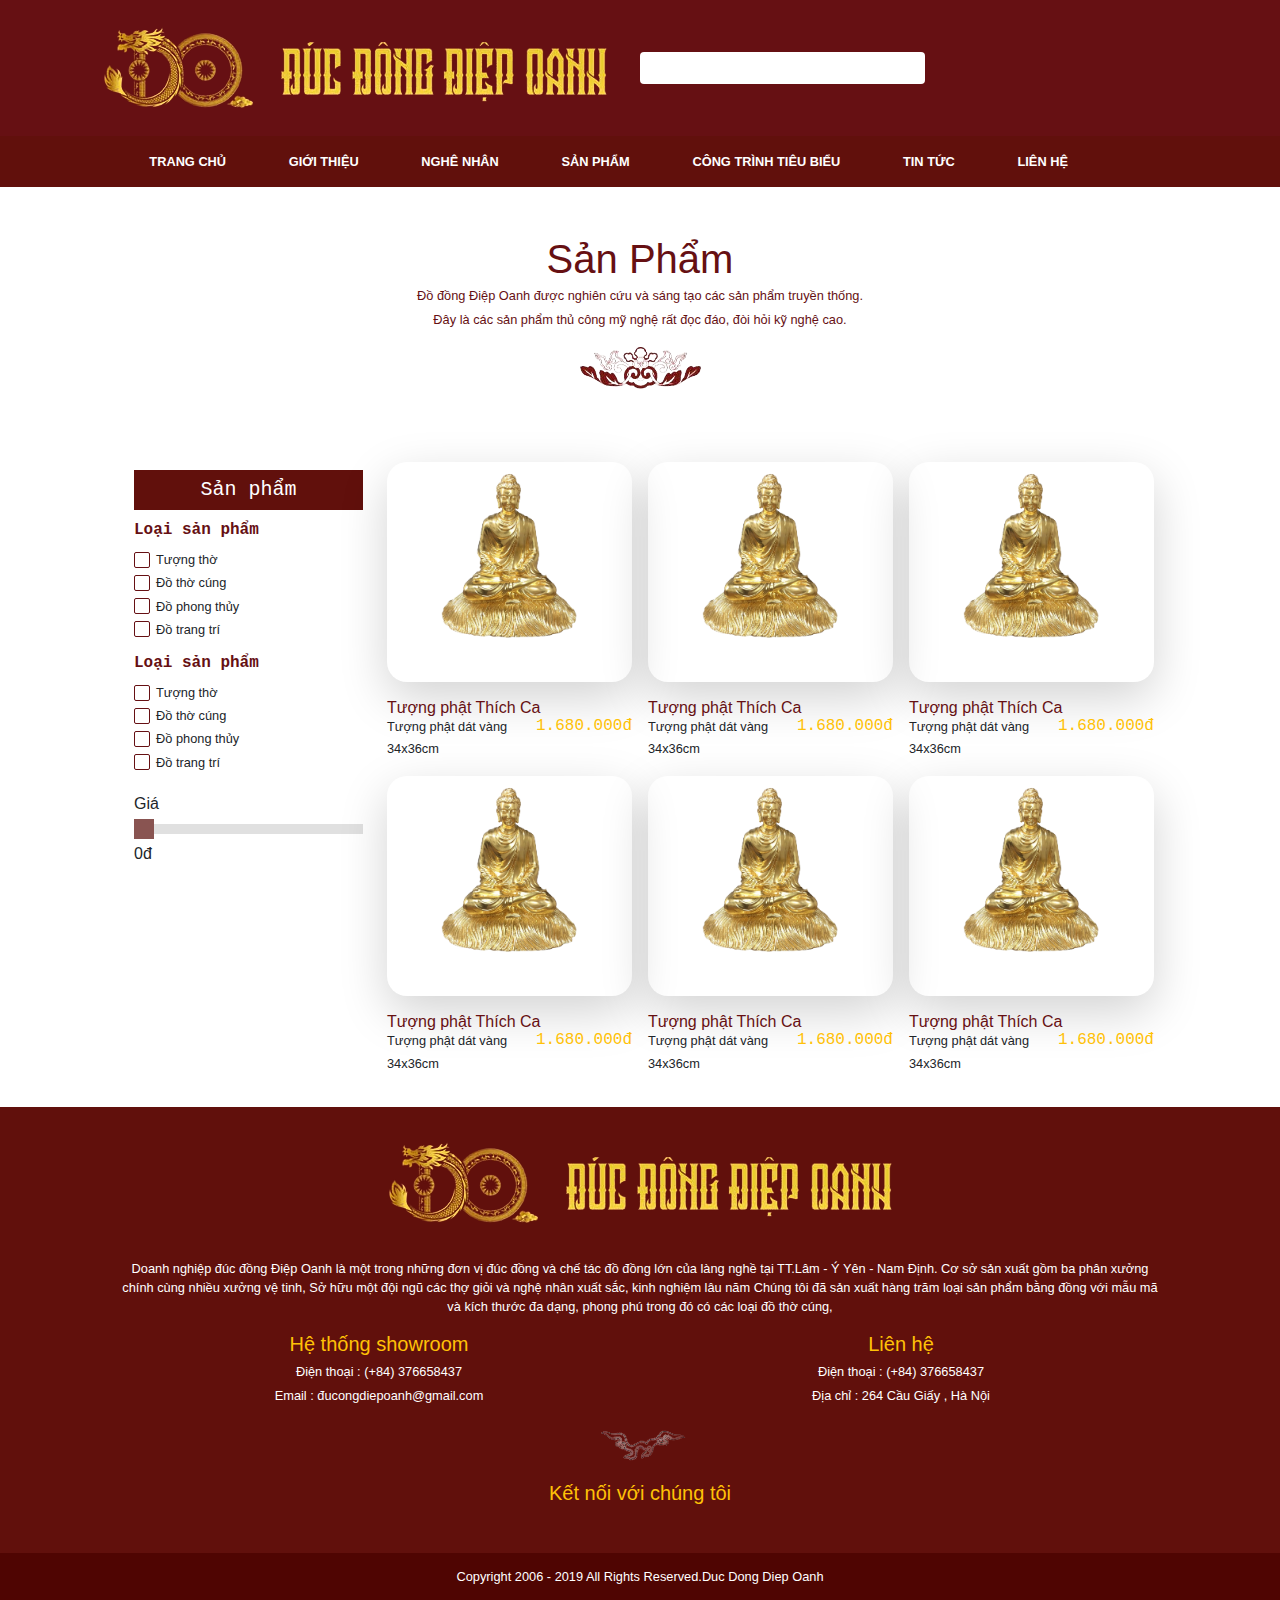
<file: pages/products.html>
<!DOCTYPE html>
<html lang="en">
<head>
    <meta charset="UTF-8">
    <title>Products</title>
    <meta name="viewport" content="width=device-width, initial-scale=1.0">
    <link rel="stylesheet" href="../assets/css/bootstrap.min.css">
    <link rel="stylesheet" href="../assets/css/custom.css">
    <link rel="stylesheet" href="../assets/css/owl.carousel.min.css">
    <link rel="stylesheet" href="../assets/css/owl.theme.default.min.css">

    <link rel="stylesheet" href="https://use.fontawesome.com/releases/v5.15.4/css/all.css"
          integrity="sha384-DyZ88mC6Up2uqS4h/KRgHuoeGwBcD4Ng9SiP4dIRy0EXTlnuz47vAwmeGwVChigm" crossorigin="anonymous"/>
    <style>
        .slider-score {
            -webkit-appearance: none;
            width: 100%;
            height: 10px;
            background: #d3d3d3;
            outline: none;
            opacity: 0.7;
            -webkit-transition: .2s;
            transition: opacity .2s;
        }

        .slider-score:hover {
            opacity: 1;
        }

        .slider-score::-webkit-slider-thumb {
            -webkit-appearance: none;
            appearance: none;
            width: 20px;
            height: 20px;
            background: #580d08;
            cursor: pointer;
        }

        .slider-score::-moz-range-thumb {
            width: 20px;
            height: 20px;
            background: #580d08;
            cursor: pointer;
        }
        .list-type-product input[type="checkbox"]{
            appearance: none;
            -webkit-appearance: none;
            width: 16px;
            height: 16px;
            border-radius: 2px;
            border:1px solid #661013;
            display: flex;
            align-items: center;
            justify-content: center;
            cursor: pointer;
        }
        .list-type-product input[type="checkbox"]:after{
            font-family: 'Font Awesome 5 Free';
            content: "\f00c";
            font-weight: 900;
            font-size: 8px;
            color: white;
            display: none;
        }
        .list-type-product li{
            display: flex;
            justify-content: start;
            align-items: center;
        }
        .list-type-product li label{
            margin:0 6px!important;
        }
        .list-type-product input[type="checkbox"]:checked{
            background-color: #61100c;
        }
        .list-type-product input[type="checkbox"]:checked + label{
            color: #61100c;
        }
        .list-type-product input[type="checkbox"]:checked:after{
            display: inline-block;
        }
    </style>
</head>
<body>

<header>
    <!-- top banner -->
    <div class="banner-wrap">
        <div class="container mx-auto">
            <div class="row align-items-center">
                <div class="col-6 col-sm-6 col-md-6 col-lg-6 col-xl-6 py-2 text-center px-1 px-sm-0">
                    <img src="../assets/images/logo.png" alt="logo" class="header-logo img-fluid">
                </div>
                <div class="col-6 col-sm-6 col-md-6 col-lg-6 col-xl-6 w-100">
                    <div class="row d-flex justify-content-around align-items-center h-100">
                        <div class="d-none d-md-block col-12 col-sm-6 col-md-6 col-lg-6 col-xl-6">
                            <form action="">
                                <input type="search" name="" class="px-2 py-1 border-0 rounded w-100"
                                       id="header-search-input">
                            </form>
                        </div>
                        <div class="col-12 col-sm-12 pb-sm-0 col-md-6 col-lg-6 col-xl-6">
                            <ul class="d-flex list-social-icon justify-content-end px-2 justify-content-sm-end justify-content-md-center align-items-center list-unstyled">
                                <li class="d-none  d-md-inline">
                                    <span class="fa-stack">
                                        <i class="fas fa-circle text-white fa-stack-2x"></i>
                                        <i class="fab fa-facebook text-dark fa-stack-1x fa-inverse"></i>
                                      </span>
                                </li>
                                <li class="d-none  d-md-inline">
                                    <span class="fa-stack">
                                        <i class="fas fa-circle text-white fa-stack-2x"></i>
                                        <i class="fab fa-youtube text-dark  fa-stack-1x fa-inverse"></i>
                                      </span>
                                </li>
                                <li class="d-none  d-md-inline">
                                    <span class="fa-stack">
                                        <i class="fas fa-circle text-white fa-stack-2x"></i>
                                        <i class="fab fa-linkedin text-dark fa-stack-1x fa-inverse"></i>
                                      </span>
                                </li>
                                <li class="d-none  d-md-inline">
                                    <span class="fa-stack">
                                        <i class="fas fa-circle text-white fa-stack-2x"></i>
                                        <i class="fab fa-instagram text-dark fa-stack-1x fa-inverse"></i>
                                      </span>
                                </li>
                                <button class="d-block d-md-none rounded" id="navbar-toggler-btn" type="button"
                                        data-show="0">
                                    <span class="fa-stack">
                                        <i class="fas fa-circle text-white fa-stack-2x"></i>
                                        <i class="fas fa-bars text-dark fa-stack-1x fa-inverse"></i>
                                      </span>
                                </button>
                            </ul>
                        </div>
                    </div>
                </div>
            </div>
        </div>
    </div>
    <!-- end top banner -->
    <!-- main nav -->
    <div class="bg-main main-nav">
        <div class="container m-auto">
            <nav class="navbar navbar-expand-md navbar-dark px-5 py-2 py-md-2" id="main-nav">

                <i class="d-block d-md-none fas fa-times text-dark" id="toggler-close-btn" data-hide="1"></i>

                <div class="sidebar w-100" id="main-sidebar">

                    <ul class="navbar-nav d-block d-md-flex justify-content-around align-items-center  w-100 py-2">
                        <li class="nav-item px-2 py-md-0 py-2 d-block d-md-none">
                            <img src="../assets/images/logo.png" class="img-fluid" alt="">
                        </li>
                        <li class="nav-item px-2 py-md-0 py-2"><a href="#" class="nav-link text-white">TRANG CHỦ</a>
                        </li>
                        <li class="nav-item px-2 py-md-0 py-2"><a href="#" class="nav-link text-white">GIỚI THIỆU</a>
                        </li>
                        <li class="nav-item px-2 py-md-0 py-2"><a href="#" class="nav-link text-white">NGHÊ NHÂN</a>
                        </li>
                        <li class="nav-item px-2 py-md-0 py-2"><a href="#" class="nav-link text-white">SẢN PHẨM</a></li>
                        <li class="nav-item px-2 py-md-0 py-2"><a href="#" class="nav-link text-white">CÔNG TRÌNH TIÊU
                            BIỂU</a></li>
                        <li class="nav-item px-2 py-md-0 py-2"><a href="#" class="nav-link text-white">TIN TỨC</a></li>
                        <li class="nav-item px-2 py-md-0 py-2"><a href="#" class="nav-link text-white">LIÊN HỆ</a></li>
                        <li class="nav-item px-2 py-md-0 py-2">
                            <div class="d-block d-md-none">
                                <form action="">
                                    <input type="search" name="" class="px-2 border-0 rounded w-100"
                                           id="header-search-input">
                                </form>
                            </div>
                        </li>
                    </ul>
                </div>
            </nav>
        </div>
    </div>
    <!-- end main nav -->
</header>
<section class="my-5">
    <div class="container m-auto text-center color-web">
        <h1 class="text-main">Sản Phẩm</h1>
        <strong class="m-0 text-main small">Đồ đồng Điệp Oanh được nghiên cứu và sáng tạo các sản phẩm truyền
            thống.</strong><br>
        <strong class="m-0 text-main small">Đây là các sản phẩm thủ công mỹ nghệ rất đọc đáo, đòi hỏi kỹ nghệ
            cao.</strong><br>
        <img class="mt-2" src="../assets/images/products-sticker.png">
    </div>
</section>
<section class="products">
    <div class="container px-5 m-auto">
        <div class="row">
            <div class="col-12 col-sm-12 col-md-4 col-lg-3 px-1 px-md-3 py-sm-3">
                <h5 class="bg-main w-100 px-4 py-2 text-white text-center text-monospace">Sản phẩm</h5>
                <form action="#">
                    <ul class="list-unstyled list-type-product">
                        <li>
                            <p class="text-monospace  text-main mt-2 mb-1 font-weight-bold">Loại sản phẩm</p>
                        </li>
                        <li class="nav-item my-1">
                            <input type="checkbox" id="input_product_type_1"/>
                            <label class="small" for="input_product_type_1">Tượng thờ</label>
                        </li>
                        <li class="nav-item my-1">
                            <input type="checkbox" id="input_product_type_2"/>
                            <label class="small" for="input_product_type_2">Đồ thờ cúng</label>
                        </li>
                        <li class="nav-item my-1">
                            <input type="checkbox" id="input_product_type_3"/>
                            <label class="small" for="input_product_type_3">Đồ phong thủy</label>
                        </li>
                        <li class="nav-item my-1">
                            <input type="checkbox" id="input_product_type_4"/>
                            <label class="small" for="input_product_type_4">Đồ trang trí</label>
                        </li>
                    </ul>
                    <ul class="list-unstyled list-type-product">
                        <li>
                            <p class="text-monospace  text-main mt-2 mb-1 font-weight-bold">Loại sản phẩm</p>
                        </li>
                        <li class="nav-item my-1">
                            <input type="checkbox" id="input_product_type_6"/>
                            <label class="small" for="input_product_type_6">Tượng thờ</label>
                        </li>
                        <li class="nav-item my-1">
                            <input type="checkbox" id="input_product_type_7"/>
                            <label class="small" for="input_product_type_7">Đồ thờ cúng</label>
                        </li>
                        <li class="nav-item my-1">
                            <input type="checkbox" id="input_product_type_8"/>
                            <label class="small" for="input_product_type_8">Đồ phong thủy</label>
                        </li>
                        <li class="nav-item my-1">
                            <input type="checkbox" id="input_product_type_9"/>
                            <label class="small" for="input_product_type_9">Đồ trang trí</label>
                        </li>
                    </ul>
                    <ul class="list-group text-left">
                        <div class="form-group">
                            <label class="color-web mt-3 font-weight-500" for="sliderRange">Giá</label>
                            <input type="range" class="form-control-range my-2 slider-score" min="0" max="10000000" value="0" id="sliderRange">
                            <p><span id="valueRange"></span></p>
                        </div>
                    </ul>
                </form>
            </div>
            <div class="col-12 col-sm-12 col-md-8 col-lg-9 my-3 my-md-0">
                <div class="row mb-2 my-sm-0 mb-md-4">
                    <div class="col-12 col-sm-6 col-md-6 col-lg-4 px-sm-2 px-2 py-2">
                        <div class="product-card shadow-lg rounded-20 text-center p-2 mb-3">
                            <img src="../assets/images/product.png" class="img-fluid pb-2" alt="">
                            <div class="d-flex justify-content-center align-items-center pb-4 product-rating">
                                <i class="small fas mx-1 fa-star text-warning" data-star = "1"></i>
                                <i class="small fas mx-1 fa-star text-warning" data-star = "2"></i>
                                <i class="small fas mx-1 fa-star text-warning" data-star = "3"></i>
                                <i class="small far mx-1 fa-star text-warning" data-star = "4"></i>
                                <i class="small far mx-1 fa-star text-warning" data-star = "5"></i>
                            </div>
                        </div>
                        <a href="#" class="nav-link text-dark">
                            <h6 class="text-main">Tượng phật Thích Ca</h6>
                        </a>
                        <div class="d-flex justify-content-between align-items-end">
                            <strong class="small font-weight-normal">Tượng phật dát vàng</strong>
                            <h6 class="text-warning text-monospace">1.680.000đ</h6>
                        </div>
                        <strong class="small">34x36cm</strong>
                    </div>
                    <div class="col-12 col-sm-6 col-md-6 col-lg-4 px-sm-2 px-2 py-2">
                        <div class="product-card shadow-lg rounded-20 text-center p-2 mb-3">
                            <img src="../assets/images/product.png" class="img-fluid pb-2" alt="">
                            <div class="d-flex justify-content-center align-items-center pb-4 product-rating">
                                <i class="small fas mx-1 fa-star text-warning" data-star = "1"></i>
                                <i class="small fas mx-1 fa-star text-warning" data-star = "2"></i>
                                <i class="small fas mx-1 fa-star text-warning" data-star = "3"></i>
                                <i class="small far mx-1 fa-star text-warning" data-star = "4"></i>
                                <i class="small far mx-1 fa-star text-warning" data-star = "5"></i>
                            </div>
                        </div>
                        <a href="#" class="nav-link text-dark">
                            <h6 class="text-main">Tượng phật Thích Ca</h6>
                        </a>
                        <div class="d-flex justify-content-between align-items-end">
                            <strong class="small font-weight-normal">Tượng phật dát vàng</strong>
                            <h6 class="text-warning text-monospace">1.680.000đ</h6>
                        </div>
                        <strong class="small">34x36cm</strong>
                    </div>
                    <div class="col-12 col-sm-6 col-md-6 col-lg-4 px-sm-2 px-2 py-2">
                        <div class="product-card shadow-lg rounded-20 text-center p-2 mb-3">
                            <img src="../assets/images/product.png" class="img-fluid pb-2" alt="">
                            <div class="d-flex justify-content-center align-items-center pb-4 product-rating">
                                <i class="small fas mx-1 fa-star text-warning" data-star = "1"></i>
                                <i class="small fas mx-1 fa-star text-warning" data-star = "2"></i>
                                <i class="small fas mx-1 fa-star text-warning" data-star = "3"></i>
                                <i class="small far mx-1 fa-star text-warning" data-star = "4"></i>
                                <i class="small far mx-1 fa-star text-warning" data-star = "5"></i>
                            </div>
                        </div>
                        <a href="#" class="nav-link text-dark">
                            <h6 class="text-main">Tượng phật Thích Ca</h6>
                        </a>
                        <div class="d-flex justify-content-between align-items-end">
                            <strong class="small font-weight-normal">Tượng phật dát vàng</strong>
                            <h6 class="text-warning text-monospace">1.680.000đ</h6>
                        </div>
                        <strong class="small">34x36cm</strong>
                    </div>
                    <div class="col-12 col-sm-6 col-md-6 col-lg-4 px-sm-2 px-2 py-2">
                        <div class="product-card shadow-lg rounded-20 text-center p-2 mb-3">
                            <img src="../assets/images/product.png" class="img-fluid pb-2" alt="">
                            <div class="d-flex justify-content-center align-items-center pb-4 product-rating">
                                <i class="small fas mx-1 fa-star text-warning" data-star = "1"></i>
                                <i class="small fas mx-1 fa-star text-warning" data-star = "2"></i>
                                <i class="small fas mx-1 fa-star text-warning" data-star = "3"></i>
                                <i class="small far mx-1 fa-star text-warning" data-star = "4"></i>
                                <i class="small far mx-1 fa-star text-warning" data-star = "5"></i>
                            </div>
                        </div>
                        <a href="#" class="nav-link text-dark">
                            <h6 class="text-main">Tượng phật Thích Ca</h6>
                        </a>
                        <div class="d-flex justify-content-between align-items-end">
                            <strong class="small font-weight-normal">Tượng phật dát vàng</strong>
                            <h6 class="text-warning text-monospace">1.680.000đ</h6>
                        </div>
                        <strong class="small">34x36cm</strong>
                    </div>
                    <div class="col-12 col-sm-6 col-md-6 col-lg-4 px-sm-2 px-2 py-2">
                        <div class="product-card shadow-lg rounded-20 text-center p-2 mb-3">
                            <img src="../assets/images/product.png" class="img-fluid pb-2" alt="">
                            <div class="d-flex justify-content-center align-items-center pb-4 product-rating">
                                <i class="small fas mx-1 fa-star text-warning" data-star = "1"></i>
                                <i class="small fas mx-1 fa-star text-warning" data-star = "2"></i>
                                <i class="small fas mx-1 fa-star text-warning" data-star = "3"></i>
                                <i class="small far mx-1 fa-star text-warning" data-star = "4"></i>
                                <i class="small far mx-1 fa-star text-warning" data-star = "5"></i>
                            </div>
                        </div>
                        <a href="#" class="nav-link text-dark">
                            <h6 class="text-main">Tượng phật Thích Ca</h6>
                        </a>
                        <div class="d-flex justify-content-between align-items-end">
                            <strong class="small font-weight-normal">Tượng phật dát vàng</strong>
                            <h6 class="text-warning text-monospace">1.680.000đ</h6>
                        </div>
                        <strong class="small">34x36cm</strong>
                    </div>

                    <div class="col-12 col-sm-6 col-md-6 col-lg-4 px-sm-2 px-2 py-2">
                        <div class="product-card shadow-lg rounded-20 text-center p-2 mb-3">
                            <img src="../assets/images/product.png" class="img-fluid pb-2" alt="">
                            <div class="d-flex justify-content-center align-items-center pb-4 product-rating">
                                <i class="small fas mx-1 fa-star text-warning" data-star = "1"></i>
                                <i class="small fas mx-1 fa-star text-warning" data-star = "2"></i>
                                <i class="small fas mx-1 fa-star text-warning" data-star = "3"></i>
                                <i class="small far mx-1 fa-star text-warning" data-star = "4"></i>
                                <i class="small far mx-1 fa-star text-warning" data-star = "5"></i>
                            </div>
                        </div>
                        <a href="#" class="nav-link text-dark">
                            <h6 class="text-main">Tượng phật Thích Ca</h6>
                        </a>
                        <div class="d-flex justify-content-between align-items-end">
                            <strong class="small font-weight-normal">Tượng phật dát vàng</strong>
                            <h6 class="text-warning text-monospace">1.680.000đ</h6>
                        </div>
                        <strong class="small">34x36cm</strong>
                    </div>
                </div>
            </div>

        </div>
    </div>
</section>
<footer class="bg-main container-fluid">
    <div class="container m-auto py-3 px-5">
        <div class="d-flex justify-content-center align-items-center">
            <img src="../assets/images/logo.png" class="img-fluid" alt="">
        </div>
        <p class="text-center small  text-white my-3">
            Doanh nghiệp đúc đồng Điệp Oanh là một trong những đơn vị đúc đồng và chế tác đồ đồng lớn của làng nghề tại
            TT.Lâm - Ý Yên - Nam Định. Cơ sở sản xuất gồm ba phân xưởng chính cùng nhiều xưởng vệ tinh, Sở hữu một đội
            ngũ các thợ giỏi và nghệ nhân xuất sắc, kinh nghiệm lâu năm Chúng tôi đã sản xuất hàng trăm loại sản phẩm
            bằng đồng với mẫu mã và kích thước đa dạng, phong phú trong đó có các loại đồ thờ cúng,
        </p>
        <div class="row">
            <div class="col">
                <h5 class="text-center text-warning">Hệ thống showroom</h5>
                <h6 class="text-center text-white small py-2">Điện thoại : (+84) 376658437</h6>
                <h6 class="text-center text-white small">Email : đucongdiepoanh@gmail.com</h6>
            </div>
            <div class="col text-center">
                <h5 class="text-center text-warning">Liên hệ</h5>
                <h6 class="text-center text-white py-2 small">Điện thoại : (+84) 376658437</h6>
                <h6 class="text-center text-white small">Địa chỉ : 264 Cầu Giấy , Hà Nội</h6>
            </div>
        </div>
        <div class="row py-3">
            <div class="col text-center">
                <img src="../assets/images/good_projects_stiker.png" class="img-fluid" alt="">
            </div>
        </div>
        <div class="row">
            <div class="col">
                <h5 class="text-center text-warning">Kết nối với chúng tôi</h5>
                <ul class="d-flex justify-content-center align-items-center list-unstyled my-3">
                    <li>
                        <span class="fa-stack">
                            <i class="fas fa-circle text-white fa-stack-2x"></i>
                            <i class="fab fa-facebook text-dark fa-stack-1x fa-inverse"></i>
                        </span>
                    </li>
                    <li>
                        <span class="fa-stack">
                            <i class="fas fa-circle text-white fa-stack-2x"></i>
                            <i class="fab fa-youtube text-dark  fa-stack-1x fa-inverse"></i>
                        </span>
                    </li>
                    <li>
                        <span class="fa-stack">
                            <i class="fas fa-circle text-white fa-stack-2x"></i>
                            <i class="fab fa-linkedin text-dark fa-stack-1x fa-inverse"></i>
                        </span>
                    </li>
                    <li>
                        <span class="fa-stack">
                            <i class="fas fa-circle text-white fa-stack-2x"></i>
                            <i class="fab fa-instagram text-dark fa-stack-1x fa-inverse"></i>
                        </span>
                    </li>
                </ul>
            </div>
        </div>
    </div>
    <div class="container-fluid bg-footer py-3">
        <h6 class="text-center text-white small">Copyright 2006 - 2019 All Rights Reserved.Duc Dong Diep Oanh</h6>
    </div>
</footer>
<script>
    let rangeInput = document.getElementById("sliderRange")
    let outputValue = document.getElementById("valueRange")
    outputValue.innerHTML = '0đ'
    rangeInput.addEventListener('input',(e)=>{
        let value = e.target.value
        let moneyFormatted = new Intl.NumberFormat('vi-VN', { style: 'currency', currency: 'VND' }).format(value)
        outputValue.innerHTML = moneyFormatted
    })
</script>
<script src="../assets/js/jquery.slim.min.js"></script>
<script src="../assets/js/bootstrap.bundle.min.js"></script>
<script src="../assets/js/owl.carousel.min.js"></script>
<script src="../assets/js/custom.js"></script>
</body>
</html>
</file>
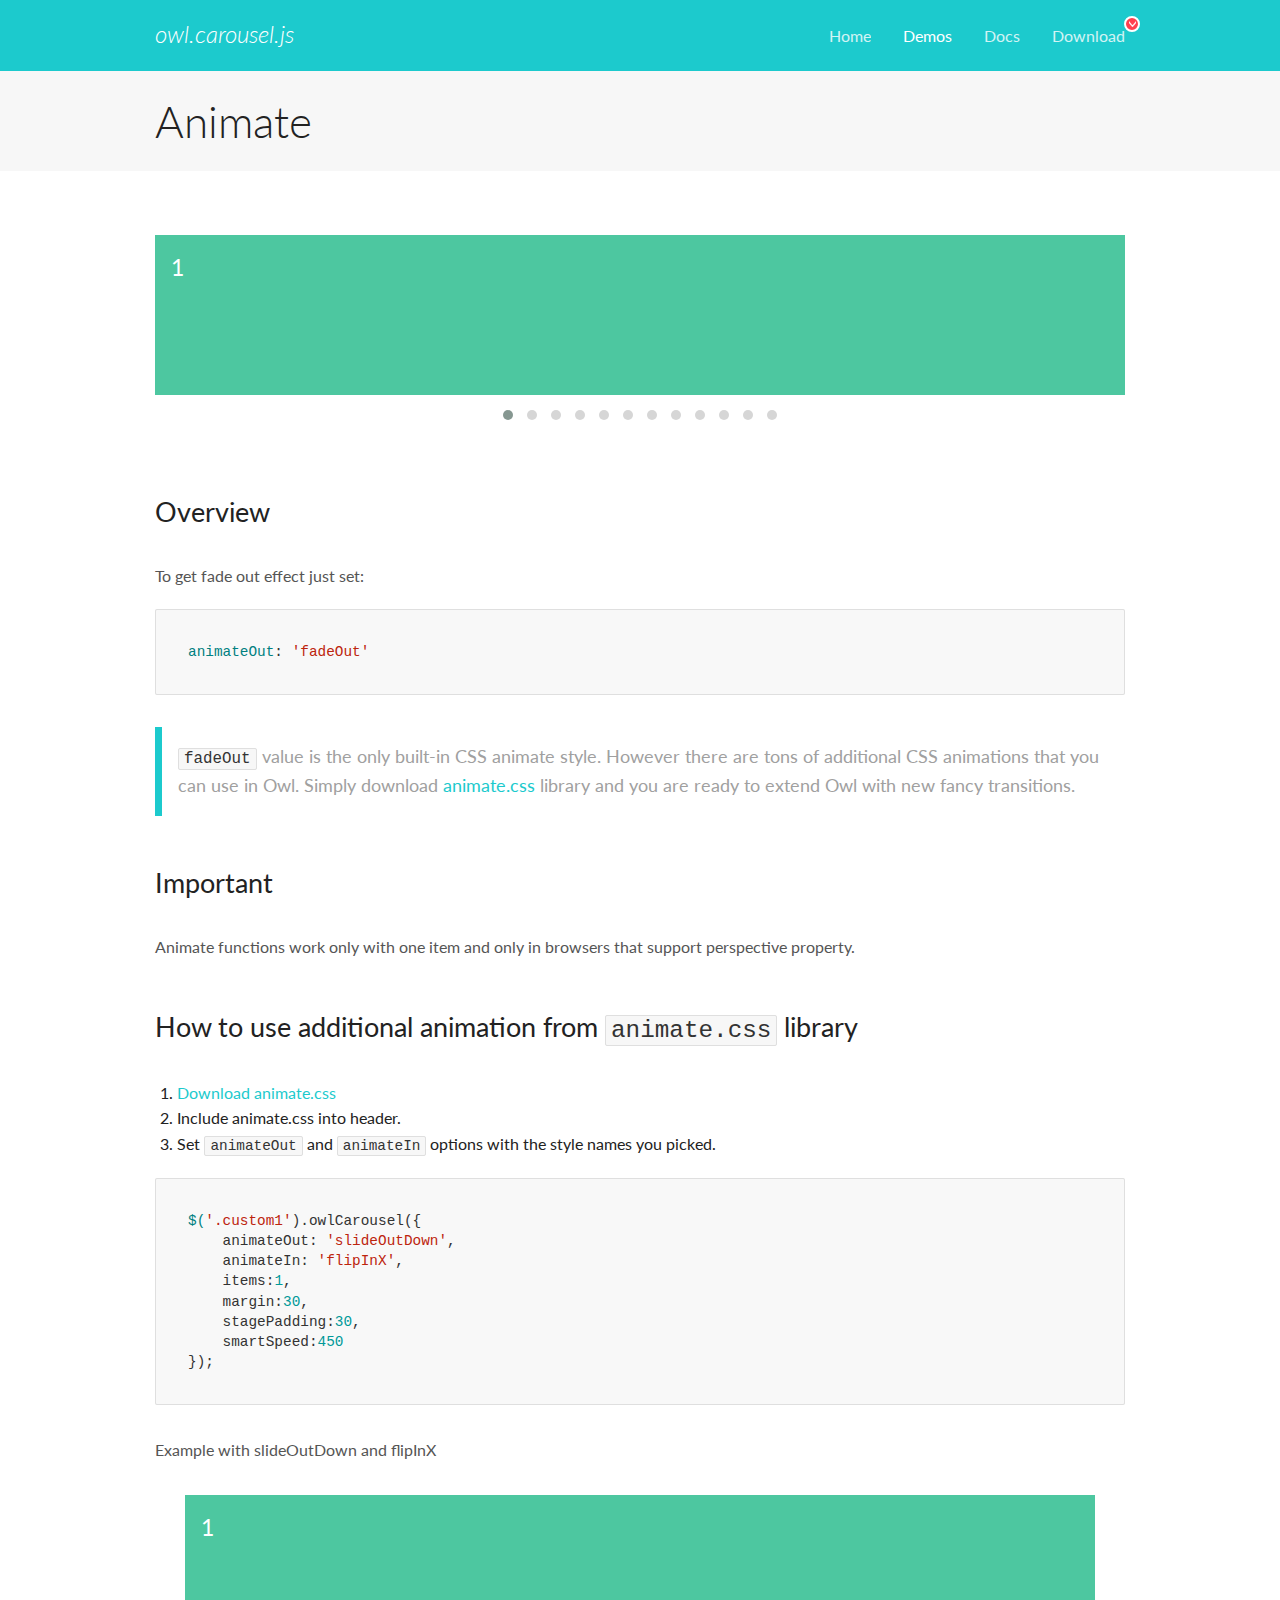
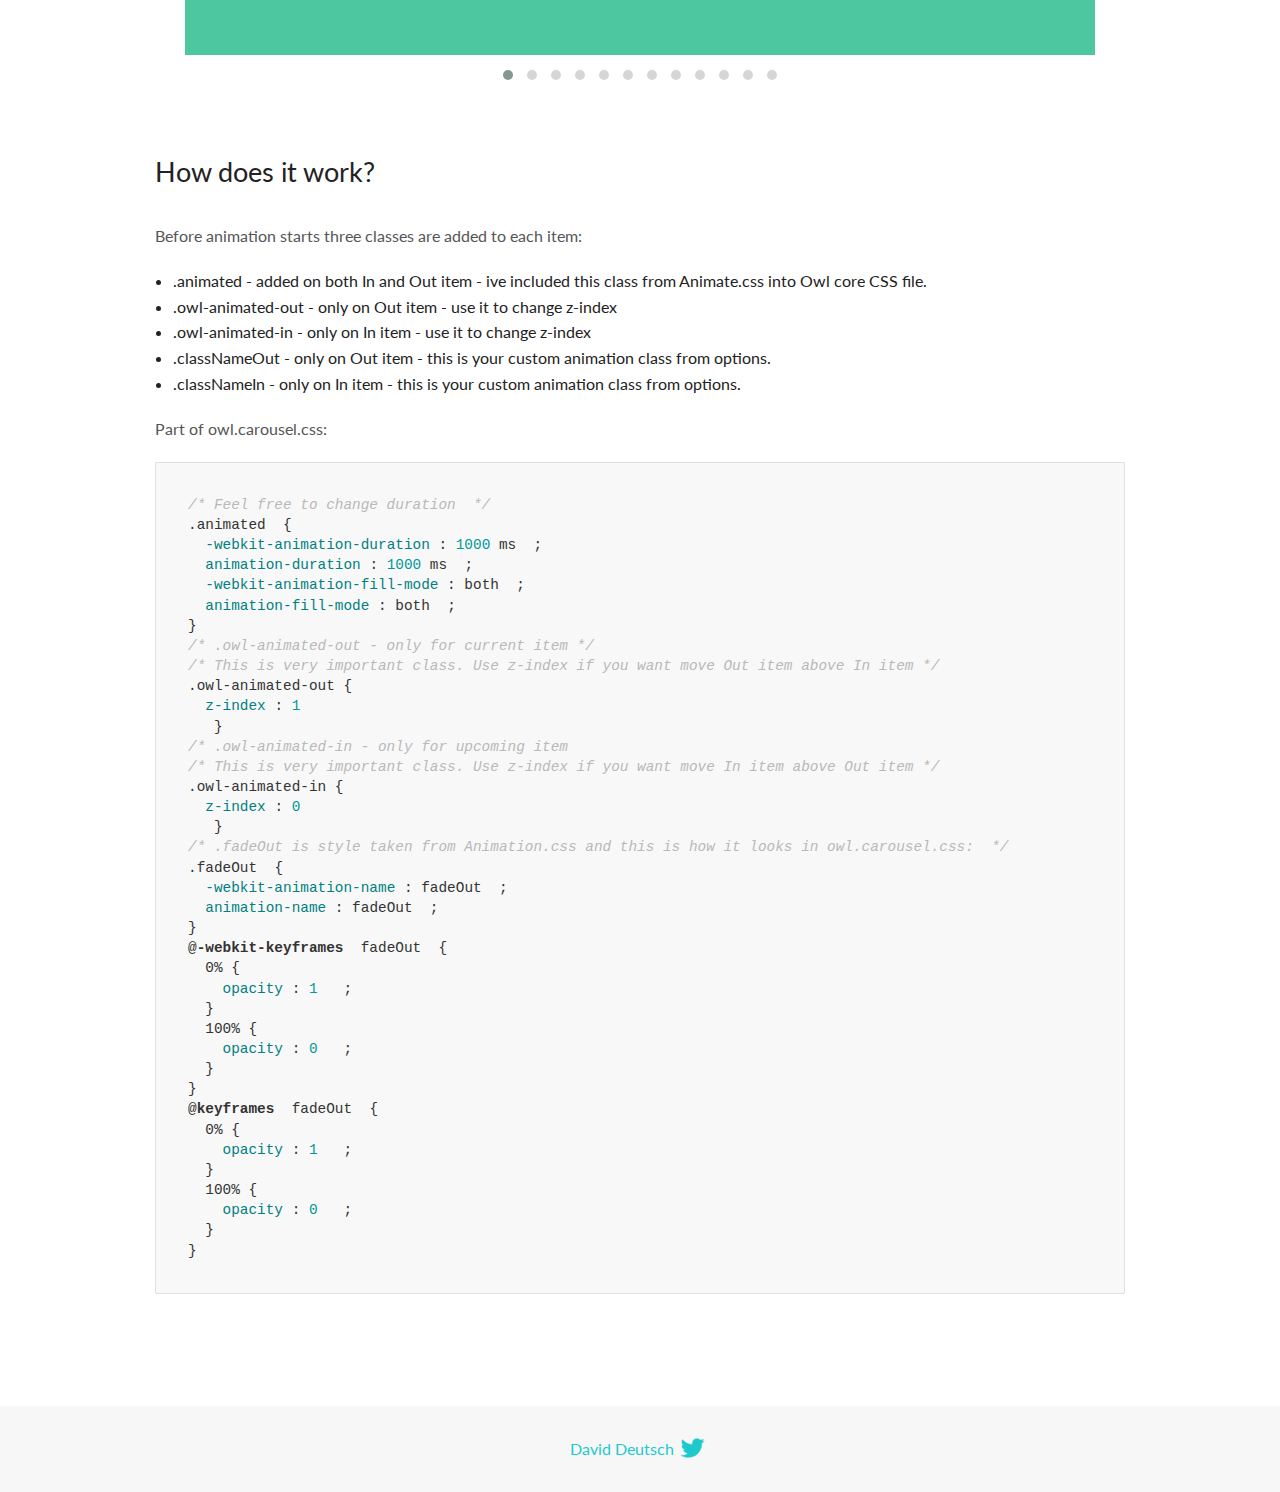
<file: assets/OwlCarousel2-2.3.4/OwlCarousel2-2.3.4/docs/demos/animate.html>
<!DOCTYPE html>
<html lang="en">
  <head>

    <!-- head -->
    <meta charset="utf-8">
    <meta name="msapplication-tap-highlight" content="no" />
    <meta name="viewport" content="width=device-width, initial-scale=1.0" />
    <meta name="description" content="Animate carousel">
    <meta name="author" content="David Deutsch">
    <title>
      Animate Demo | Owl Carousel | 2.3.4
    </title>

    <!-- Stylesheets -->
    <link href='https://fonts.googleapis.com/css?family=Lato:300,400,700,400italic,300italic' rel='stylesheet' type='text/css'>
    <link rel="stylesheet" href="../assets/css/docs.theme.min.css">

    <!-- Owl Stylesheets -->
    <link rel="stylesheet" href="../assets/owlcarousel/assets/owl.carousel.min.css">
    <link rel="stylesheet" href="../assets/owlcarousel/assets/owl.theme.default.min.css">

    <!-- HTML5 shim and Respond.js IE8 support of HTML5 elements and media queries -->

    <!--[if lt IE 9]>
      <script src="https://oss.maxcdn.com/libs/html5shiv/3.7.0/html5shiv.js"></script>
      <script src="https://oss.maxcdn.com/libs/respond.js/1.3.0/respond.min.js"></script>
    <![endif]-->

    <!-- Favicons -->
    <link rel="apple-touch-icon-precomposed" sizes="144x144" href="../assets/ico/apple-touch-icon-144-precomposed.png">
    <link rel="shortcut icon" href="../assets/ico/favicon.png">
    <link rel="shortcut icon" href="favicon.ico">

    <!-- Yeah i know js should not be in header. Its required for demos.-->

    <!-- javascript -->
    <script src="../assets/vendors/jquery.min.js"></script>
    <script src="../assets/owlcarousel/owl.carousel.js"></script>
  </head>
  <body>

    <!-- header -->
    <header class="header">
      <div class="row">
        <div class="large-12 columns">
          <div class="brand left">
            <h3>
              <a href="/OwlCarousel2/">owl.carousel.js</a> 
            </h3>
          </div>
          <a id="toggle-nav" class="right">
            <span></span> <span></span> <span></span> 
          </a> 
          <div class="nav-bar">
            <ul class="clearfix">
              <li> <a href="/OwlCarousel2/index.html">Home</a>  </li>
              <li class="active">
                <a href="/OwlCarousel2/demos/demos.html">Demos</a> 
              </li>
              <li> <a href="/OwlCarousel2/docs/started-welcome.html">Docs</a>  </li>
              <li>
                <a href="https://github.com/OwlCarousel2/OwlCarousel2/archive/2.3.4.zip">Download</a> 
                <span class="download"></span> 
              </li>
            </ul>
          </div>
        </div>
      </div>
    </header>

    <!-- title -->
    <section class="title">
      <div class="row">
        <div class="large-12 columns">
          <h1>Animate</h1>
        </div>
      </div>
    </section>

    <!--  Demos -->
    <section id="demos">
      <div class="row">
        <div class="large-12 columns">
          <div class="fadeOut owl-carousel owl-theme">
            <div class="item">
              <h4>1</h4>
            </div>
            <div class="item">
              <h4>2</h4>
            </div>
            <div class="item">
              <h4>3</h4>
            </div>
            <div class="item">
              <h4>4</h4>
            </div>
            <div class="item">
              <h4>5</h4>
            </div>
            <div class="item">
              <h4>6</h4>
            </div>
            <div class="item">
              <h4>7</h4>
            </div>
            <div class="item">
              <h4>8</h4>
            </div>
            <div class="item">
              <h4>9</h4>
            </div>
            <div class="item">
              <h4>10</h4>
            </div>
            <div class="item">
              <h4>11</h4>
            </div>
            <div class="item">
              <h4>12</h4>
            </div>
          </div>
          <h3 id="overview">Overview</h3>
          <p>To get fade out effect just set:</p>
          <pre><code>animateOut: &#39;fadeOut&#39;</code></pre>
          <blockquote>
            <p><code>fadeOut</code> value is the only built-in CSS animate style. However there are tons of additional CSS animations that you can use in Owl. Simply download
              <a href="https://daneden.github.io/animate.css/">animate.css</a>  library and you are ready to extend Owl with new fancy transitions.</p>
          </blockquote>
          <h3 id="important">Important</h3>
          <p>Animate functions work only with one item and only in browsers that support perspective property.</p>
          <h3 id="how-to-use-additional-animation-from-animate-css-library">How to use additional animation from <code>animate.css</code> library</h3>
          <ol>
            <li> <a href="https://daneden.github.io/animate.css/">Download animate.css</a>  </li>
            <li>Include animate.css into header.</li>
            <li>Set <code>animateOut</code> and <code>animateIn</code> options with the style names you picked.</li>
          </ol>
          <pre><code>$(&#39;.custom1&#39;).owlCarousel({
    animateOut: &#39;slideOutDown&#39;,
    animateIn: &#39;flipInX&#39;,
    items:1,
    margin:30,
    stagePadding:30,
    smartSpeed:450
});</code></pre>
          <p>Example with slideOutDown and flipInX</p>
          <div class="custom1 owl-carousel owl-theme">
            <div class="item">
              <h4>1</h4>
            </div>
            <div class="item">
              <h4>2</h4>
            </div>
            <div class="item">
              <h4>3</h4>
            </div>
            <div class="item">
              <h4>4</h4>
            </div>
            <div class="item">
              <h4>5</h4>
            </div>
            <div class="item">
              <h4>6</h4>
            </div>
            <div class="item">
              <h4>7</h4>
            </div>
            <div class="item">
              <h4>8</h4>
            </div>
            <div class="item">
              <h4>9</h4>
            </div>
            <div class="item">
              <h4>10</h4>
            </div>
            <div class="item">
              <h4>11</h4>
            </div>
            <div class="item">
              <h4>12</h4>
            </div>
          </div>
          <h3 id="how-does-it-work-">How does it work?</h3>
          <p>Before animation starts three classes are added to each item:</p>
          <ul>
            <li>.animated - added on both In and Out item - ive included this class from Animate.css into Owl core CSS file.</li>
            <li>.owl-animated-out - only on Out item - use it to change z-index</li>
            <li>.owl-animated-in - only on In item - use it to change z-index</li>
            <li>.classNameOut - only on Out item - this is your custom animation class from options.</li>
            <li>.classNameIn - only on In item - this is your custom animation class from options.</li>
          </ul>
          <p>Part of owl.carousel.css:</p>
          <pre><code class="language-css"><span class="comment">/* Feel free to change duration  */</span> 
<span class="class">.animated</span>  <span class="rules">{
  <span class="rule"><span class="attribute">-webkit-animation-duration</span> :<span class="value"> <span class="number">1000</span> ms</span> </span> ;
  <span class="rule"><span class="attribute">animation-duration</span> :<span class="value"> <span class="number">1000</span> ms</span> </span> ;
  <span class="rule"><span class="attribute">-webkit-animation-fill-mode</span> :<span class="value"> both</span> </span> ;
  <span class="rule"><span class="attribute">animation-fill-mode</span> :<span class="value"> both</span> </span> ;
<span class="rule">}</span> </span> 
<span class="comment">/* .owl-animated-out - only for current item */</span> 
<span class="comment">/* This is very important class. Use z-index if you want move Out item above In item */</span> 
<span class="class">.owl-animated-out</span> <span class="rules">{
  <span class="rule"><span class="attribute">z-index</span> :<span class="value"> <span class="number">1</span> 
</span> </span> </span> }
<span class="comment">/* .owl-animated-in - only for upcoming item
/* This is very important class. Use z-index if you want move In item above Out item */</span> 
<span class="class">.owl-animated-in</span> <span class="rules">{
  <span class="rule"><span class="attribute">z-index</span> :<span class="value"> <span class="number">0</span> 
</span> </span> </span> }
<span class="comment">/* .fadeOut is style taken from Animation.css and this is how it looks in owl.carousel.css:  */</span> 
<span class="class">.fadeOut</span>  <span class="rules">{
  <span class="rule"><span class="attribute">-webkit-animation-name</span> :<span class="value"> fadeOut</span> </span> ;
  <span class="rule"><span class="attribute">animation-name</span> :<span class="value"> fadeOut</span> </span> ;
<span class="rule">}</span> </span> 
<span class="at_rule">@<span class="keyword">-webkit-keyframes</span>  fadeOut </span> {
  0% <span class="rules">{
    <span class="rule"><span class="attribute">opacity</span> :<span class="value"> <span class="number">1</span> </span> </span> ;
  <span class="rule">}</span> </span> 
  100% <span class="rules">{
    <span class="rule"><span class="attribute">opacity</span> :<span class="value"> <span class="number">0</span> </span> </span> ;
  <span class="rule">}</span> </span> 
}
<span class="at_rule">@<span class="keyword">keyframes</span>  fadeOut </span> {
  0% <span class="rules">{
    <span class="rule"><span class="attribute">opacity</span> :<span class="value"> <span class="number">1</span> </span> </span> ;
  <span class="rule">}</span> </span> 
  100% <span class="rules">{
    <span class="rule"><span class="attribute">opacity</span> :<span class="value"> <span class="number">0</span> </span> </span> ;
  <span class="rule">}</span> </span> 
}</code></pre>
          <link rel="stylesheet" href="../assets/css/animate.css">
          <script>
            jQuery(document).ready(function($) {
              $('.fadeOut').owlCarousel({
                items: 1,
                animateOut: 'fadeOut',
                loop: true,
                margin: 10,
              });
              $('.custom1').owlCarousel({
                animateOut: 'slideOutDown',
                animateIn: 'flipInX',
                items: 1,
                margin: 30,
                stagePadding: 30,
                smartSpeed: 450
              });
            });
          </script>
        </div>
      </div>
    </section>

    <!-- footer -->
    <footer class="footer">
      <div class="row">
        <div class="large-12 columns">
          <h5>
            <a href="/OwlCarousel2/docs/support-contact.html">David Deutsch</a> 
            <a id="custom-tweet-button" href="https://twitter.com/share?url=https://github.com/OwlCarousel2/OwlCarousel2&text=Owl Carousel - This is so awesome! " target="_blank"></a> 
          </h5>
        </div>
      </div>
    </footer>

    <!-- vendors -->
    <script src="../assets/vendors/highlight.js"></script>
    <script src="../assets/js/app.js"></script>
  </body>
</html>
</file>
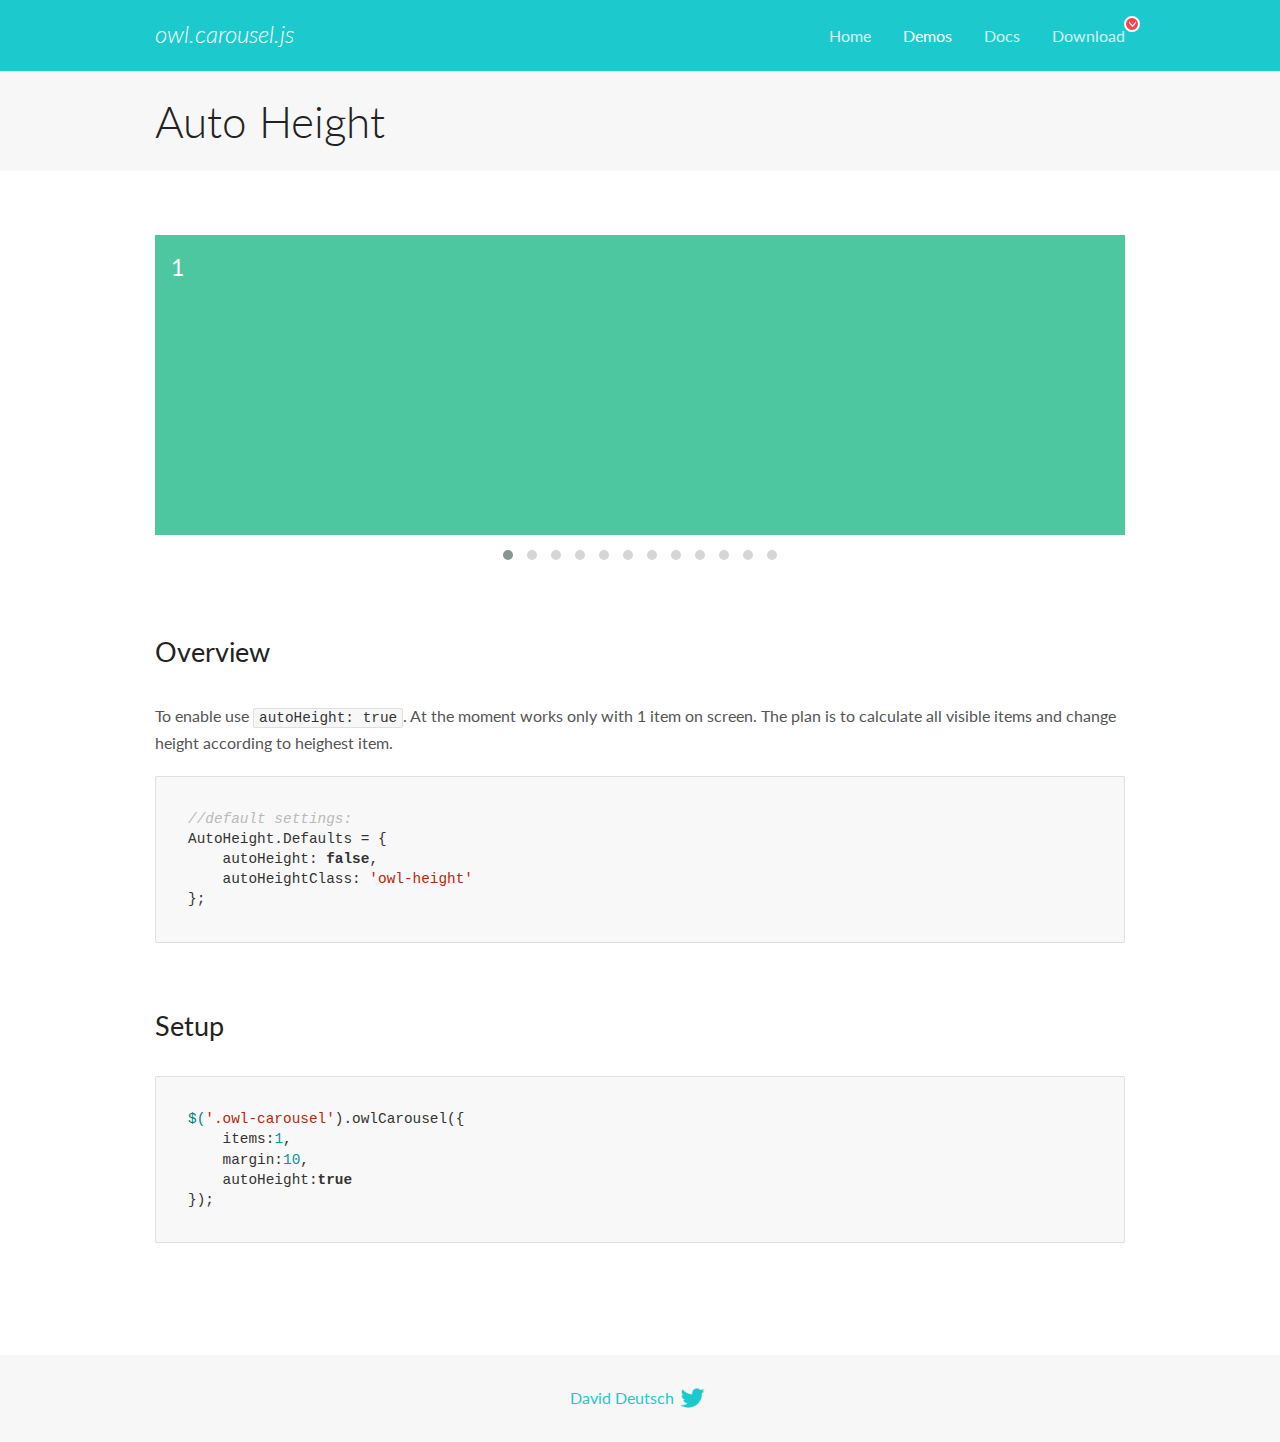
<file: assets/OwlCarousel2-2.3.4/OwlCarousel2-2.3.4/docs/demos/autoheight.html>
<!DOCTYPE html>
<html lang="en">
  <head>

    <!-- head -->
    <meta charset="utf-8">
    <meta name="msapplication-tap-highlight" content="no" />
    <meta name="viewport" content="width=device-width, initial-scale=1.0" />
    <meta name="description" content="autoHeight usage demo">
    <meta name="author" content="David Deutsch">
    <title>
      Auto Height Demo | Owl Carousel | 2.3.4
    </title>

    <!-- Stylesheets -->
    <link href='https://fonts.googleapis.com/css?family=Lato:300,400,700,400italic,300italic' rel='stylesheet' type='text/css'>
    <link rel="stylesheet" href="../assets/css/docs.theme.min.css">

    <!-- Owl Stylesheets -->
    <link rel="stylesheet" href="../assets/owlcarousel/assets/owl.carousel.min.css">
    <link rel="stylesheet" href="../assets/owlcarousel/assets/owl.theme.default.min.css">

    <!-- HTML5 shim and Respond.js IE8 support of HTML5 elements and media queries -->

    <!--[if lt IE 9]>
      <script src="https://oss.maxcdn.com/libs/html5shiv/3.7.0/html5shiv.js"></script>
      <script src="https://oss.maxcdn.com/libs/respond.js/1.3.0/respond.min.js"></script>
    <![endif]-->

    <!-- Favicons -->
    <link rel="apple-touch-icon-precomposed" sizes="144x144" href="../assets/ico/apple-touch-icon-144-precomposed.png">
    <link rel="shortcut icon" href="../assets/ico/favicon.png">
    <link rel="shortcut icon" href="favicon.ico">

    <!-- Yeah i know js should not be in header. Its required for demos.-->

    <!-- javascript -->
    <script src="../assets/vendors/jquery.min.js"></script>
    <script src="../assets/owlcarousel/owl.carousel.js"></script>
  </head>
  <body>

    <!-- header -->
    <header class="header">
      <div class="row">
        <div class="large-12 columns">
          <div class="brand left">
            <h3>
              <a href="/OwlCarousel2/">owl.carousel.js</a> 
            </h3>
          </div>
          <a id="toggle-nav" class="right">
            <span></span> <span></span> <span></span> 
          </a> 
          <div class="nav-bar">
            <ul class="clearfix">
              <li> <a href="/OwlCarousel2/index.html">Home</a>  </li>
              <li class="active">
                <a href="/OwlCarousel2/demos/demos.html">Demos</a> 
              </li>
              <li> <a href="/OwlCarousel2/docs/started-welcome.html">Docs</a>  </li>
              <li>
                <a href="https://github.com/OwlCarousel2/OwlCarousel2/archive/2.3.4.zip">Download</a> 
                <span class="download"></span> 
              </li>
            </ul>
          </div>
        </div>
      </div>
    </header>

    <!-- title -->
    <section class="title">
      <div class="row">
        <div class="large-12 columns">
          <h1>Auto Height</h1>
        </div>
      </div>
    </section>

    <!--  Demos -->
    <section id="demos">
      <div class="row">
        <div class="large-12 columns">
          <div class="owl-carousel owl-theme">
            <div class="item" style="height:300px">
              <h4>1</h4>
            </div>
            <div class="item" style="height:100px">
              <h4>2</h4>
            </div>
            <div class="item" style="height:500px">
              <h4>3</h4>
            </div>
            <div class="item" style="height:250px">
              <h4>4</h4>
            </div>
            <div class="item" style="height:400px">
              <h4>5</h4>
            </div>
            <div class="item" style="height:500px">
              <h4>6</h4>
            </div>
            <div class="item" style="height:600px">
              <h4>7</h4>
            </div>
            <div class="item" style="height:400px">
              <h4>8</h4>
            </div>
            <div class="item" style="height:300px">
              <h4>9</h4>
            </div>
            <div class="item" style="height:350px">
              <h4>10</h4>
            </div>
            <div class="item" style="height:200px">
              <h4>11</h4>
            </div>
            <div class="item" style="height:150px">
              <h4>12</h4>
            </div>
          </div>
          <h3 id="overview">Overview</h3>
          <p>To enable use <code>autoHeight: true</code>. At the moment works only with 1 item on screen. The plan is to calculate all visible items and change height according to heighest item.</p>
          <pre><code>//default settings:
AutoHeight.Defaults = {
    autoHeight: false,
    autoHeightClass: &#39;owl-height&#39;
};</code></pre>
          <h3 id="setup">Setup</h3>
          <pre><code>$(&#39;.owl-carousel&#39;).owlCarousel({
    items:1,
    margin:10,
    autoHeight:true
});</code></pre>
          <script>
            $(document).ready(function() {
              $('.owl-carousel').owlCarousel({
                items: 1,
                margin: 10,
                autoHeight: true
              });
            })
          </script>
        </div>
      </div>
    </section>

    <!-- footer -->
    <footer class="footer">
      <div class="row">
        <div class="large-12 columns">
          <h5>
            <a href="/OwlCarousel2/docs/support-contact.html">David Deutsch</a> 
            <a id="custom-tweet-button" href="https://twitter.com/share?url=https://github.com/OwlCarousel2/OwlCarousel2&text=Owl Carousel - This is so awesome! " target="_blank"></a> 
          </h5>
        </div>
      </div>
    </footer>

    <!-- vendors -->
    <script src="../assets/vendors/highlight.js"></script>
    <script src="../assets/js/app.js"></script>
  </body>
</html>
</file>
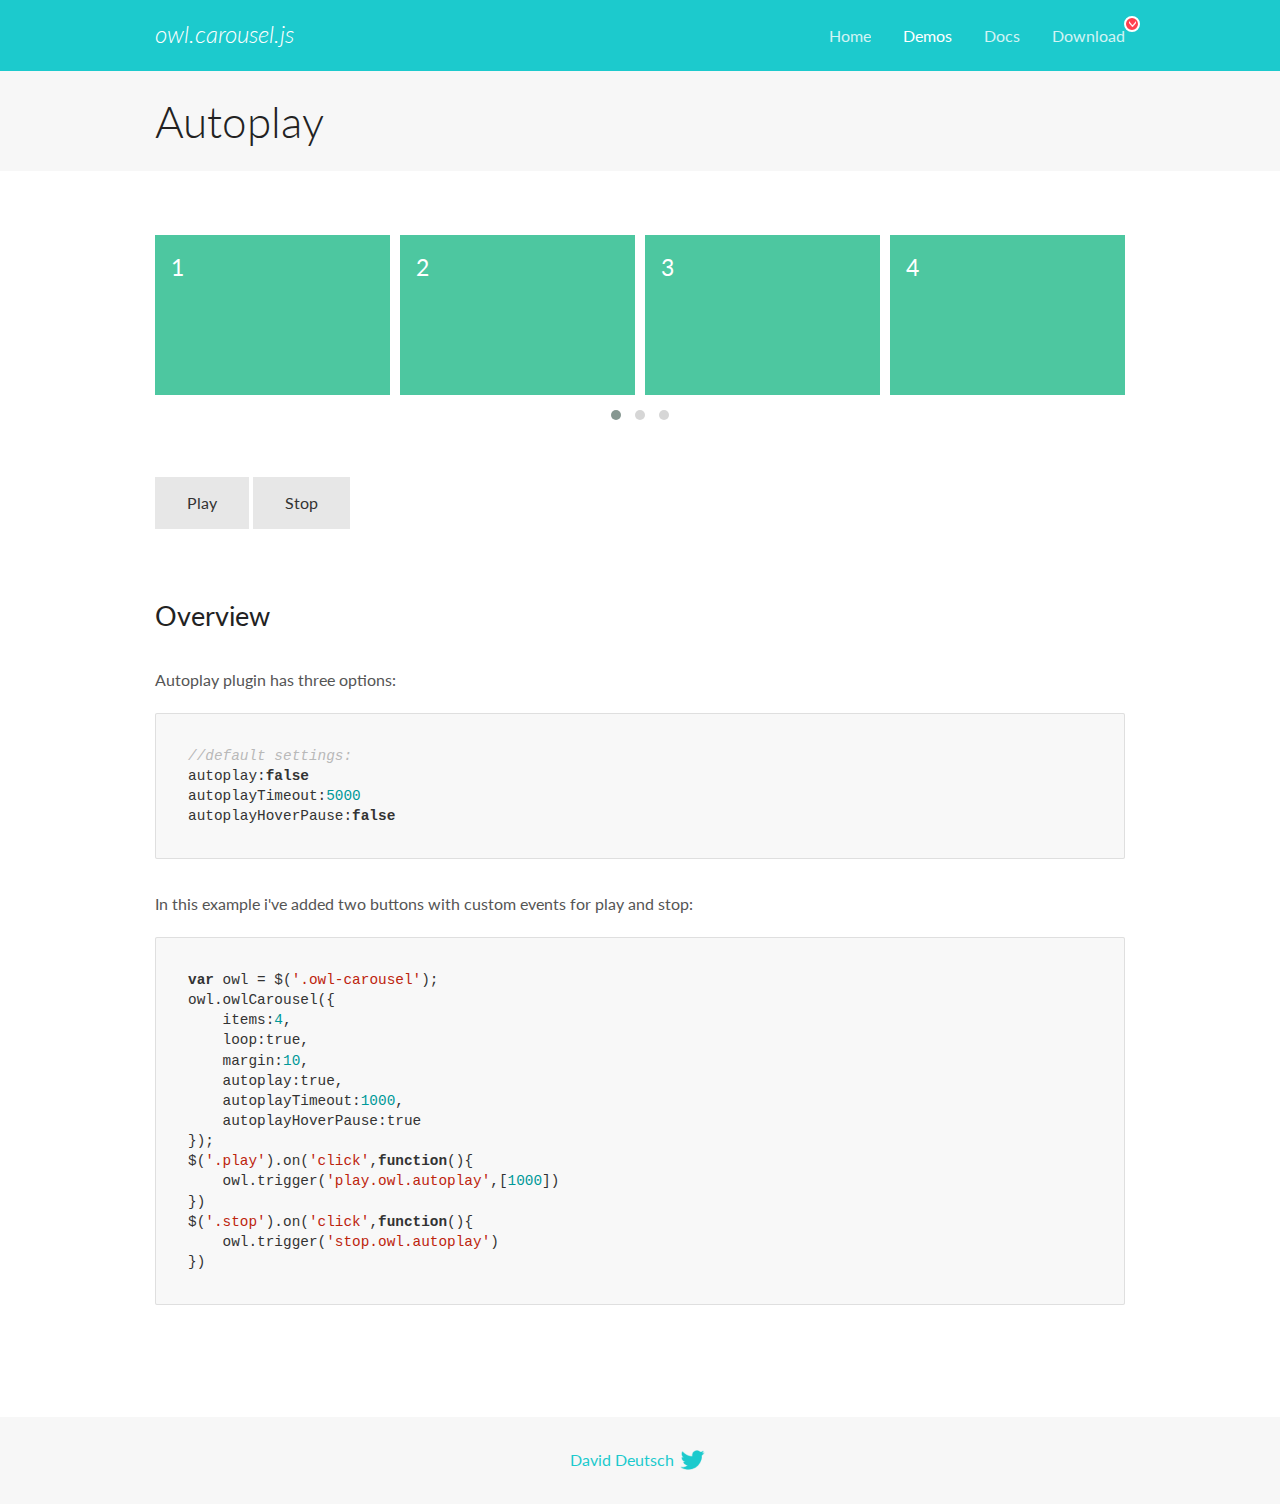
<file: assets/OwlCarousel2-2.3.4/OwlCarousel2-2.3.4/docs/demos/autoplay.html>
<!DOCTYPE html>
<html lang="en">
  <head>

    <!-- head -->
    <meta charset="utf-8">
    <meta name="msapplication-tap-highlight" content="no" />
    <meta name="viewport" content="width=device-width, initial-scale=1.0" />
    <meta name="description" content="Autoplay usage demo">
    <meta name="author" content="David Deutsch">
    <title>
      Autoplay Demo | Owl Carousel | 2.3.4
    </title>

    <!-- Stylesheets -->
    <link href='https://fonts.googleapis.com/css?family=Lato:300,400,700,400italic,300italic' rel='stylesheet' type='text/css'>
    <link rel="stylesheet" href="../assets/css/docs.theme.min.css">

    <!-- Owl Stylesheets -->
    <link rel="stylesheet" href="../assets/owlcarousel/assets/owl.carousel.min.css">
    <link rel="stylesheet" href="../assets/owlcarousel/assets/owl.theme.default.min.css">

    <!-- HTML5 shim and Respond.js IE8 support of HTML5 elements and media queries -->

    <!--[if lt IE 9]>
      <script src="https://oss.maxcdn.com/libs/html5shiv/3.7.0/html5shiv.js"></script>
      <script src="https://oss.maxcdn.com/libs/respond.js/1.3.0/respond.min.js"></script>
    <![endif]-->

    <!-- Favicons -->
    <link rel="apple-touch-icon-precomposed" sizes="144x144" href="../assets/ico/apple-touch-icon-144-precomposed.png">
    <link rel="shortcut icon" href="../assets/ico/favicon.png">
    <link rel="shortcut icon" href="favicon.ico">

    <!-- Yeah i know js should not be in header. Its required for demos.-->

    <!-- javascript -->
    <script src="../assets/vendors/jquery.min.js"></script>
    <script src="../assets/owlcarousel/owl.carousel.js"></script>
  </head>
  <body>

    <!-- header -->
    <header class="header">
      <div class="row">
        <div class="large-12 columns">
          <div class="brand left">
            <h3>
              <a href="/OwlCarousel2/">owl.carousel.js</a> 
            </h3>
          </div>
          <a id="toggle-nav" class="right">
            <span></span> <span></span> <span></span> 
          </a> 
          <div class="nav-bar">
            <ul class="clearfix">
              <li> <a href="/OwlCarousel2/index.html">Home</a>  </li>
              <li class="active">
                <a href="/OwlCarousel2/demos/demos.html">Demos</a> 
              </li>
              <li> <a href="/OwlCarousel2/docs/started-welcome.html">Docs</a>  </li>
              <li>
                <a href="https://github.com/OwlCarousel2/OwlCarousel2/archive/2.3.4.zip">Download</a> 
                <span class="download"></span> 
              </li>
            </ul>
          </div>
        </div>
      </div>
    </header>

    <!-- title -->
    <section class="title">
      <div class="row">
        <div class="large-12 columns">
          <h1>Autoplay</h1>
        </div>
      </div>
    </section>

    <!--  Demos -->
    <section id="demos">
      <div class="row">
        <div class="large-12 columns">
          <div class="owl-carousel owl-theme">
            <div class="item">
              <h4>1</h4>
            </div>
            <div class="item">
              <h4>2</h4>
            </div>
            <div class="item">
              <h4>3</h4>
            </div>
            <div class="item">
              <h4>4</h4>
            </div>
            <div class="item">
              <h4>5</h4>
            </div>
            <div class="item">
              <h4>6</h4>
            </div>
            <div class="item">
              <h4>7</h4>
            </div>
            <div class="item">
              <h4>8</h4>
            </div>
            <div class="item">
              <h4>9</h4>
            </div>
            <div class="item">
              <h4>10</h4>
            </div>
            <div class="item">
              <h4>11</h4>
            </div>
            <div class="item">
              <h4>12</h4>
            </div>
          </div>
          <a class="button secondary play">Play</a> 
          <a class="button secondary stop">Stop</a> 
          <h3 id="overview">Overview</h3>
          <p>Autoplay plugin has three options:</p>
          <pre><code>//default settings:
autoplay:false
autoplayTimeout:5000
autoplayHoverPause:false</code></pre>
          <p>In this example i&#39;ve added two buttons with custom events for play and stop:</p>
          <pre><code>var owl = $(&#39;.owl-carousel&#39;);
owl.owlCarousel({
    items:4,
    loop:true,
    margin:10,
    autoplay:true,
    autoplayTimeout:1000,
    autoplayHoverPause:true
});
$(&#39;.play&#39;).on(&#39;click&#39;,function(){
    owl.trigger(&#39;play.owl.autoplay&#39;,[1000])
})
$(&#39;.stop&#39;).on(&#39;click&#39;,function(){
    owl.trigger(&#39;stop.owl.autoplay&#39;)
})</code></pre>
          <script>
            $(document).ready(function() {
              var owl = $('.owl-carousel');
              owl.owlCarousel({
                items: 4,
                loop: true,
                margin: 10,
                autoplay: true,
                autoplayTimeout: 1000,
                autoplayHoverPause: true
              });
              $('.play').on('click', function() {
                owl.trigger('play.owl.autoplay', [1000])
              })
              $('.stop').on('click', function() {
                owl.trigger('stop.owl.autoplay')
              })
            })
          </script>
        </div>
      </div>
    </section>

    <!-- footer -->
    <footer class="footer">
      <div class="row">
        <div class="large-12 columns">
          <h5>
            <a href="/OwlCarousel2/docs/support-contact.html">David Deutsch</a> 
            <a id="custom-tweet-button" href="https://twitter.com/share?url=https://github.com/OwlCarousel2/OwlCarousel2&text=Owl Carousel - This is so awesome! " target="_blank"></a> 
          </h5>
        </div>
      </div>
    </footer>

    <!-- vendors -->
    <script src="../assets/vendors/highlight.js"></script>
    <script src="../assets/js/app.js"></script>
  </body>
</html>
</file>
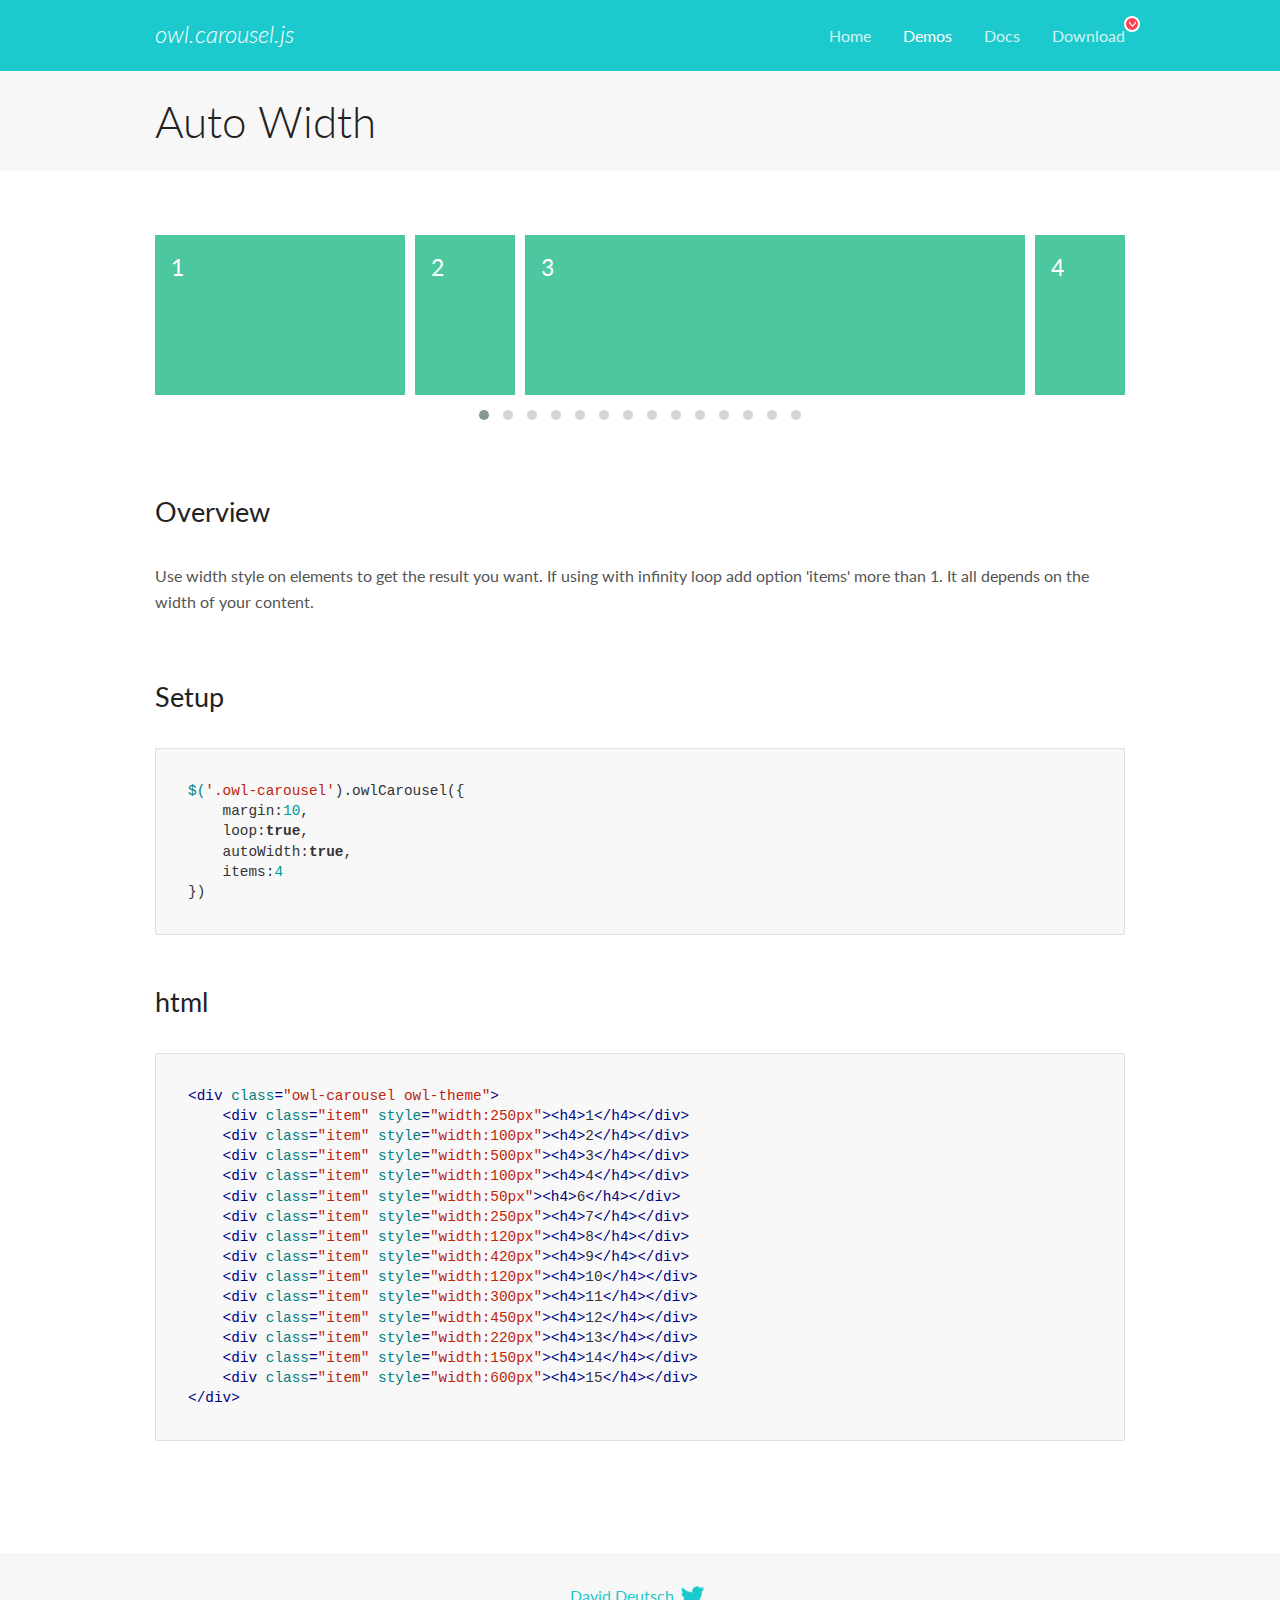
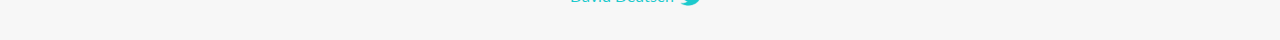
<file: assets/OwlCarousel2-2.3.4/OwlCarousel2-2.3.4/docs/demos/autowidth.html>
<!DOCTYPE html>
<html lang="en">
  <head>

    <!-- head -->
    <meta charset="utf-8">
    <meta name="msapplication-tap-highlight" content="no" />
    <meta name="viewport" content="width=device-width, initial-scale=1.0" />
    <meta name="description" content="Auto Width">
    <meta name="author" content="David Deutsch">
    <title>
      Auto Width Demo | Owl Carousel | 2.3.4
    </title>

    <!-- Stylesheets -->
    <link href='https://fonts.googleapis.com/css?family=Lato:300,400,700,400italic,300italic' rel='stylesheet' type='text/css'>
    <link rel="stylesheet" href="../assets/css/docs.theme.min.css">

    <!-- Owl Stylesheets -->
    <link rel="stylesheet" href="../assets/owlcarousel/assets/owl.carousel.min.css">
    <link rel="stylesheet" href="../assets/owlcarousel/assets/owl.theme.default.min.css">

    <!-- HTML5 shim and Respond.js IE8 support of HTML5 elements and media queries -->

    <!--[if lt IE 9]>
      <script src="https://oss.maxcdn.com/libs/html5shiv/3.7.0/html5shiv.js"></script>
      <script src="https://oss.maxcdn.com/libs/respond.js/1.3.0/respond.min.js"></script>
    <![endif]-->

    <!-- Favicons -->
    <link rel="apple-touch-icon-precomposed" sizes="144x144" href="../assets/ico/apple-touch-icon-144-precomposed.png">
    <link rel="shortcut icon" href="../assets/ico/favicon.png">
    <link rel="shortcut icon" href="favicon.ico">

    <!-- Yeah i know js should not be in header. Its required for demos.-->

    <!-- javascript -->
    <script src="../assets/vendors/jquery.min.js"></script>
    <script src="../assets/owlcarousel/owl.carousel.js"></script>
  </head>
  <body>

    <!-- header -->
    <header class="header">
      <div class="row">
        <div class="large-12 columns">
          <div class="brand left">
            <h3>
              <a href="/OwlCarousel2/">owl.carousel.js</a> 
            </h3>
          </div>
          <a id="toggle-nav" class="right">
            <span></span> <span></span> <span></span> 
          </a> 
          <div class="nav-bar">
            <ul class="clearfix">
              <li> <a href="/OwlCarousel2/index.html">Home</a>  </li>
              <li class="active">
                <a href="/OwlCarousel2/demos/demos.html">Demos</a> 
              </li>
              <li> <a href="/OwlCarousel2/docs/started-welcome.html">Docs</a>  </li>
              <li>
                <a href="https://github.com/OwlCarousel2/OwlCarousel2/archive/2.3.4.zip">Download</a> 
                <span class="download"></span> 
              </li>
            </ul>
          </div>
        </div>
      </div>
    </header>

    <!-- title -->
    <section class="title">
      <div class="row">
        <div class="large-12 columns">
          <h1>Auto Width</h1>
        </div>
      </div>
    </section>

    <!--  Demos -->
    <section id="demos">
      <div class="row">
        <div class="large-12 columns">
          <div class="owl-carousel owl-theme">
            <div class="item" style="width:250px">
              <h4>1</h4>
            </div>
            <div class="item" style="width:100px">
              <h4>2</h4>
            </div>
            <div class="item" style="width:500px">
              <h4>3</h4>
            </div>
            <div class="item" style="width:100px">
              <h4>4</h4>
            </div>
            <div class="item" style="width:50px">
              <h4>6</h4>
            </div>
            <div class="item" style="width:250px">
              <h4>7</h4>
            </div>
            <div class="item" style="width:120px">
              <h4>8</h4>
            </div>
            <div class="item" style="width:420px">
              <h4>9</h4>
            </div>
            <div class="item" style="width:120px">
              <h4>10</h4>
            </div>
            <div class="item" style="width:300px">
              <h4>11</h4>
            </div>
            <div class="item" style="width:450px">
              <h4>12</h4>
            </div>
            <div class="item" style="width:220px">
              <h4>13</h4>
            </div>
            <div class="item" style="width:150px">
              <h4>14</h4>
            </div>
            <div class="item" style="width:600px">
              <h4>15</h4>
            </div>
          </div>
          <h3 id="overview">Overview</h3>
          <p>Use width style on elements to get the result you want. If using with infinity loop add option &#39;items&#39; more than 1. It all depends on the width of your content.</p>
          <h3 id="setup">Setup</h3>
          <pre><code>$(&#39;.owl-carousel&#39;).owlCarousel({
    margin:10,
    loop:true,
    autoWidth:true,
    items:4
})</code></pre>
          <h3 id="html">html</h3>
          <pre><code>&lt;div class=&quot;owl-carousel owl-theme&quot;&gt;
    &lt;div class=&quot;item&quot; style=&quot;width:250px&quot;&gt;&lt;h4&gt;1&lt;/h4&gt;&lt;/div&gt;
    &lt;div class=&quot;item&quot; style=&quot;width:100px&quot;&gt;&lt;h4&gt;2&lt;/h4&gt;&lt;/div&gt;
    &lt;div class=&quot;item&quot; style=&quot;width:500px&quot;&gt;&lt;h4&gt;3&lt;/h4&gt;&lt;/div&gt;
    &lt;div class=&quot;item&quot; style=&quot;width:100px&quot;&gt;&lt;h4&gt;4&lt;/h4&gt;&lt;/div&gt;
    &lt;div class=&quot;item&quot; style=&quot;width:50px&quot;&gt;&lt;h4&gt;6&lt;/h4&gt;&lt;/div&gt;
    &lt;div class=&quot;item&quot; style=&quot;width:250px&quot;&gt;&lt;h4&gt;7&lt;/h4&gt;&lt;/div&gt;
    &lt;div class=&quot;item&quot; style=&quot;width:120px&quot;&gt;&lt;h4&gt;8&lt;/h4&gt;&lt;/div&gt;
    &lt;div class=&quot;item&quot; style=&quot;width:420px&quot;&gt;&lt;h4&gt;9&lt;/h4&gt;&lt;/div&gt;
    &lt;div class=&quot;item&quot; style=&quot;width:120px&quot;&gt;&lt;h4&gt;10&lt;/h4&gt;&lt;/div&gt;
    &lt;div class=&quot;item&quot; style=&quot;width:300px&quot;&gt;&lt;h4&gt;11&lt;/h4&gt;&lt;/div&gt;
    &lt;div class=&quot;item&quot; style=&quot;width:450px&quot;&gt;&lt;h4&gt;12&lt;/h4&gt;&lt;/div&gt;
    &lt;div class=&quot;item&quot; style=&quot;width:220px&quot;&gt;&lt;h4&gt;13&lt;/h4&gt;&lt;/div&gt;
    &lt;div class=&quot;item&quot; style=&quot;width:150px&quot;&gt;&lt;h4&gt;14&lt;/h4&gt;&lt;/div&gt;
    &lt;div class=&quot;item&quot; style=&quot;width:600px&quot;&gt;&lt;h4&gt;15&lt;/h4&gt;&lt;/div&gt;
&lt;/div&gt;</code></pre>
          <script>
            $(document).ready(function() {
              $('.owl-carousel').owlCarousel({
                margin: 10,
                loop: true,
                autoWidth: true,
                items: 4
              })
            })
          </script>
        </div>
      </div>
    </section>

    <!-- footer -->
    <footer class="footer">
      <div class="row">
        <div class="large-12 columns">
          <h5>
            <a href="/OwlCarousel2/docs/support-contact.html">David Deutsch</a> 
            <a id="custom-tweet-button" href="https://twitter.com/share?url=https://github.com/OwlCarousel2/OwlCarousel2&text=Owl Carousel - This is so awesome! " target="_blank"></a> 
          </h5>
        </div>
      </div>
    </footer>

    <!-- vendors -->
    <script src="../assets/vendors/highlight.js"></script>
    <script src="../assets/js/app.js"></script>
  </body>
</html>
</file>
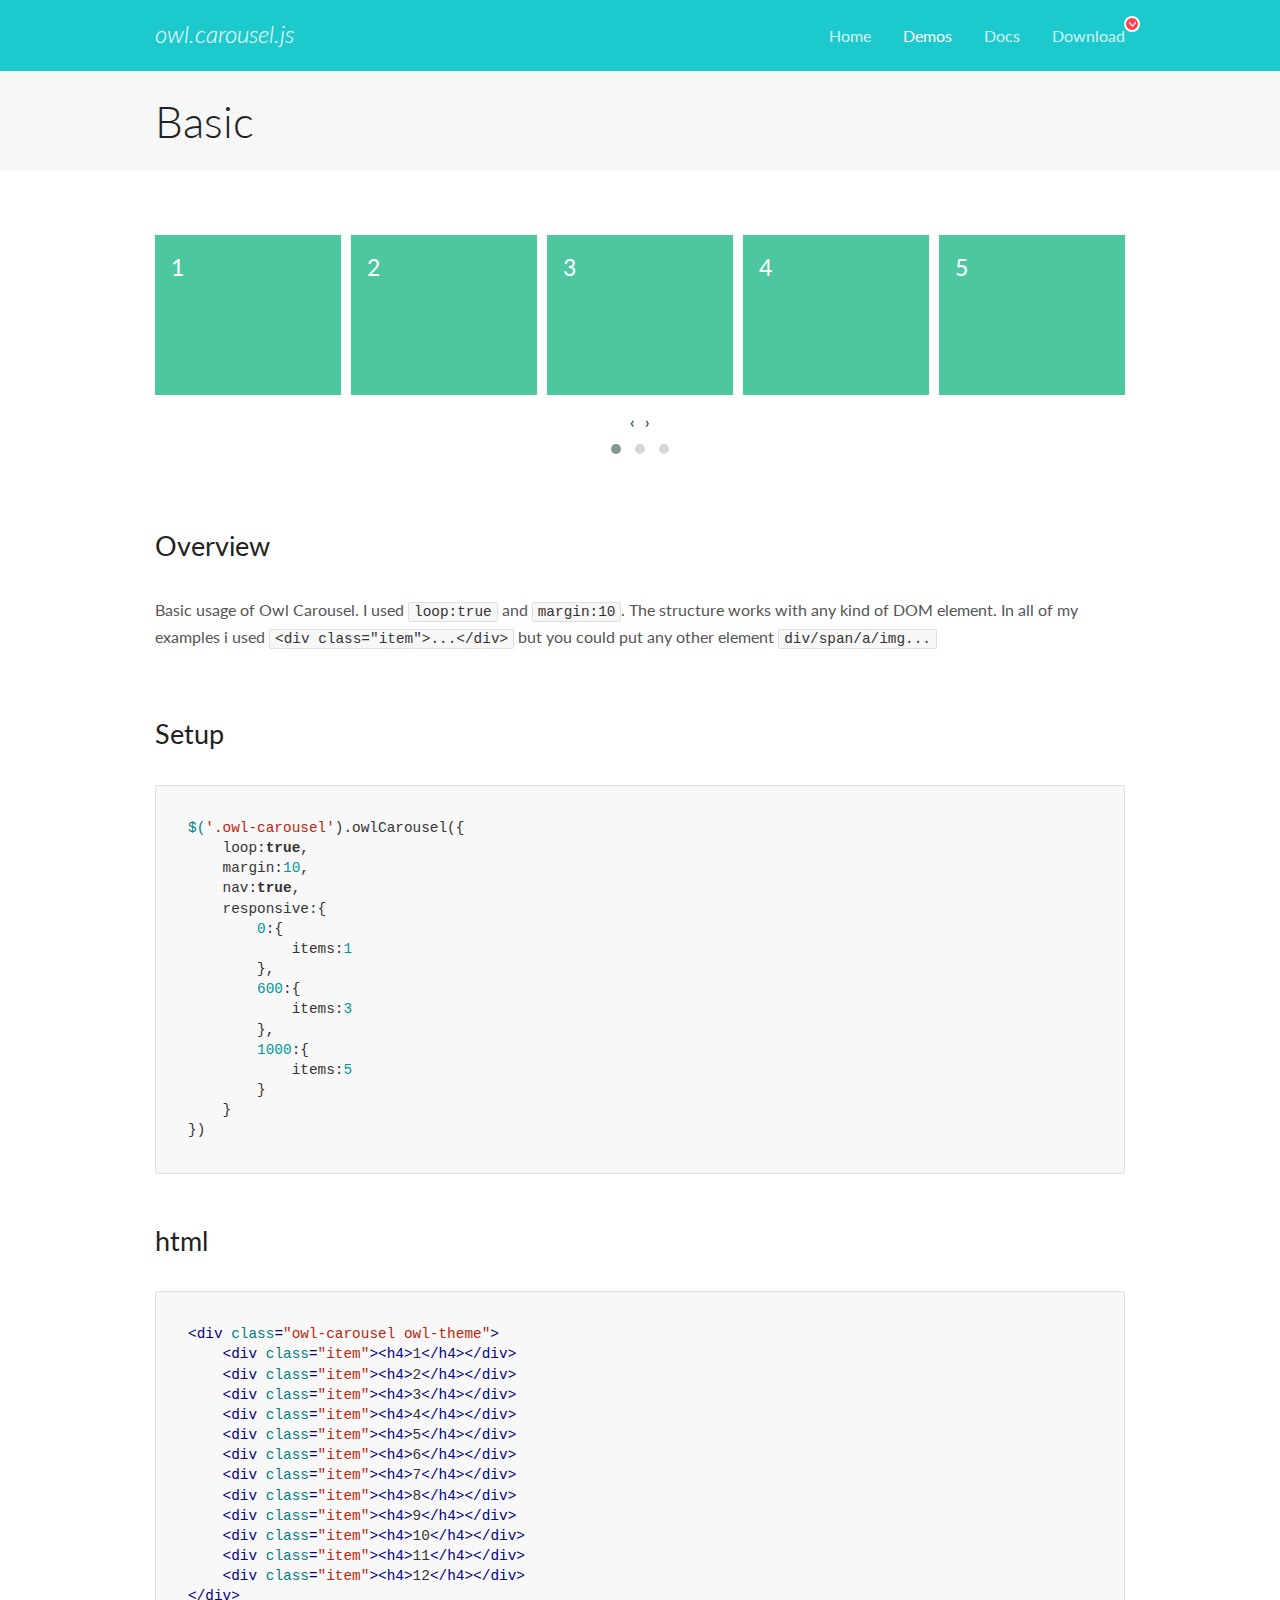
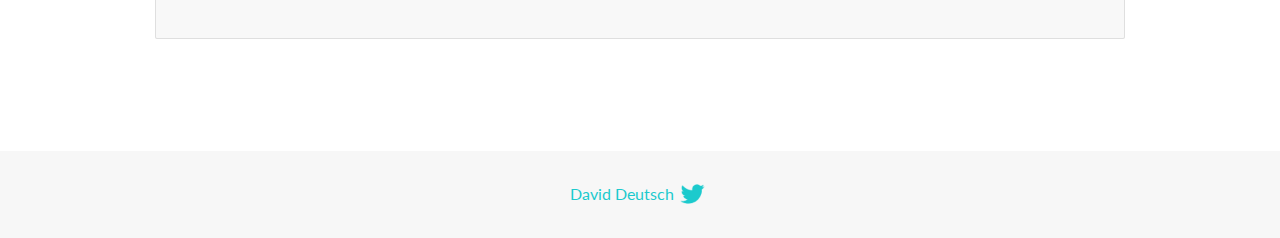
<file: assets/OwlCarousel2-2.3.4/OwlCarousel2-2.3.4/docs/demos/basic.html>
<!DOCTYPE html>
<html lang="en">
  <head>

    <!-- head -->
    <meta charset="utf-8">
    <meta name="msapplication-tap-highlight" content="no" />
    <meta name="viewport" content="width=device-width, initial-scale=1.0" />
    <meta name="description" content="Basic usage demo">
    <meta name="author" content="David Deutsch">
    <title>
      Basic Demo | Owl Carousel | 2.3.4
    </title>

    <!-- Stylesheets -->
    <link href='https://fonts.googleapis.com/css?family=Lato:300,400,700,400italic,300italic' rel='stylesheet' type='text/css'>
    <link rel="stylesheet" href="../assets/css/docs.theme.min.css">

    <!-- Owl Stylesheets -->
    <link rel="stylesheet" href="../assets/owlcarousel/assets/owl.carousel.min.css">
    <link rel="stylesheet" href="../assets/owlcarousel/assets/owl.theme.default.min.css">

    <!-- HTML5 shim and Respond.js IE8 support of HTML5 elements and media queries -->

    <!--[if lt IE 9]>
      <script src="https://oss.maxcdn.com/libs/html5shiv/3.7.0/html5shiv.js"></script>
      <script src="https://oss.maxcdn.com/libs/respond.js/1.3.0/respond.min.js"></script>
    <![endif]-->

    <!-- Favicons -->
    <link rel="apple-touch-icon-precomposed" sizes="144x144" href="../assets/ico/apple-touch-icon-144-precomposed.png">
    <link rel="shortcut icon" href="../assets/ico/favicon.png">
    <link rel="shortcut icon" href="favicon.ico">

    <!-- Yeah i know js should not be in header. Its required for demos.-->

    <!-- javascript -->
    <script src="../assets/vendors/jquery.min.js"></script>
    <script src="../assets/owlcarousel/owl.carousel.js"></script>
  </head>
  <body>

    <!-- header -->
    <header class="header">
      <div class="row">
        <div class="large-12 columns">
          <div class="brand left">
            <h3>
              <a href="/OwlCarousel2/">owl.carousel.js</a> 
            </h3>
          </div>
          <a id="toggle-nav" class="right">
            <span></span> <span></span> <span></span> 
          </a> 
          <div class="nav-bar">
            <ul class="clearfix">
              <li> <a href="/OwlCarousel2/index.html">Home</a>  </li>
              <li class="active">
                <a href="/OwlCarousel2/demos/demos.html">Demos</a> 
              </li>
              <li> <a href="/OwlCarousel2/docs/started-welcome.html">Docs</a>  </li>
              <li>
                <a href="https://github.com/OwlCarousel2/OwlCarousel2/archive/2.3.4.zip">Download</a> 
                <span class="download"></span> 
              </li>
            </ul>
          </div>
        </div>
      </div>
    </header>

    <!-- title -->
    <section class="title">
      <div class="row">
        <div class="large-12 columns">
          <h1>Basic</h1>
        </div>
      </div>
    </section>

    <!--  Demos -->
    <section id="demos">
      <div class="row">
        <div class="large-12 columns">
          <div class="owl-carousel owl-theme">
            <div class="item">
              <h4>1</h4>
            </div>
            <div class="item">
              <h4>2</h4>
            </div>
            <div class="item">
              <h4>3</h4>
            </div>
            <div class="item">
              <h4>4</h4>
            </div>
            <div class="item">
              <h4>5</h4>
            </div>
            <div class="item">
              <h4>6</h4>
            </div>
            <div class="item">
              <h4>7</h4>
            </div>
            <div class="item">
              <h4>8</h4>
            </div>
            <div class="item">
              <h4>9</h4>
            </div>
            <div class="item">
              <h4>10</h4>
            </div>
            <div class="item">
              <h4>11</h4>
            </div>
            <div class="item">
              <h4>12</h4>
            </div>
          </div>
          <h3 id="overview">Overview</h3>
          <p>Basic usage of Owl Carousel. I used <code>loop:true</code> and <code>margin:10</code>. The structure works with any kind of DOM element. In all of my examples i used <code>&lt;div class=&quot;item&quot;&gt;...&lt;/div&gt;</code> but you could
            put any other element <code>div/span/a/img...</code></p>
          <h3 id="setup">Setup</h3>
          <pre><code>$(&#39;.owl-carousel&#39;).owlCarousel({
    loop:true,
    margin:10,
    nav:true,
    responsive:{
        0:{
            items:1
        },
        600:{
            items:3
        },
        1000:{
            items:5
        }
    }
})</code></pre>
          <h3 id="html">html</h3>
          <pre><code>&lt;div class=&quot;owl-carousel owl-theme&quot;&gt;
    &lt;div class=&quot;item&quot;&gt;&lt;h4&gt;1&lt;/h4&gt;&lt;/div&gt;
    &lt;div class=&quot;item&quot;&gt;&lt;h4&gt;2&lt;/h4&gt;&lt;/div&gt;
    &lt;div class=&quot;item&quot;&gt;&lt;h4&gt;3&lt;/h4&gt;&lt;/div&gt;
    &lt;div class=&quot;item&quot;&gt;&lt;h4&gt;4&lt;/h4&gt;&lt;/div&gt;
    &lt;div class=&quot;item&quot;&gt;&lt;h4&gt;5&lt;/h4&gt;&lt;/div&gt;
    &lt;div class=&quot;item&quot;&gt;&lt;h4&gt;6&lt;/h4&gt;&lt;/div&gt;
    &lt;div class=&quot;item&quot;&gt;&lt;h4&gt;7&lt;/h4&gt;&lt;/div&gt;
    &lt;div class=&quot;item&quot;&gt;&lt;h4&gt;8&lt;/h4&gt;&lt;/div&gt;
    &lt;div class=&quot;item&quot;&gt;&lt;h4&gt;9&lt;/h4&gt;&lt;/div&gt;
    &lt;div class=&quot;item&quot;&gt;&lt;h4&gt;10&lt;/h4&gt;&lt;/div&gt;
    &lt;div class=&quot;item&quot;&gt;&lt;h4&gt;11&lt;/h4&gt;&lt;/div&gt;
    &lt;div class=&quot;item&quot;&gt;&lt;h4&gt;12&lt;/h4&gt;&lt;/div&gt;
&lt;/div&gt;</code></pre>
          <script>
            $(document).ready(function() {
              var owl = $('.owl-carousel');
              owl.owlCarousel({
                margin: 10,
                nav: true,
                loop: true,
                responsive: {
                  0: {
                    items: 1
                  },
                  600: {
                    items: 3
                  },
                  1000: {
                    items: 5
                  }
                }
              })
            })
          </script>
        </div>
      </div>
    </section>

    <!-- footer -->
    <footer class="footer">
      <div class="row">
        <div class="large-12 columns">
          <h5>
            <a href="/OwlCarousel2/docs/support-contact.html">David Deutsch</a> 
            <a id="custom-tweet-button" href="https://twitter.com/share?url=https://github.com/OwlCarousel2/OwlCarousel2&text=Owl Carousel - This is so awesome! " target="_blank"></a> 
          </h5>
        </div>
      </div>
    </footer>

    <!-- vendors -->
    <script src="../assets/vendors/highlight.js"></script>
    <script src="../assets/js/app.js"></script>
  </body>
</html>
</file>
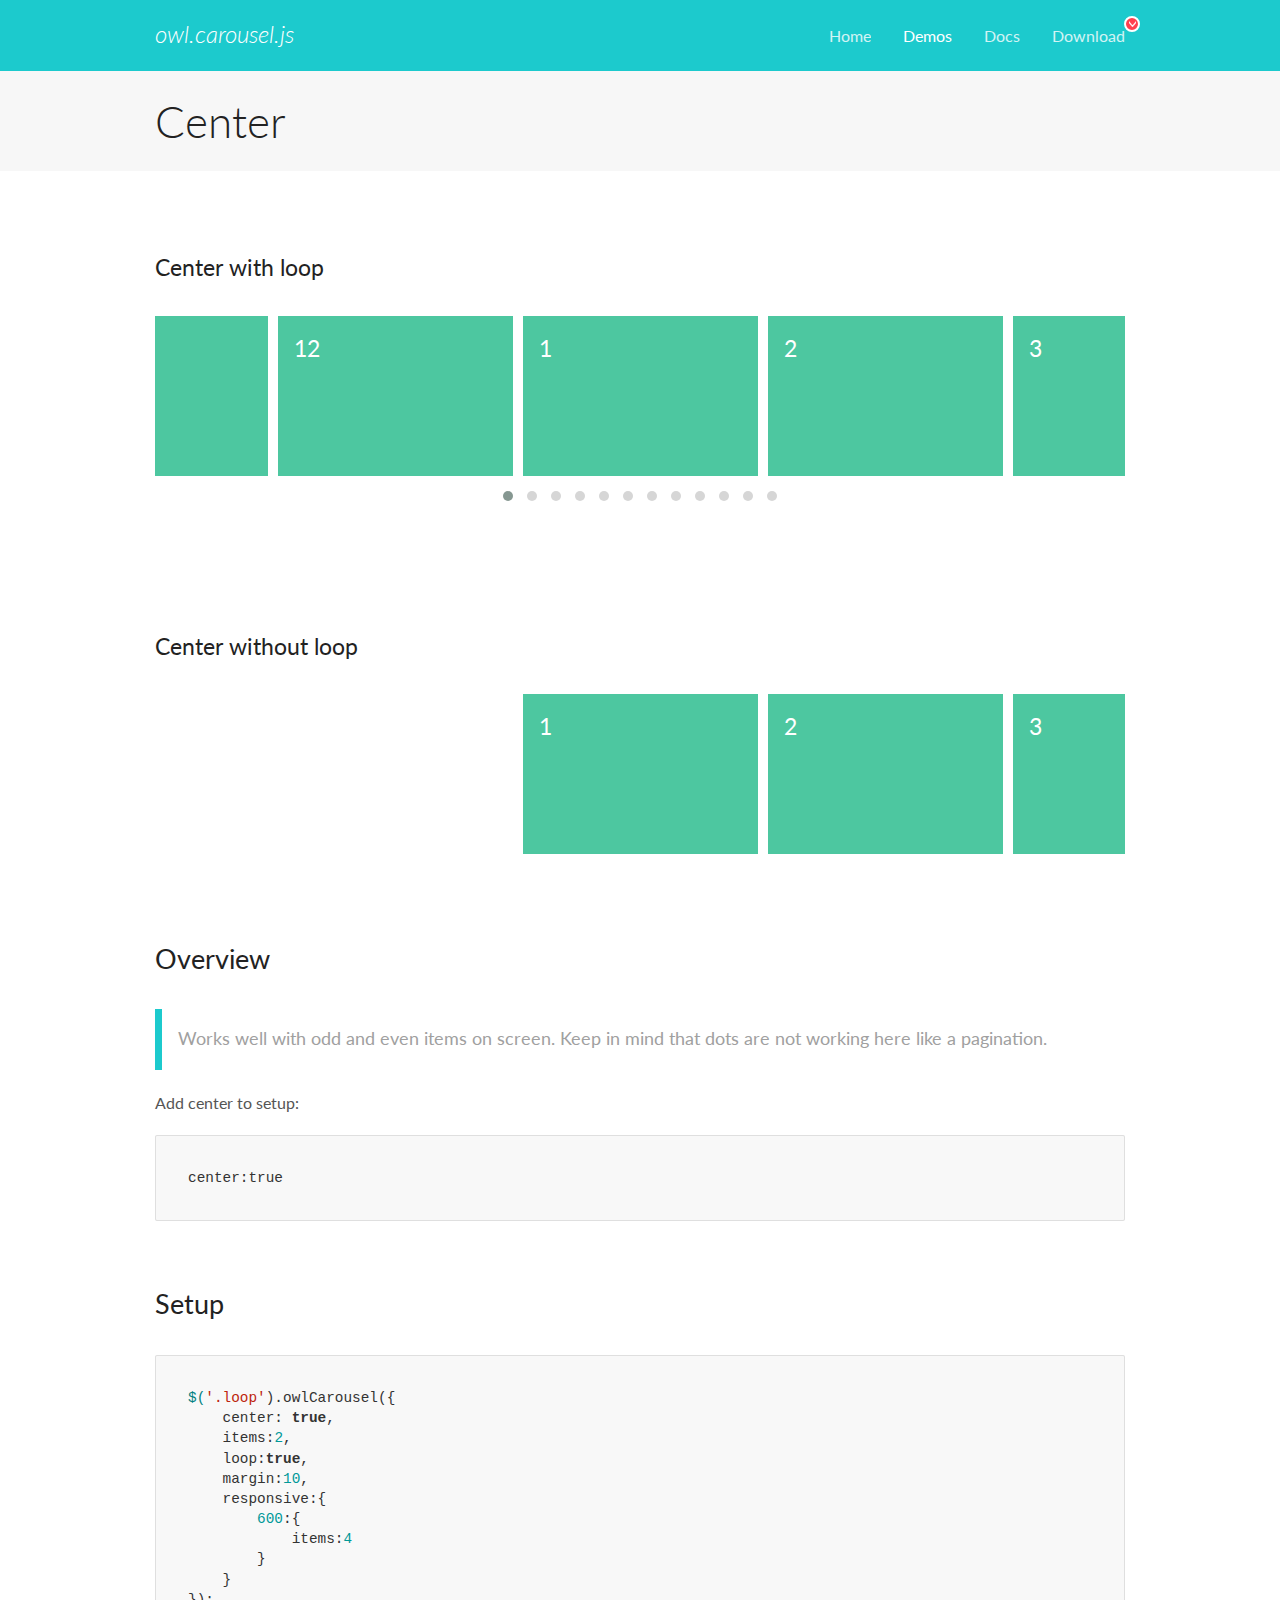
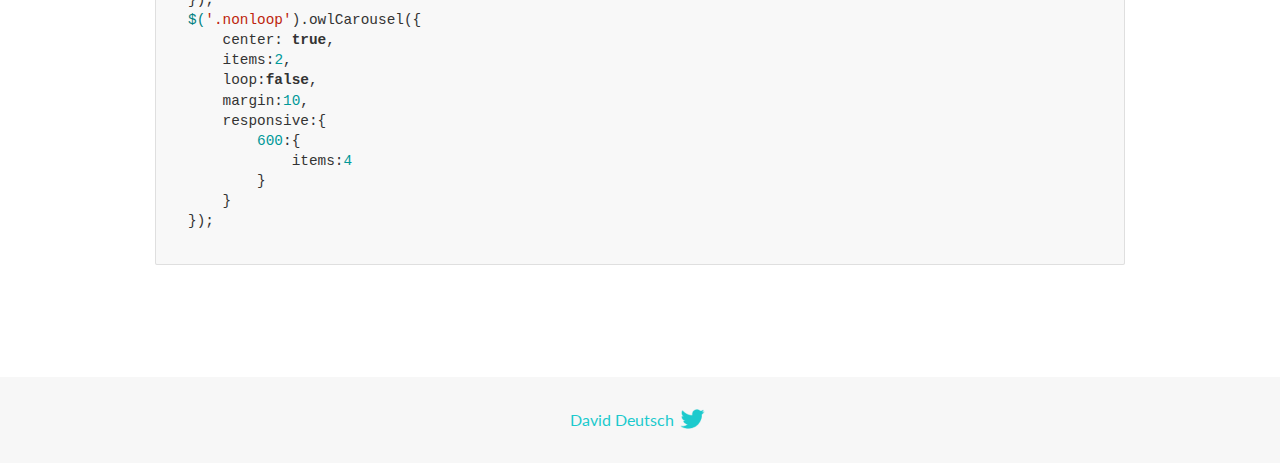
<file: assets/OwlCarousel2-2.3.4/OwlCarousel2-2.3.4/docs/demos/center.html>
<!DOCTYPE html>
<html lang="en">
  <head>

    <!-- head -->
    <meta charset="utf-8">
    <meta name="msapplication-tap-highlight" content="no" />
    <meta name="viewport" content="width=device-width, initial-scale=1.0" />
    <meta name="description" content="Center carousel">
    <meta name="author" content="David Deutsch">
    <title>
      Center Demo | Owl Carousel | 2.3.4
    </title>

    <!-- Stylesheets -->
    <link href='https://fonts.googleapis.com/css?family=Lato:300,400,700,400italic,300italic' rel='stylesheet' type='text/css'>
    <link rel="stylesheet" href="../assets/css/docs.theme.min.css">

    <!-- Owl Stylesheets -->
    <link rel="stylesheet" href="../assets/owlcarousel/assets/owl.carousel.min.css">
    <link rel="stylesheet" href="../assets/owlcarousel/assets/owl.theme.default.min.css">

    <!-- HTML5 shim and Respond.js IE8 support of HTML5 elements and media queries -->

    <!--[if lt IE 9]>
      <script src="https://oss.maxcdn.com/libs/html5shiv/3.7.0/html5shiv.js"></script>
      <script src="https://oss.maxcdn.com/libs/respond.js/1.3.0/respond.min.js"></script>
    <![endif]-->

    <!-- Favicons -->
    <link rel="apple-touch-icon-precomposed" sizes="144x144" href="../assets/ico/apple-touch-icon-144-precomposed.png">
    <link rel="shortcut icon" href="../assets/ico/favicon.png">
    <link rel="shortcut icon" href="favicon.ico">

    <!-- Yeah i know js should not be in header. Its required for demos.-->

    <!-- javascript -->
    <script src="../assets/vendors/jquery.min.js"></script>
    <script src="../assets/owlcarousel/owl.carousel.js"></script>
  </head>
  <body>

    <!-- header -->
    <header class="header">
      <div class="row">
        <div class="large-12 columns">
          <div class="brand left">
            <h3>
              <a href="/OwlCarousel2/">owl.carousel.js</a> 
            </h3>
          </div>
          <a id="toggle-nav" class="right">
            <span></span> <span></span> <span></span> 
          </a> 
          <div class="nav-bar">
            <ul class="clearfix">
              <li> <a href="/OwlCarousel2/index.html">Home</a>  </li>
              <li class="active">
                <a href="/OwlCarousel2/demos/demos.html">Demos</a> 
              </li>
              <li> <a href="/OwlCarousel2/docs/started-welcome.html">Docs</a>  </li>
              <li>
                <a href="https://github.com/OwlCarousel2/OwlCarousel2/archive/2.3.4.zip">Download</a> 
                <span class="download"></span> 
              </li>
            </ul>
          </div>
        </div>
      </div>
    </header>

    <!-- title -->
    <section class="title">
      <div class="row">
        <div class="large-12 columns">
          <h1>Center</h1>
        </div>
      </div>
    </section>

    <!--  Demos -->
    <section id="demos">
      <div class="row">
        <div class="large-12 columns">
          <h4 id="center-with-loop">Center with loop</h4>
          <div class="loop owl-carousel owl-theme">
            <div class="item">
              <h4>1</h4>
            </div>
            <div class="item">
              <h4>2</h4>
            </div>
            <div class="item">
              <h4>3</h4>
            </div>
            <div class="item">
              <h4>4</h4>
            </div>
            <div class="item">
              <h4>5</h4>
            </div>
            <div class="item">
              <h4>6</h4>
            </div>
            <div class="item">
              <h4>7</h4>
            </div>
            <div class="item">
              <h4>8</h4>
            </div>
            <div class="item">
              <h4>9</h4>
            </div>
            <div class="item">
              <h4>10</h4>
            </div>
            <div class="item">
              <h4>11</h4>
            </div>
            <div class="item">
              <h4>12</h4>
            </div>
          </div>
          <br>
          <h4 id="center-without-loop">Center without loop</h4>
          <div class="nonloop owl-carousel">
            <div class="item">
              <h4>1</h4>
            </div>
            <div class="item">
              <h4>2</h4>
            </div>
            <div class="item">
              <h4>3</h4>
            </div>
            <div class="item">
              <h4>4</h4>
            </div>
            <div class="item">
              <h4>5</h4>
            </div>
            <div class="item">
              <h4>6</h4>
            </div>
            <div class="item">
              <h4>7</h4>
            </div>
            <div class="item">
              <h4>8</h4>
            </div>
            <div class="item">
              <h4>9</h4>
            </div>
            <div class="item">
              <h4>10</h4>
            </div>
            <div class="item">
              <h4>11</h4>
            </div>
            <div class="item">
              <h4>12</h4>
            </div>
          </div>
          <h3 id="overview">Overview</h3>
          <blockquote>
            <p>Works well with odd and even items on screen. Keep in mind that dots are not working here like a pagination.</p>
          </blockquote>
          <p>Add center to setup:</p>
          <pre><code>center:true</code></pre>
          <h3 id="setup">Setup</h3>
          <pre><code>$(&#39;.loop&#39;).owlCarousel({
    center: true,
    items:2,
    loop:true,
    margin:10,
    responsive:{
        600:{
            items:4
        }
    }
});
$(&#39;.nonloop&#39;).owlCarousel({
    center: true,
    items:2,
    loop:false,
    margin:10,
    responsive:{
        600:{
            items:4
        }
    }
});</code></pre>
          <script>
            jQuery(document).ready(function($) {
              $('.loop').owlCarousel({
                center: true,
                items: 2,
                loop: true,
                margin: 10,
                responsive: {
                  600: {
                    items: 4
                  }
                }
              });
              $('.nonloop').owlCarousel({
                center: true,
                items: 2,
                loop: false,
                margin: 10,
                responsive: {
                  600: {
                    items: 4
                  }
                }
              });
            });
          </script>
        </div>
      </div>
    </section>

    <!-- footer -->
    <footer class="footer">
      <div class="row">
        <div class="large-12 columns">
          <h5>
            <a href="/OwlCarousel2/docs/support-contact.html">David Deutsch</a> 
            <a id="custom-tweet-button" href="https://twitter.com/share?url=https://github.com/OwlCarousel2/OwlCarousel2&text=Owl Carousel - This is so awesome! " target="_blank"></a> 
          </h5>
        </div>
      </div>
    </footer>

    <!-- vendors -->
    <script src="../assets/vendors/highlight.js"></script>
    <script src="../assets/js/app.js"></script>
  </body>
</html>
</file>
<file: assets/css/custom.css>
* {
    padding: 0 !important;
    margin: 0 !important;
    box-sizing: border-box;
}
/*navbar*/
.show-main-nav {
    z-index: 99;
    position: fixed !important;
    left: 0 !important;
    transition: 0.2s ease !important;
}
.banner-wrap {
    background-color: #661013;
}
.text-main {
    color: #661013;
}
.bg-main {

    background-color: #61100c !important;
}
.top-search-input {
    box-shadow: none;
    outline: none;
    border: none;
    border-radius: 4px 0 0 4px !important;
}
.main-nav .nav-link {
    font-size: .8rem !important;
    font-weight: 700;
}
#navbar-toggler-btn {
    background-color: transparent !important;
    border: none;
    outline: none;
}
#toggler-close-btn {
    color: white !important;
    z-index: 999;
    position: absolute;
    right: 10px;
    cursor: pointer;
    top: 10px;
}
.list-social-icon li:hover .fas {
    color: #e8c24f !important;
}
.list-social-icon li:hover {
    cursor: pointer !important;
}
.sticky-top {
    position: fixed;
    top: 0;
    width: 100%;
    display: flex;
    justify-content: space-around;
    align-items: center;
}
/*navbar*/

/*global css*/
.products .product-card img {
    width: 100% !important;
    height: 100% !important;
}
.rounded-20 {
    border-radius: 20px;
}
.bg-footer {
    background-color: #4f0502 !important;
}
.bg-product-card {
    background-color: #e1decb !important;
}
.text-truncate-sm {

}
.border-main {
    border-color: #661013 !important;
}
.font-weight-500 {
    font-weight: 500 !important;
}
/*global css*/

/*media*/
@media (max-width: 1200px) {
    .main-nav .nav-link {
        font-size: .7rem !important;
    }

    .news-responsive-text-title {
        font-size: 1.7rem !important;
    }

    .introduce-artis .title {
        font-size: 36px !important;
    }

    .introduce-product .image-card {
        min-height: 150px !important;
        max-height: 250px !important;
        overflow: hidden;
    }

    .introduce-product .image-card img {
        min-height: 190px !important;
    }
}

.products .product-card:hover {
    cursor: pointer;
    transition: 0.4s ease;
    background-color: #661013;
}

@media (max-width: 992px) {
    .main-nav .nav-link {
        font-size: .6rem !important;
    }

    .news-responsive-text-title {
        font-size: 1.6rem !important;
    }

    .introduce-product .image-card {
        min-height: 135px !important;
        max-height: 250px !important;
        overflow: hidden;
    }

    .introduce-product .image-card img {
        min-height: 135px !important;
    }
}


@media (max-width: 768px) {
    .main-nav .nav-link {
        font-size: .7rem !important;
    }

    .news-responsive-text-title {
        font-size: 1.5rem !important;
    }

    .main-nav {
        position: fixed !important;
        top: 0;
        width: 70vw !important;
        left: -1000px;
        height: 100vh;
        transition: 0.2s ease;
    }

    #main-sidebar {

    }

    .introduce-artis .title {
        font-size: 36px;
    }

    .introduce-artis .sub-title {
        font-size: 18px;
    }

    .introduce-artis .desc {
        font-size: 12px;
        letter-spacing: 1.5px;
    }
}

@media (max-width: 576px) {
    .text-truncate-sm {
        overflow: hidden;
        text-overflow: ellipsis;
        white-space: nowrap;
    }

    .main-nav .nav-link {
        font-size: .6rem !important;
    }

    .news-responsive-text-title {
        font-size: 1.3rem !important;
    }

    .avatar-wraper {
        min-width: 215px !important;
        max-width: 215px !important;
        min-height: 215px !important;
        max-height: 215px !important;
        padding: 0 !important;
    }
}
/*media*/
</file>
